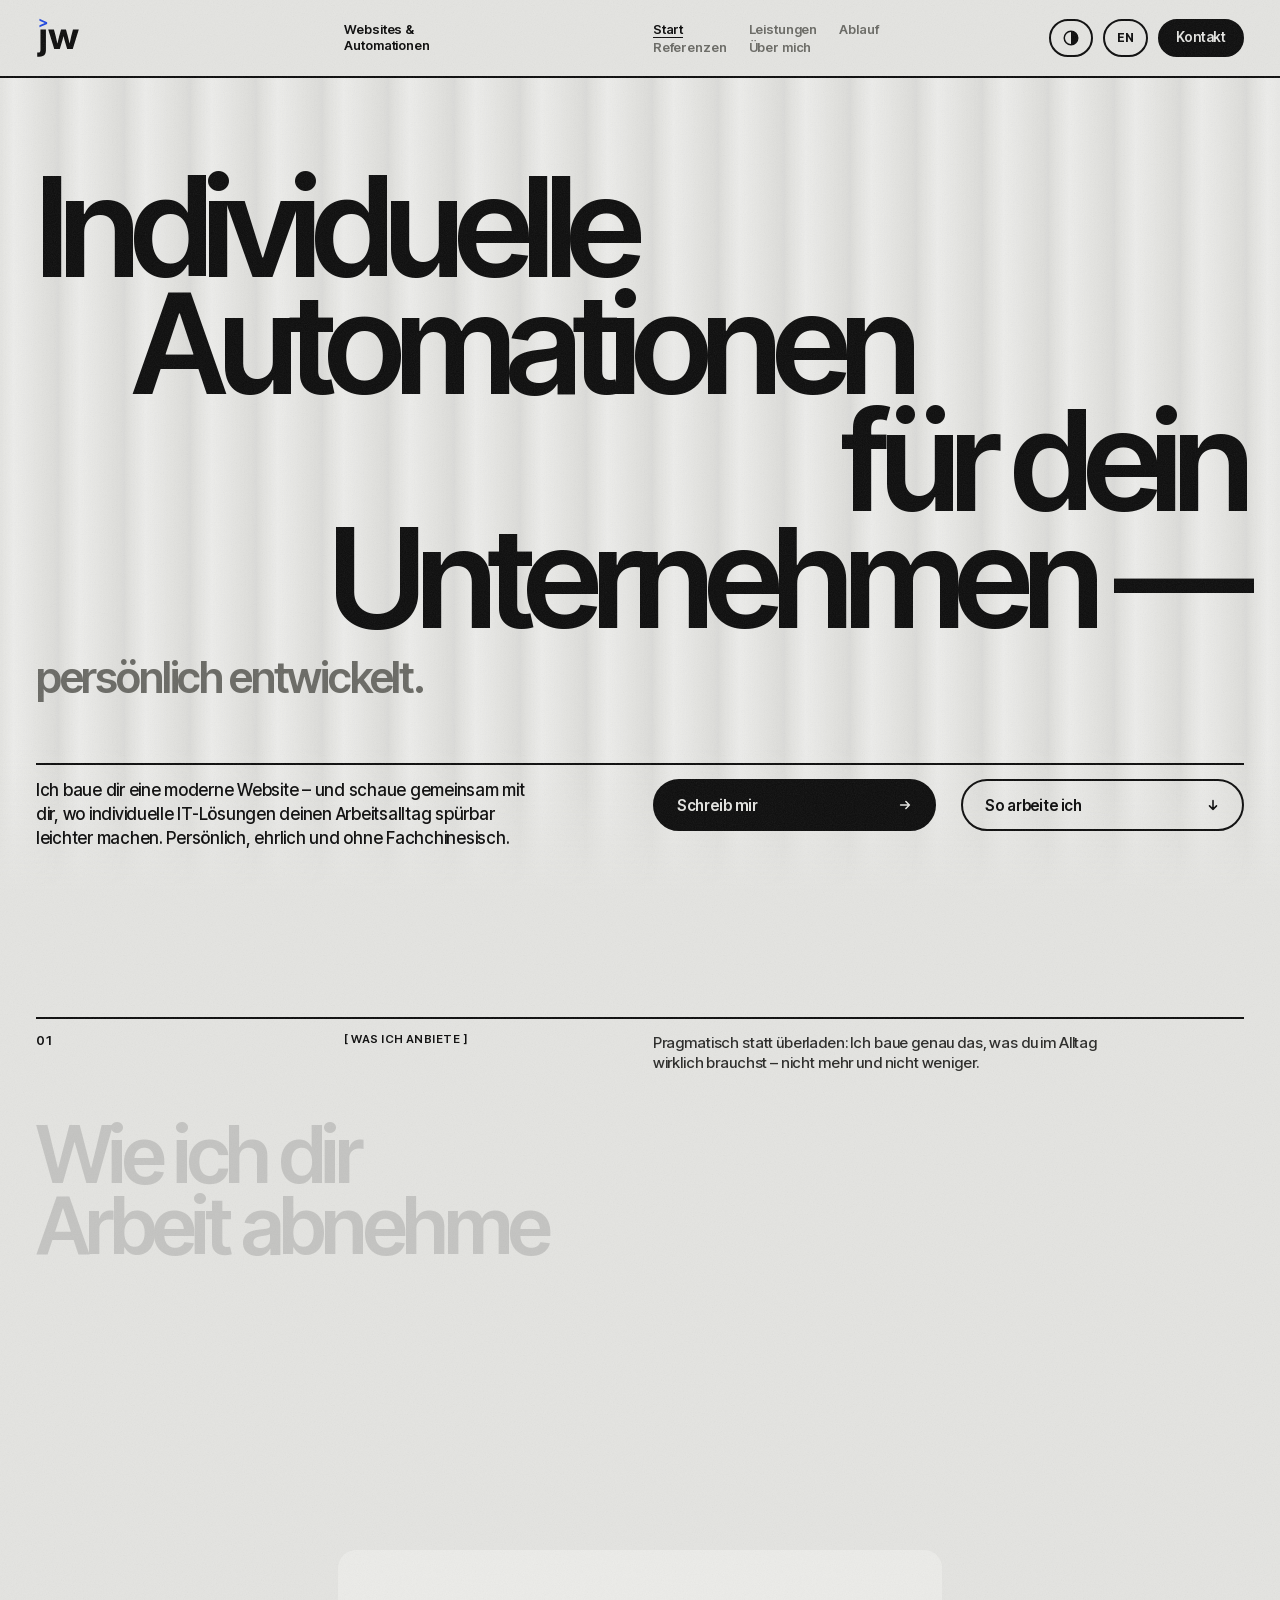
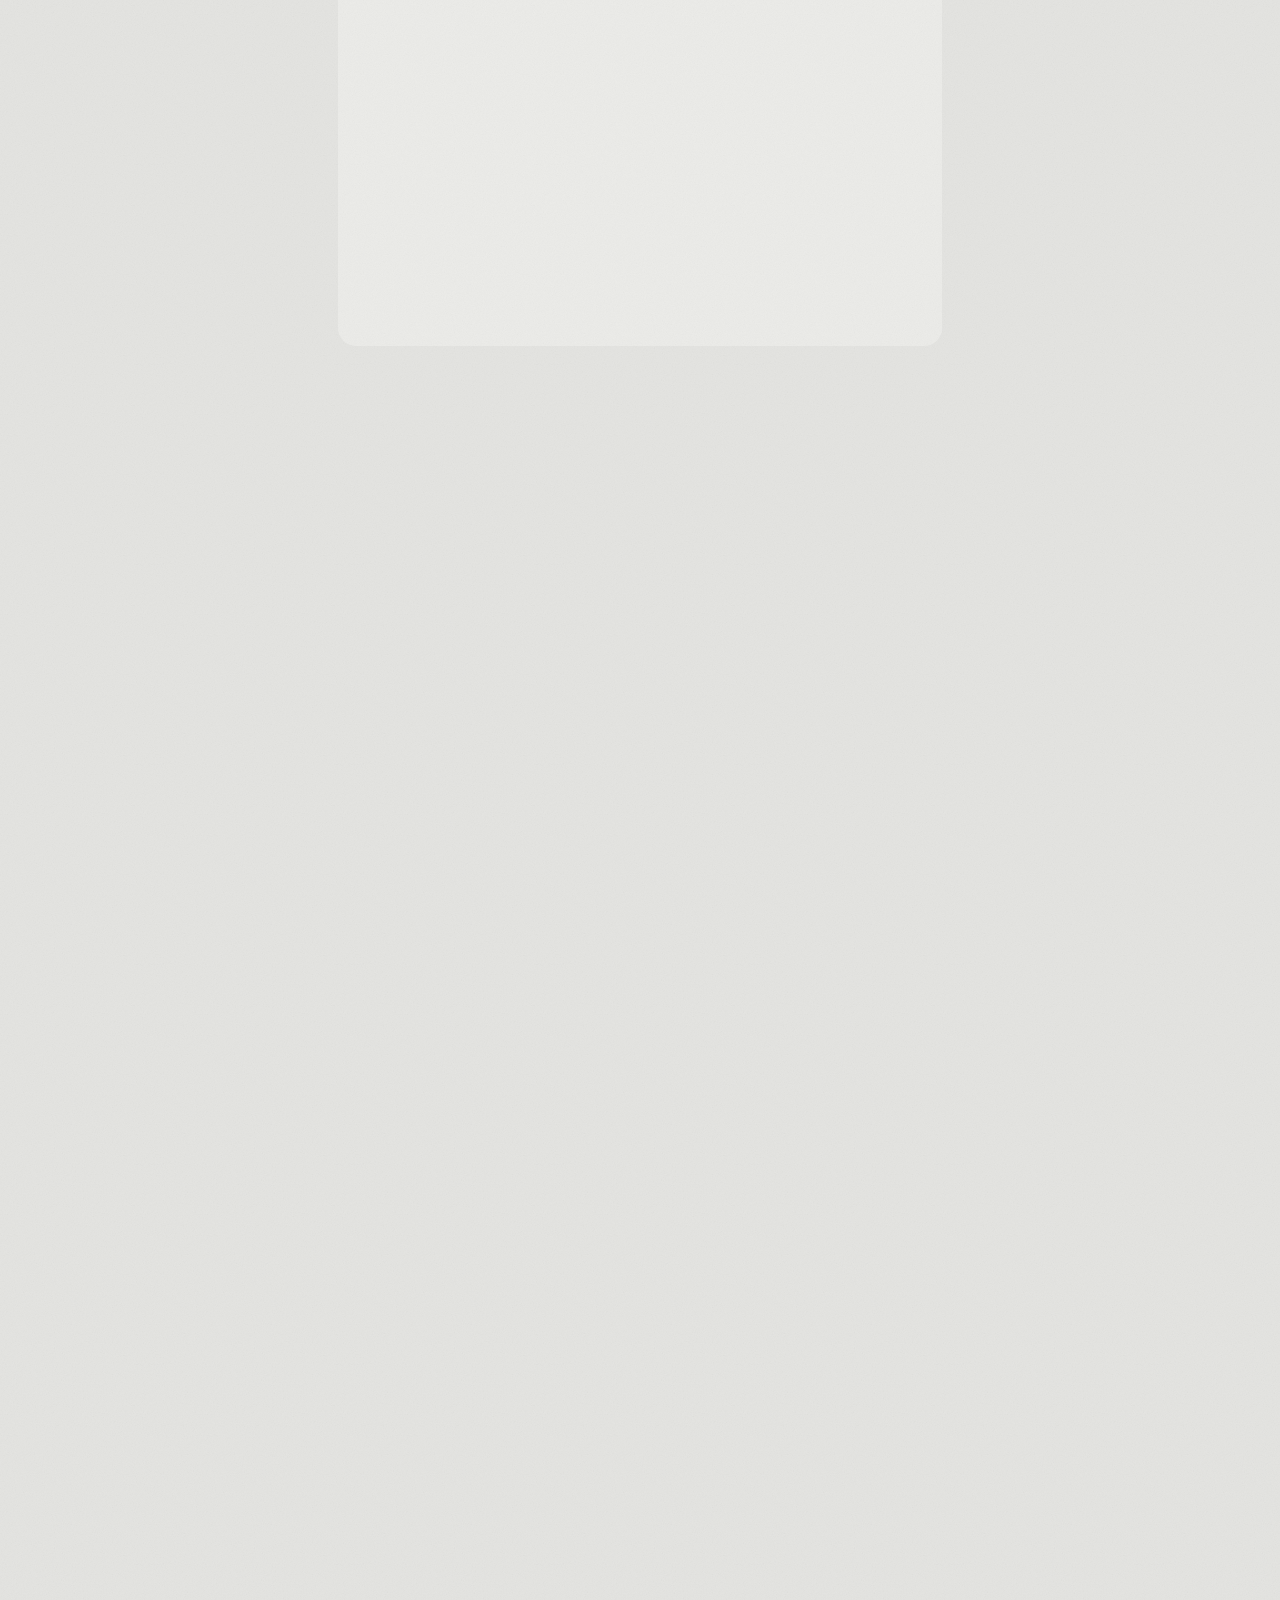
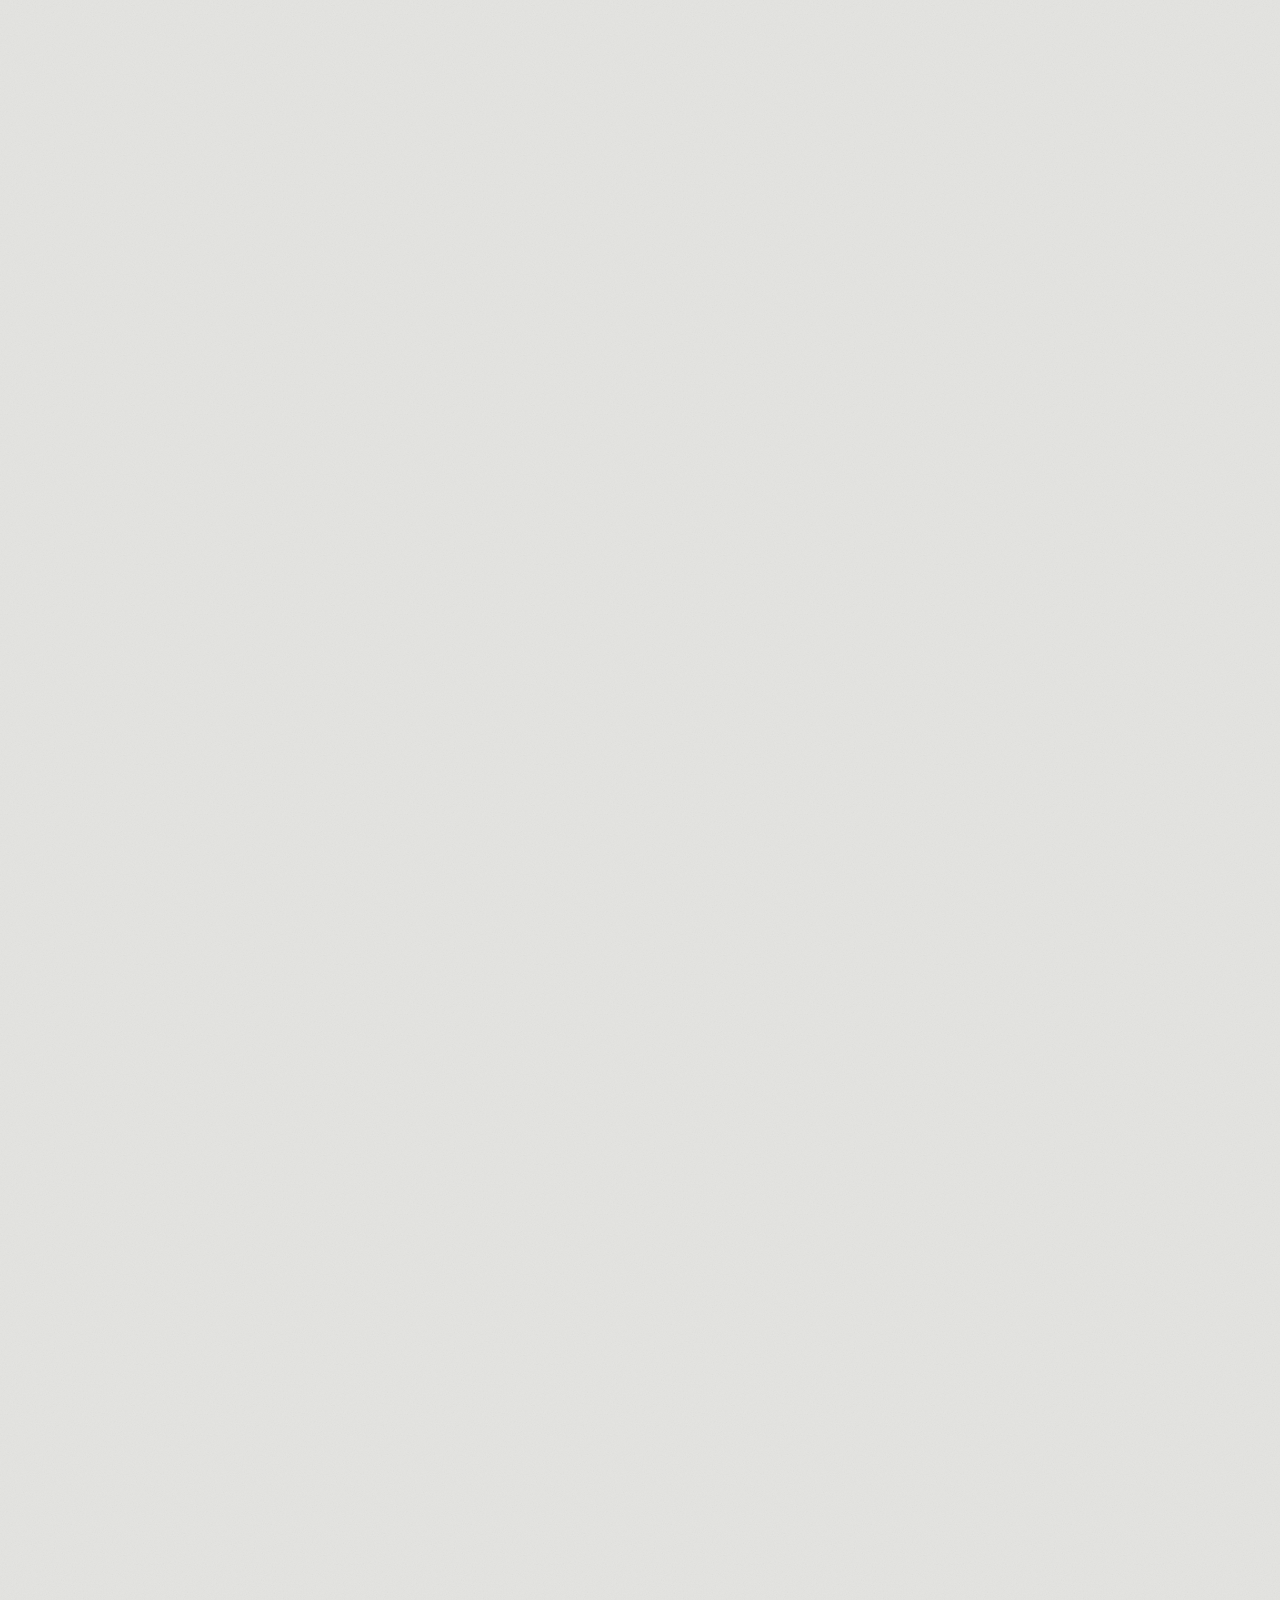
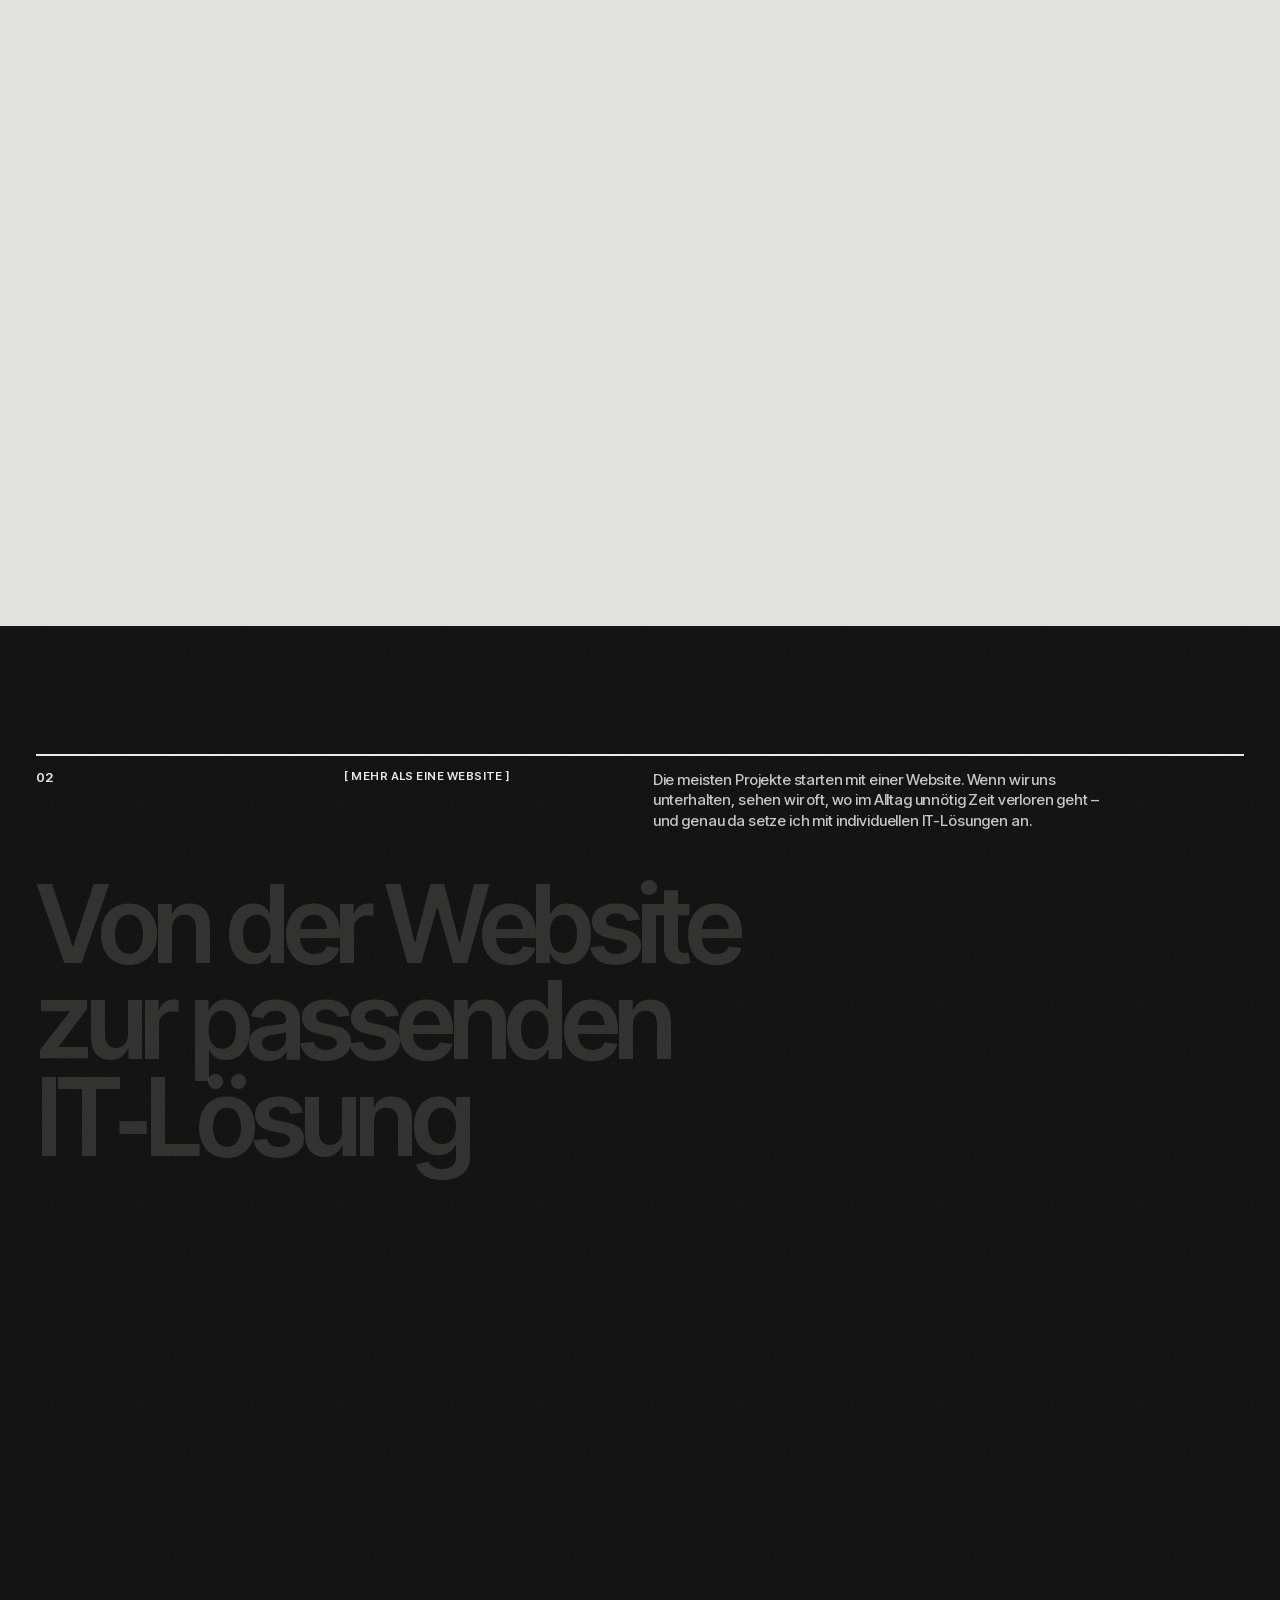
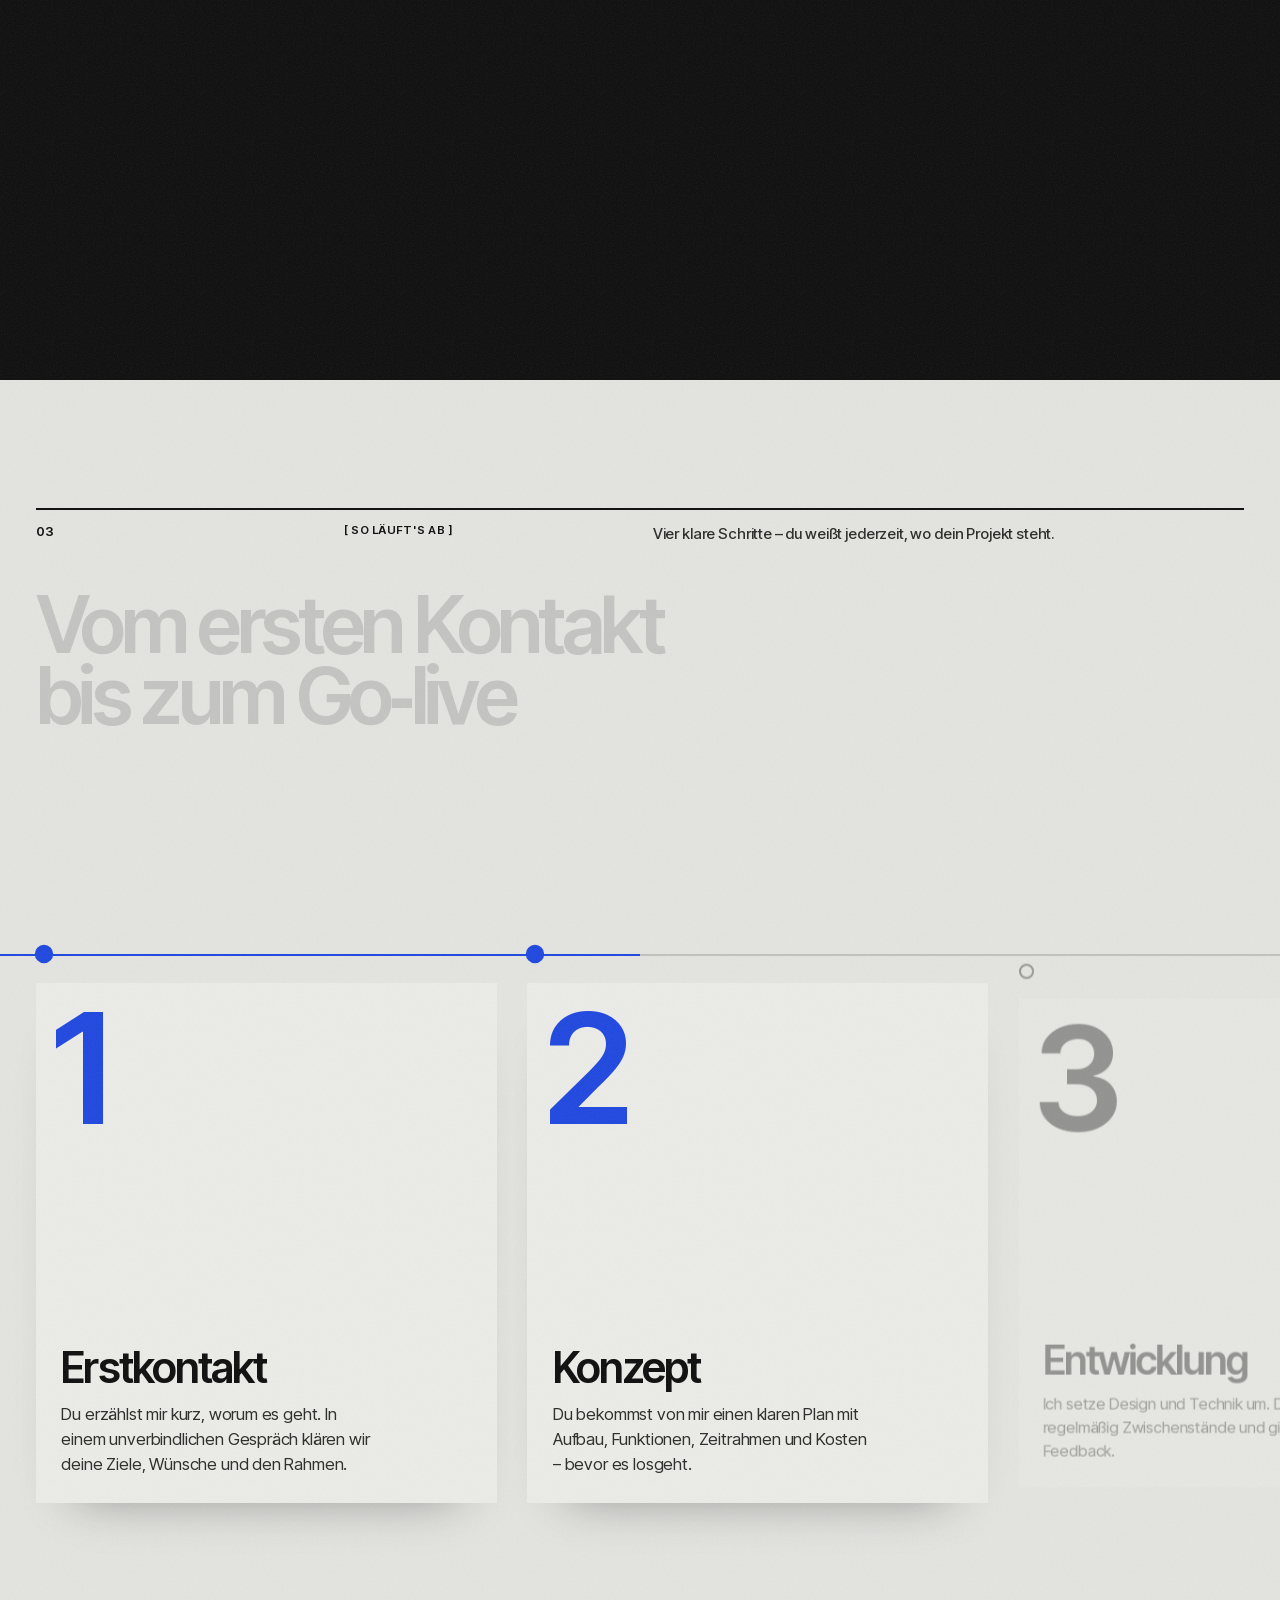
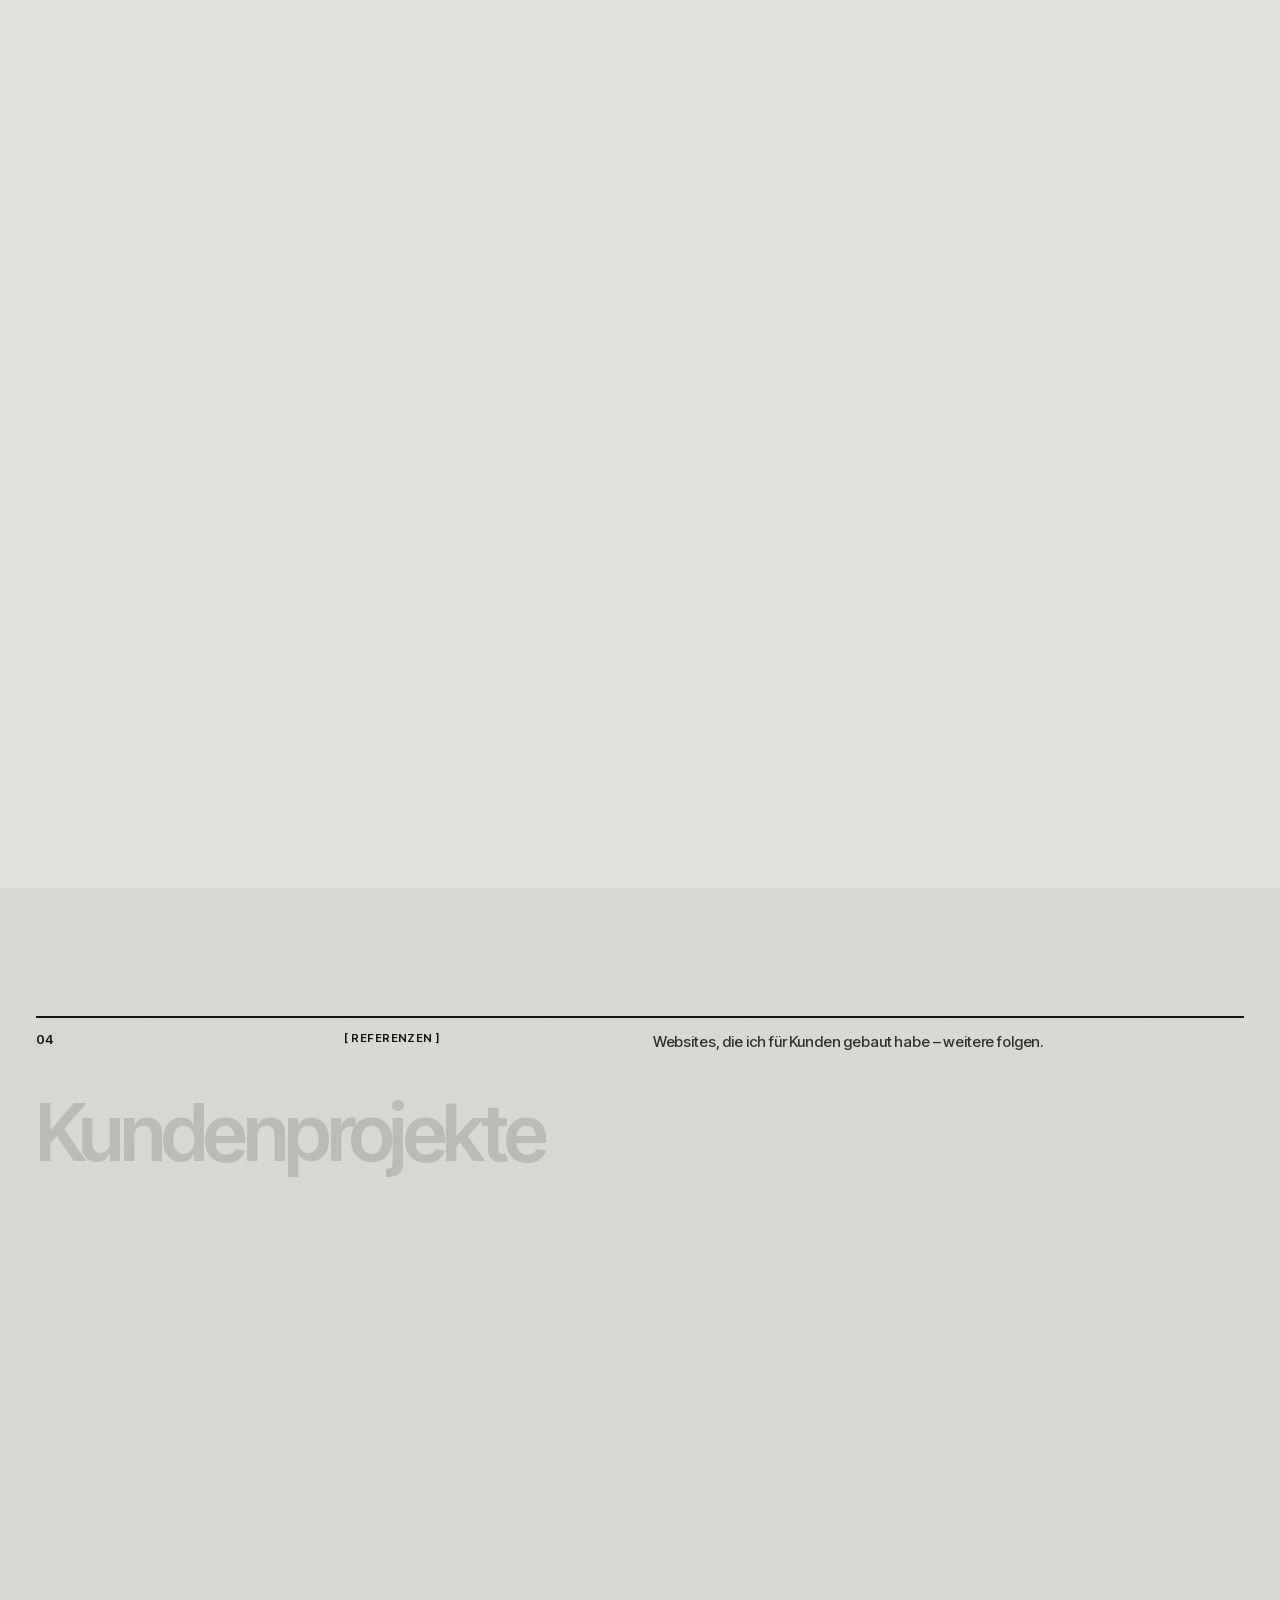
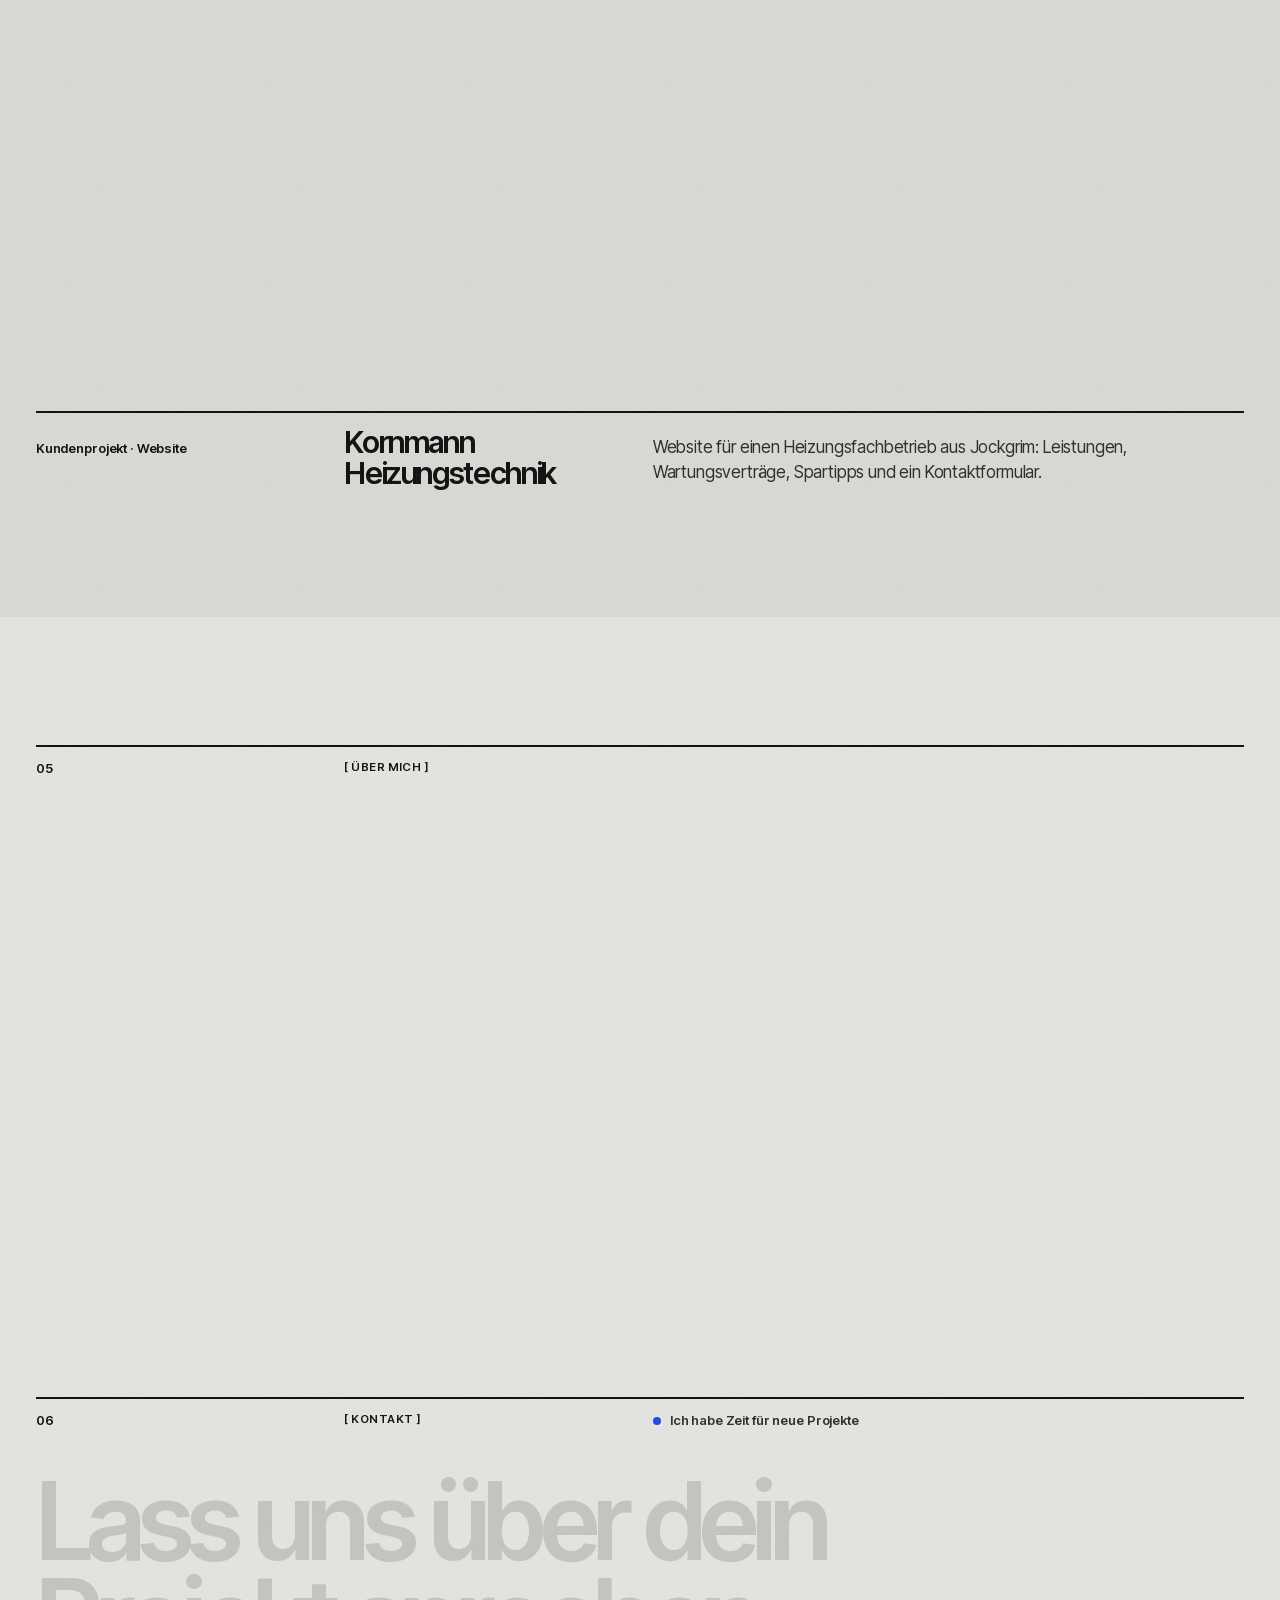
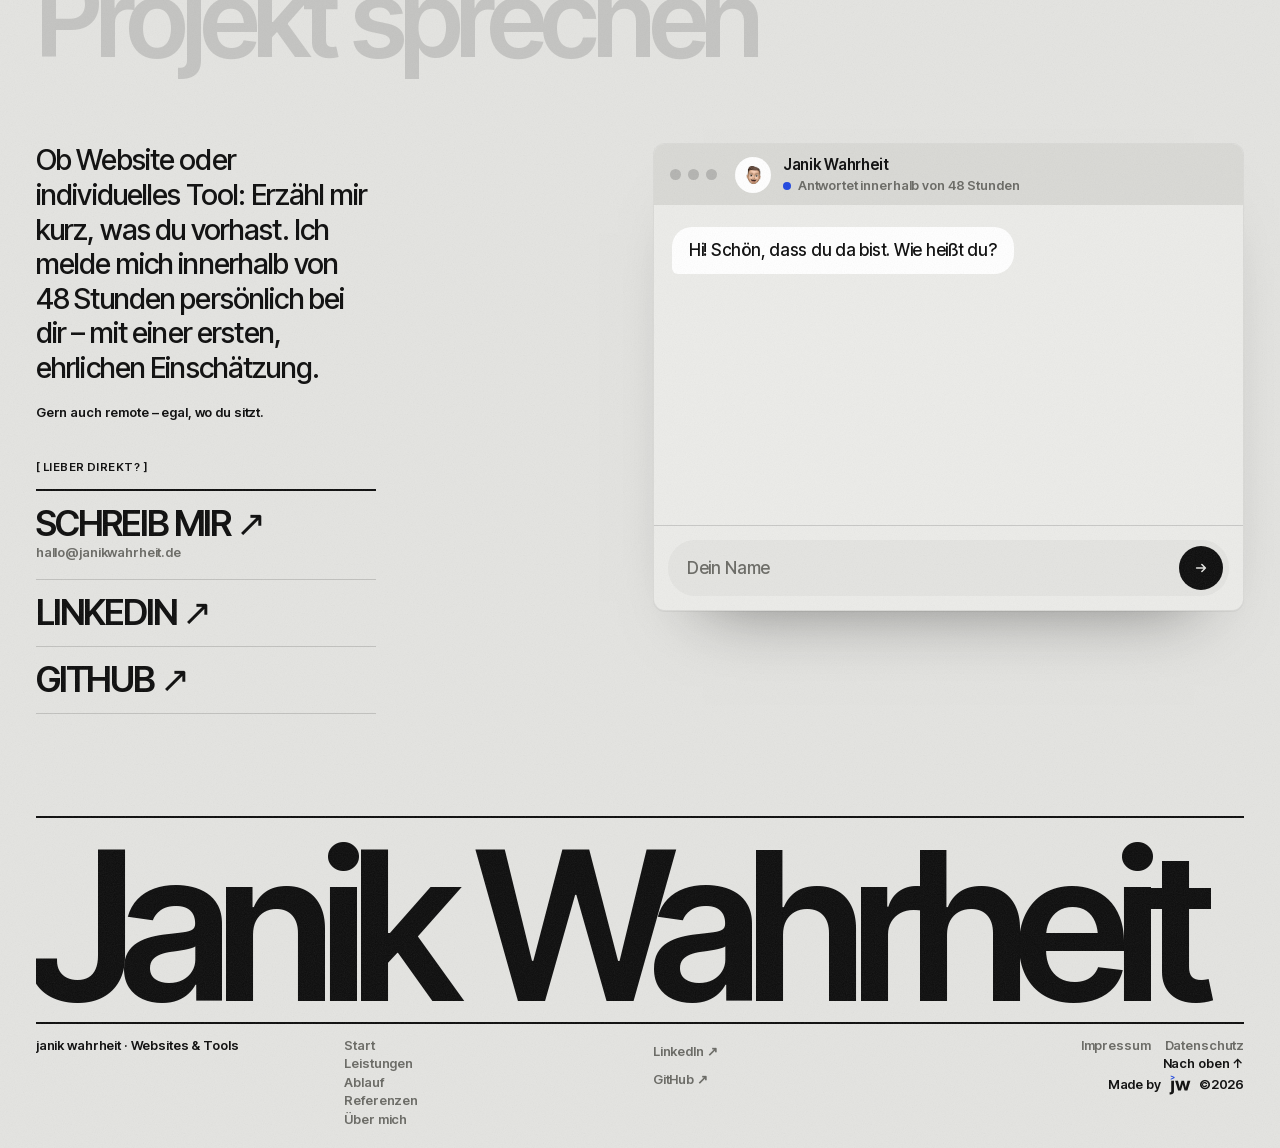
<file: index.html>
<!DOCTYPE html>
<html lang="de">

<head>
  <meta charset="UTF-8">
  <meta name="viewport" content="width=device-width, initial-scale=1.0, viewport-fit=cover">
  <title data-i18n-title="home.title">Janik Wahrheit — Websites &amp; IT-Lösungen</title>
  <meta name="description" data-i18n-content="home.meta_desc"
    content="Ich baue Websites und individuelle IT-Lösungen für kleine Unternehmen und Selbstständige – persönlich, verständlich und direkt mit mir.">
  <meta name="theme-color" content="#E4E4E1">
  <link rel="icon" type="image/svg+xml" href="assets/img/favicon.svg">
  <link rel="stylesheet" href="css/style.css?v=20261118">
  <script src="js/theme.js?v=20261118"></script>
  <script>document.documentElement.classList.add("js");</script>
</head>

<body>
  <svg width="0" height="0" style="position:absolute" aria-hidden="true" focusable="false">
    <symbol id="jw-mark" viewBox="650 690 1700 1540">
      <g transform="translate(448.824415 559.140952)" style="fill:var(--jw-ink,currentColor)">
        <path
          d="M373.634,570.579L584.409,570.579L584.409,1390.892C584.409,1442.636 574.321,1486.31 554.146,1521.914C533.97,1557.518 504.419,1584.458 465.492,1602.734C426.566,1621.011 378.619,1630.149 321.653,1630.149L247.597,1630.149L247.597,1463.523L291.034,1463.523C320.466,1463.523 341.591,1456.165 354.408,1441.449C367.226,1426.733 373.634,1403.472 373.634,1371.666L373.634,570.579Z" />
        <path
          d="M906.268,1332.501L673.419,570.579L894.163,570.579L963.234,840.456C976.526,894.099 989.581,950.235 1002.398,1008.862C1015.216,1067.49 1027.796,1126.948 1040.138,1187.238L1013.079,1187.238C1026.372,1127.423 1040.138,1068.083 1054.38,1009.218C1068.621,950.353 1082.626,894.099 1096.392,840.456L1169.024,570.579L1359.149,570.579L1430.356,840.456C1444.598,894.099 1458.721,950.235 1472.725,1008.862C1486.729,1067.49 1500.377,1126.948 1513.669,1187.238L1485.898,1187.238C1498.716,1126.948 1511.415,1067.609 1523.995,1009.218C1536.575,950.828 1549.273,894.574 1562.091,840.456L1630.45,570.579L1854.754,570.579L1621.193,1332.501L1404.722,1332.501L1317.136,1032.005C1308.591,1002.572 1300.284,971.834 1292.214,939.791C1284.143,907.747 1276.192,875.348 1268.359,842.592C1260.526,809.837 1252.575,778.031 1244.504,747.174L1283.669,747.174C1275.598,778.031 1267.528,809.837 1259.458,842.592C1251.388,875.348 1243.318,907.747 1235.247,939.791C1227.177,971.834 1218.87,1002.572 1210.325,1032.005L1122.027,1332.501L906.268,1332.501Z" />
      </g>
      <path style="fill:var(--jw-chev,#1F47E0)" d="M783 720L1080 850V922L783 1052V971L990 886L783 801Z" />
    </symbol>
  </svg>

  <a class="skip-link" href="#main" data-i18n="common.skip_link">Zum Inhalt springen</a>

  <header class="mast" id="top">
    <div class="wrap mast-inner">
      <a class="brand" href="index.html" aria-label="Janik Wahrheit">
        <svg class="mark" viewBox="0 0 1700 1540" aria-hidden="true" focusable="false">
          <use href="#jw-mark" />
        </svg>
      </a>
      <p class="mast-tag t-xs" data-i18n="common.tagline">Websites &amp; Automationen</p>
      <nav class="nav" id="nav">
        <a href="index.html" class="active"><span data-i18n="common.nav_home">Start</span></a>
        <a href="index.html#services"><span data-i18n="common.nav_services">Leistungen</span></a>
        <a href="index.html#process"><span data-i18n="common.nav_process">Ablauf</span></a>
        <a href="index.html#work"><span data-i18n="common.nav_work">Referenzen</span></a>
        <a href="aboutme/index.html"><span data-i18n="common.nav_about">Über mich</span></a>
        <a class="nav-contact" href="#contact-form"><span data-i18n="common.nav_contact_btn">Kontakt</span></a>
      </nav>
      <div class="mast-actions">
        <button class="theme-toggle" id="theme-toggle" type="button" aria-pressed="false" aria-label="Dunkles Design" data-i18n-attr="aria-label:common.theme_toggle_aria"><svg viewBox="0 0 24 24" aria-hidden="true" focusable="false"><circle cx="12" cy="12" r="9" /><path d="M12 3a9 9 0 0 1 0 18z" /></svg></button>
        <button class="lang-toggle" id="lang-toggle" type="button" aria-label="Switch to English">EN</button>
        <a class="btn btn-ink btn-sm mast-cta" href="#contact-form"><span
            data-i18n="common.nav_contact_btn">Kontakt</span></a>
        <button class="nav-toggle" id="nav-toggle" type="button" aria-label="Menü öffnen"
          data-i18n-attr="aria-label:common.nav_toggle_aria" aria-expanded="false" aria-controls="nav">
          <span></span><span></span>
        </button>
      </div>
    </div>
  </header>

  <main id="main">

    <!-- HERO — poster #1 -->
    <section class="hero flutes" id="hero" aria-label="Einleitung" data-i18n-attr="aria-label:home.hero_aria">
      <div class="wrap">
        <div class="hero-title" data-glass-area>
          <h1 class="display" data-i18n-html="home.hero_h1"><span class="l l1">Individuelle</span> <span
              class="l l2"><span class="rotator"
                data-words="Websites|Automationen|Dashboards|Web-Apps">Websites</span></span> <span class="l l3">für
              dein</span> <span class="l l4">Unternehmen&nbsp;—</span> <span class="l l5 accent-text">persönlich
              entwickelt.</span></h1>
          <div class="blur-lens" aria-hidden="true"></div>
        </div>

        <div class="foot-row g4">
          <p class="hero-sub" data-i18n="home.hero_sub">Ich baue dir eine moderne Website – und schaue gemeinsam mit
            dir, wo individuelle IT-Lösungen deinen Arbeitsalltag spürbar leichter machen. Persönlich, ehrlich und ohne
            Fachchinesisch.</p>
          <a class="btn btn-ink" href="#contact-form"><span data-i18n="home.hero_cta_primary">Schreib mir</span><svg
              class="arr" viewBox="0 0 16 16" aria-hidden="true">
              <path d="M3 8h10M9 4l4 4-4 4" />
            </svg></a>
          <a class="btn btn-line" href="#process"><span data-i18n="home.hero_cta_secondary">So arbeite ich</span><svg
              class="arr arr-down" viewBox="0 0 16 16" aria-hidden="true">
              <path d="M8 3v10M4 9l4 4 4-4" />
            </svg></a>
        </div>
      </div>
    </section>

    <!-- SERVICES -->
    <section class="sec" id="services">
      <div class="wrap">
        <header class="sec-head g4">
          <span class="t-xs sec-num">01</span>
          <span class="t-br" data-i18n="home.services_eyebrow">Was ich anbiete</span>
          <p class="t-sm sec-sub" data-i18n="home.services_sub">Pragmatisch statt überladen: Ich baue genau das, was du
            im Alltag wirklich brauchst – nicht mehr und nicht weniger.</p>
        </header>
        <h2 class="h2" data-i18n="home.services_h2">Wie ich dir Arbeit abnehme</h2>

      </div>

      <!-- zoom scene: the stage pins, each service panel zooms in to fill it -->
      <div class="zoom-track" data-zoom style="--n:4">
        <div class="zoom-stage">

          <article class="zpanel zpanel--grey">
            <div class="zpanel-head"><span class="t-xs">01 / 04</span><span class="t-br"
                data-i18n="home.services_eyebrow">Was ich anbiete</span></div>
            <h3 class="zpanel-title" data-i18n="home.service1_title">Websites</h3>
            <div class="zpanel-visual" aria-hidden="true">
              <svg class="zv zv-web" viewBox="0 0 400 260">
                <rect x="1" y="1" width="398" height="258" rx="10" class="frame" />
                <path d="M1 34h398" class="frame" />
                <circle cx="20" cy="17.5" r="4" class="dim" />
                <circle cx="34" cy="17.5" r="4" class="dim" />
                <circle cx="48" cy="17.5" r="4" class="dim" />
                <rect x="120" y="10" width="160" height="15" rx="7.5" class="soft" />
                <rect x="28" y="62" width="170" height="16" rx="3" class="ink" />
                <rect x="28" y="86" width="120" height="16" rx="3" class="ink" />
                <rect x="28" y="116" width="190" height="7" rx="3.5" class="dim" />
                <rect x="28" y="130" width="150" height="7" rx="3.5" class="dim" />
                <rect x="28" y="152" width="92" height="26" rx="13" class="accent" />
                <rect x="244" y="58" width="128" height="122" rx="6" class="tint" />
                <circle cx="308" cy="119" r="26" class="accent" />
                <rect x="28" y="200" width="104" height="38" rx="6" class="soft" />
                <rect x="148" y="200" width="104" height="38" rx="6" class="soft" />
                <rect x="268" y="200" width="104" height="38" rx="6" class="soft" />
              </svg>
            </div>
            <p class="zpanel-text" data-i18n="home.service1_desc">Schnelle, saubere Websites, die auf dem Handy genauso
              gut funktionieren wie am Laptop und klar zeigen, was du anbietest – von der einfachen Landingpage bis zur
              kompletten Seite für deinen Betrieb.</p>
          </article>

          <article class="zpanel zpanel--blue">
            <div class="zpanel-head"><span class="t-xs">02 / 04</span><span class="t-xs status"><span class="dot"
                  aria-hidden="true"></span><span data-i18n="home.demo_live">läuft</span></span></div>
            <h3 class="zpanel-title" data-i18n="home.service0_title">Automationen</h3>
            <div class="zpanel-visual" aria-hidden="true">
              <svg class="zv zv-flow" viewBox="0 0 400 260">
                <path d="M68 70H332V190H68" class="track" />
                <path d="M68 70H332V190H68" class="pulse" pathLength="100" />
                <g class="node">
                  <rect x="40" y="42" width="56" height="56" rx="12" />
                  <path d="M54 60h28v20H54zM54 61l14 10 14-10" />
                </g>
                <g class="node">
                  <rect x="304" y="42" width="56" height="56" rx="12" />
                  <circle cx="332" cy="70" r="8" />
                  <path d="M332 52v6M332 82v6M314 70h6M344 70h6M319 57l4 4M341 79l4 4M345 57l-4 4M323 79l-4 4" />
                </g>
                <g class="node">
                  <rect x="304" y="162" width="56" height="56" rx="12" />
                  <path d="M318 176h28v28h-28zM318 184h28M325 172v7M339 172v7" />
                  <circle cx="332" cy="195" r="3" class="fillw" />
                </g>
                <g class="node node--done">
                  <rect x="40" y="162" width="56" height="56" rx="12" />
                  <path d="M56 190l8 8 16-16" />
                </g>
              </svg>
            </div>
            <p class="zpanel-text" data-i18n="home.service0_desc">Wiederkehrende Aufgaben laufen von allein: Anfragen
              werden automatisch erfasst, Daten zwischen deinen Programmen übertragen, Termine gebucht und Berichte
              erstellt – ohne dass jemand Daten doppelt pflegt oder per Hand kopiert.</p>
          </article>

          <article class="zpanel zpanel--ink">
            <div class="zpanel-head"><span class="t-xs">03 / 04</span><span class="t-xs status"><span class="dot"
                  aria-hidden="true"></span>Live</span></div>
            <h3 class="zpanel-title" data-i18n="home.service2_title">Tools &amp; Dashboards</h3>
            <div class="zpanel-visual" aria-hidden="true">
              <svg class="zv zv-dash" viewBox="0 0 400 260">
                <rect x="1" y="1" width="398" height="258" rx="10" class="frame" />
                <rect x="24" y="22" width="110" height="10" rx="5" class="dim" />
                <rect x="24" y="44" width="70" height="26" rx="4" class="ink" />
                <rect x="150" y="22" width="80" height="10" rx="5" class="dim" />
                <rect x="150" y="44" width="56" height="26" rx="4" class="ink" />
                <path d="M24 236h352" class="frame" />
                <rect class="bar" x="34" y="150" width="34" height="86" style="--d:0s" />
                <rect class="bar" x="86" y="120" width="34" height="116" style="--d:-.4s" />
                <rect class="bar" x="138" y="160" width="34" height="76" style="--d:-.8s" />
                <rect class="bar" x="190" y="104" width="34" height="132" style="--d:-1.2s" />
                <rect class="bar" x="242" y="134" width="34" height="102" style="--d:-1.6s" />
                <rect class="bar accent" x="294" y="84" width="34" height="152" style="--d:-2s" />
                <path d="M34 120 L103 98 L155 112 L207 78 L259 92 L311 56 L366 40" class="line" />
                <circle cx="366" cy="40" r="6" class="accent" />
              </svg>
            </div>
            <p class="zpanel-text" data-i18n="home.service2_desc">Software, die genau zu deinem Betrieb passt: interne
              Tools, die deine Abläufe abbilden, und Dashboards, die Daten aus verschiedenen Quellen zusammenführen und
              dir auf einen Blick zeigen, wo du stehst – statt Excel-Listen, bei denen irgendwann keiner mehr
              durchblickt.</p>
          </article>

          <article class="zpanel zpanel--light">
            <div class="zpanel-head"><span class="t-xs">04 / 04</span><span class="t-br"
                data-i18n="home.services_eyebrow">Was ich anbiete</span></div>
            <h3 class="zpanel-title" data-i18n="home.service3_title">Ehrliche Einschätzung</h3>
            <div class="zpanel-visual zchat">
              <p class="zchat-q" data-i18n="home.chat_q">Brauche ich wirklich eine eigene App?</p>
              <p class="zchat-a" data-i18n="home.chat_a">Ehrlich? Wahrscheinlich nicht. Eine gute Web-App reicht völlig.
              </p>
            </div>
            <p class="zpanel-text" data-i18n="home.service3_desc">Du bist unsicher, welches Tool oder welche Lösung zu
              dir passt? Ich schaue es mir mit dir an und sage dir ehrlich, was sich lohnt – und was nicht.</p>
          </article>
        </div>
      </div>
    </section>

    <!-- WEBSITE -> IT SOLUTION -->
    <section class="sec sec--ink" id="approach">
      <svg class="liquid" viewBox="0 0 1440 900" preserveAspectRatio="xMidYMid slice" aria-hidden="true">
        <defs>
          <filter id="liquid-fx" x="-20%" y="-20%" width="140%" height="140%">
            <feGaussianBlur stdDeviation="14" result="soft" />
            <feTurbulence type="fractalNoise" baseFrequency="1.15" numOctaves="2" seed="7" result="grain" />
            <feDisplacementMap in="soft" in2="grain" scale="70" xChannelSelector="R" yChannelSelector="G" />
          </filter>
        </defs>
        <path class="liquid-path" pathLength="1" filter="url(#liquid-fx)"
          d="M-80 170C160 120 300 330 220 470S60 760 300 790 640 560 600 400 520 120 760 150 1010 470 900 610 830 860 1080 830 1360 560 1270 360 1160 110 1520 90" />
      </svg>
      <div class="wrap">
        <header class="sec-head g4">
          <span class="t-xs sec-num">02</span>
          <span class="t-br" data-i18n="home.flow_eyebrow">Mehr als eine Website</span>
          <p class="t-sm sec-sub" data-i18n="home.flow_sub">Die meisten Projekte starten mit einer Website. Wenn wir uns
            unterhalten, sehen wir oft, wo im Alltag unnötig Zeit verloren geht – und genau da setze ich mit
            individuellen IT-Lösungen an.</p>
        </header>
        <h2 class="h2 h2--xl" data-i18n="home.flow_h2">Von der Website zur passenden IT‑Lösung</h2>

        <ol class="stages g3">
          <li class="stage">
            <div class="stage-top"><span class="t-xs">01</span><span class="t-xs" data-i18n="home.flow1_label">Der
                Start</span><span class="stage-arr" aria-hidden="true">→</span></div>
            <h3 class="h3" data-i18n="home.flow1_title">Deine Website</h3>
            <p data-i18n="home.flow1_desc">Ein moderner, schneller Auftritt, der dein Angebot klar zeigt und dir
              Anfragen bringt.</p>
          </li>
          <li class="stage">
            <div class="stage-top"><span class="t-xs">02</span><span class="t-xs" data-i18n="home.flow2_label">Im
                Gespräch</span><span class="stage-arr" aria-hidden="true">→</span></div>
            <h3 class="h3" data-i18n="home.flow2_title">Potenzial erkennen</h3>
            <p data-i18n="home.flow2_desc">Wir schauen uns gemeinsam deine Abläufe an: Wo pflegst du Daten doppelt,
              überträgst sie per Hand oder suchst ewig?</p>
          </li>
          <li class="stage">
            <div class="stage-top"><span class="t-xs">03</span><span class="t-xs" data-i18n="home.flow3_label">Der
                nächste Schritt</span><span class="stage-arr" aria-hidden="true">●</span></div>
            <h3 class="h3" data-i18n="home.flow3_title">Individuelle IT-Lösung</h3>
            <p data-i18n="home.flow3_desc">Tools, Dashboards und Automatisierungen, die genau zu deinem Betrieb passen.
            </p>
            <ul class="chips">
              <li data-i18n="home.flow3_chip1">Anfragen automatisch erfassen</li>
              <li data-i18n="home.flow3_chip2">Excel → Dashboard</li>
              <li data-i18n="home.flow3_chip3">Online-Terminbuchung</li>
              <li data-i18n="home.flow3_chip4">Angebote &amp; Rechnungen per Klick</li>
              <li data-i18n="home.flow3_chip5">Kundendaten an einem Ort</li>
              <li data-i18n="home.flow3_chip6">Digitale Formulare statt Papier</li>
              <li data-i18n="home.flow3_chip7">Automatische Erinnerungen</li>
              <li data-i18n="home.flow3_chip8">Lagerbestand im Blick</li>
            </ul>
          </li>
        </ol>
        <p class="note" data-i18n="home.flow_note">Kein Muss: Wenn eine Website alles ist, was du brauchst, bleibt es
          genau dabei.</p>
      </div>
    </section>

    <!-- PROCESS -->
    <section class="sec" id="process">
      <div class="wrap">
        <header class="sec-head g4">
          <span class="t-xs sec-num">03</span>
          <span class="t-br" data-i18n="home.process_eyebrow">So läuft's ab</span>
          <p class="t-sm sec-sub" data-i18n="home.process_sub">Vier klare Schritte – du weißt jederzeit, wo dein Projekt
            steht.</p>
        </header>
        <h2 class="h2" data-i18n="home.process_h2">Vom ersten Kontakt bis zum Go‑live</h2>
      </div>

      <!-- horizontal timeline: the stage pins, the track of steps slides sideways -->
      <div class="htrack-wrap" data-htrack>
        <div class="htrack-stage">
          <ol class="steps g4 htrack">
            <li class="step">
              <span class="step-node" aria-hidden="true"></span>
              <span class="step-n" aria-hidden="true">1</span>
              <h3 class="h3" data-i18n="home.step1_title">Erstkontakt</h3>
              <p data-i18n="home.step1_desc">Du erzählst mir kurz, worum es geht. In einem unverbindlichen Gespräch
                klären wir deine Ziele, Wünsche und den Rahmen.</p>
            </li>
            <li class="step">
              <span class="step-node" aria-hidden="true"></span>
              <span class="step-n" aria-hidden="true">2</span>
              <h3 class="h3" data-i18n="home.step2_title">Konzept</h3>
              <p data-i18n="home.step2_desc">Du bekommst von mir einen klaren Plan mit Aufbau, Funktionen, Zeitrahmen
                und Kosten – bevor es losgeht.</p>
            </li>
            <li class="step">
              <span class="step-node" aria-hidden="true"></span>
              <span class="step-n" aria-hidden="true">3</span>
              <h3 class="h3" data-i18n="home.step3_title">Entwicklung</h3>
              <p data-i18n="home.step3_desc">Ich setze Design und Technik um. Du siehst regelmäßig Zwischenstände und
                gibst mir Feedback.</p>
            </li>
            <li class="step">
              <span class="step-node" aria-hidden="true"></span>
              <span class="step-n" aria-hidden="true">4</span>
              <h3 class="h3" data-i18n="home.step4_title">Launch &amp; Go</h3>
              <p data-i18n="home.step4_desc">Test, Feinschliff, live. Danach bin ich weiter für Anpassungen und neue
                Ideen für dich da.</p>
            </li>
          </ol>
        </div>
      </div>
    </section>

    <!-- WORK — live client sites in a browser window -->
    <section class="sec sec--tint" id="work">
      <div class="wrap">
        <header class="sec-head g4">
          <span class="t-xs sec-num">04</span>
          <span class="t-br" data-i18n="home.work_eyebrow">Referenzen</span>
          <p class="t-sm sec-sub" data-i18n="home.work_sub">Websites, die ich für Kunden gebaut habe – weitere folgen.
          </p>
        </header>
        <h2 class="h2" data-i18n="home.work_h2">Kundenprojekte</h2>

        <!-- live projects in a browser window: tabs switch project, the address bar follows; client tabs are shuffled on every load (main.js) -->
        <div class="browser" data-browser>
          <div class="browser-bar">
            <span class="browser-dots" aria-hidden="true"><i></i><i></i><i></i></span>
            <div class="browser-tabs" role="tablist" aria-label="Kundenprojekte"
              data-i18n-attr="aria-label:home.work_h2">
              <button class="browser-tab" role="tab" id="bt-kornmann" aria-controls="bp-kornmann" aria-selected="true"
                data-url="kornmann-heizungstechnik.de" data-href="https://www.kornmann-heizungstechnik.de"><span
                  class="dot" aria-hidden="true"></span>Kornmann</button>
              <button class="browser-tab" role="tab" id="bt-marz" aria-controls="bp-marz" aria-selected="false"
                data-url="marz-franz.de" data-href="https://www.marz-franz.de"><span class="dot"
                  aria-hidden="true"></span>Franz Marz</button>
              <button class="browser-tab" role="tab" id="bt-soon" aria-controls="bp-soon" aria-selected="false"
                data-url="deine-website.de" data-href=""><span aria-hidden="true">+</span> <span
                  data-i18n="home.work_placeholder_tab">Dein Projekt</span></button>
            </div>
          </div>
          <div class="browser-url">
            <span class="browser-lock" aria-hidden="true"></span>
            <span class="browser-addr" data-addr>kornmann-heizungstechnik.de</span>
            <a class="browser-open t-xs" data-open href="https://www.kornmann-heizungstechnik.de" target="_blank"
              rel="noopener"><span data-i18n="home.work_open">Im neuen Tab öffnen</span> ↗</a>
          </div>
          <div class="browser-view">
            <section class="bpanel" role="tabpanel" id="bp-kornmann" aria-labelledby="bt-kornmann">
              <iframe src="https://www.kornmann-heizungstechnik.de" title="Kornmann Heizungstechnik – Live-Website"
                loading="lazy" referrerpolicy="no-referrer"></iframe>
              <button class="browser-shield" type="button" data-shield><span class="btn btn-ink"><span
                    data-i18n="home.work_explore">Website erkunden</span><svg class="arr" viewBox="0 0 16 16"
                    aria-hidden="true">
                    <path d="M3 8h10M9 4l4 4-4 4" />
                  </svg></span></button>
            </section>
            <section class="bpanel" role="tabpanel" id="bp-marz" aria-labelledby="bt-marz">
              <iframe src="https://www.marz-franz.de" title="Franz Marz Landmaschinen &amp; Gartengeräte – Live-Website"
                loading="lazy" referrerpolicy="no-referrer"></iframe>
              <button class="browser-shield" type="button" data-shield><span class="btn btn-ink"><span
                    data-i18n="home.work_explore">Website erkunden</span><svg class="arr" viewBox="0 0 16 16"
                    aria-hidden="true">
                    <path d="M3 8h10M9 4l4 4-4 4" />
                  </svg></span></button>
            </section>
            <section class="bpanel bpanel--cta flutes" role="tabpanel" id="bp-soon" aria-labelledby="bt-soon">
              <div class="cta-slot">
                <p class="cta-slot-kicker t-xs"><span class="dot" aria-hidden="true"></span><span
                    data-i18n="home.work_cta_kicker">Platz für dein Projekt</span></p>
                <p class="cta-slot-title" data-i18n-html="home.work_cta_title">Hier könnte <em>deine</em> Website
                  stehen.</p>
                <p class="cta-slot-text" data-i18n="home.work_cta_text">Erzähl mir kurz, was du vorhast. Ich melde mich
                  innerhalb von 48 Stunden persönlich bei dir – mit einer ersten, ehrlichen Einschätzung.</p>
                <div class="cta-slot-actions">
                  <a class="btn btn-ink" href="#contact-form"><span data-i18n="home.work_cta_primary">Projekt
                      anfragen</span><svg class="arr" viewBox="0 0 16 16" aria-hidden="true">
                      <path d="M3 8h10M9 4l4 4-4 4" />
                    </svg></a>
                  <a class="btn btn-line" href="#process"><span data-i18n="home.work_cta_secondary">So arbeite
                      ich</span><svg class="arr arr-down" viewBox="0 0 16 16" aria-hidden="true">
                      <path d="M8 3v10M4 9l4 4 4-4" />
                    </svg></a>
                </div>
              </div>
            </section>
          </div>
        </div>

        <div class="browser-captions">
          <div class="bcap g4" data-cap="bt-kornmann">
            <span class="t-xs" data-i18n="home.ref_cat">Kundenprojekt · Website</span>
            <h3 class="h3">Kornmann Heizungstechnik</h3>
            <p data-i18n="home.ref1_desc">Website für einen Heizungsfachbetrieb aus Jockgrim: Leistungen,
              Wartungsverträge, Spartipps und ein Kontaktformular.</p>
          </div>
          <div class="bcap g4" data-cap="bt-marz">
            <span class="t-xs" data-i18n="home.ref_cat">Kundenprojekt · Website</span>
            <h3 class="h3">Franz Marz Landmaschinen &amp; Gartengeräte</h3>
            <p data-i18n="home.ref2_desc">Website für einen Landmaschinen- und Gartengerätehändler aus Rheinzabern:
              Sortiment und Marken, Werkstatt mit TÜV-Terminanfrage, Öffnungsstatus und Anfrageformular.</p>
          </div>
          <div class="bcap g4" data-cap="bt-soon">
            <span class="t-xs" data-i18n="home.work_placeholder_cat">Kundenprojekt</span>
            <h3 class="h3" data-i18n="home.work_placeholder_title">Dein Projekt</h3>
            <p data-i18n="home.work_placeholder_desc">Website, Automation oder individuelles Tool – dieser Platz ist für
              das nächste Projekt reserviert. Vielleicht ja deins.</p>
          </div>
        </div>
      </div>
    </section>

    <!-- ABOUT TEASER -->
    <section class="sec" id="about-teaser">
      <div class="wrap">
        <header class="sec-head g4">
          <span class="t-xs sec-num">05</span>
          <span class="t-br" data-i18n="common.nav_about">Über mich</span>
        </header>
        <div class="teaser g4">
          <p class="teaser-name" aria-hidden="true">Janik<br>Wahrheit</p>
          <figure class="teaser-photo bw">
            <img src="assets/img/janik-photo.jpg" alt="Foto von Janik Wahrheit" data-i18n-attr="alt:about.photo_alt"
              width="623" height="700" loading="lazy">
          </figure>
          <div class="teaser-text">
            <p class="lead" data-i18n-html="home.teaser_p1"><strong>Hi, ich bin Janik</strong> – ich studiere
              Wirtschaftsingenieurwesen (M.Sc.) am KIT und komme aus der Data Science. Ich baue Websites, Automationen
              und individuelle Tools für Selbstständige und kleine Betriebe.</p>
            <p data-i18n="home.teaser_p2">Kein Agentur-Apparat, keine Buzzwords: Du sprichst direkt mit mir, und ich
              sage dir ehrlich, was für dich sinnvoll ist.</p>
            <a class="btn btn-line" href="aboutme/index.html"><span data-i18n="home.teaser_link_label">Mehr über
                mich</span><svg class="arr" viewBox="0 0 16 16" aria-hidden="true">
                <path d="M3 8h10M9 4l4 4-4 4" />
              </svg></a>
          </div>
        </div>
      </div>
    </section>

    <!-- CONTACT -->
    <section class="sec contact" id="contact">
      <div class="wrap">
        <header class="sec-head g4">
          <span class="t-xs sec-num">06</span>
          <span class="t-br" data-i18n="common.nav_contact_btn">Kontakt</span>
          <p class="t-xs status sec-sub"><span class="dot" aria-hidden="true"></span><span
              data-i18n="home.contact_status">Ich habe Zeit für neue Projekte</span></p>
        </header>
        <h2 class="h2 h2--xl" data-i18n="home.contact_h2">Lass uns über dein Projekt sprechen</h2>
        <div class="contact-grid g4">
          <div class="contact-copy">
            <p class="lead" data-i18n="home.contact_sub">Ob Website oder individuelles Tool: Erzähl mir kurz, was du
              vorhast. Ich melde mich innerhalb von 48 Stunden persönlich bei dir – mit einer ersten, ehrlichen
              Einschätzung.</p>
            <p class="t-xs" data-i18n="home.contact_meta">Gern auch remote – egal, wo du sitzt.</p>
          </div>

          <!-- contact form as a chat: one question at a time, answers appear as bubbles; sends JSON to the form backend -->
          <div class="chat" id="contact-form" data-chat>
            <div class="chat-bar">
              <span class="browser-dots" aria-hidden="true"><i></i><i></i><i></i></span>
              <img class="chat-avatar" src="assets/img/memoji.png" alt="" width="36" height="36">
              <p class="chat-who"><strong>Janik Wahrheit</strong><span class="t-xs"><span class="dot"
                    aria-hidden="true"></span><span data-i18n="home.chat_status">Antwortet innerhalb von 48
                    Stunden</span></span></p>
            </div>
            <div class="chat-log" role="log" aria-live="polite" aria-label="Chatverlauf"
              data-i18n-attr="aria-label:home.chat_log_aria" data-chat-log>
              <p class="chat-msg chat-msg--bot" data-i18n="home.chat_q_name">Hi! Schön, dass du da bist. Wie heißt du?
              </p>
            </div>
            <form class="chat-form" data-chat-form>
              <div class="chat-step" data-step="name">
                <label class="sr-only" for="cf-name" data-i18n="home.chat_l_name">Dein Name</label>
                <div class="chat-row">
                  <input class="chat-input" id="cf-name" name="name" type="text" required maxlength="200"
                    autocomplete="name" placeholder="Dein Name" data-i18n-attr="placeholder:home.chat_l_name">
                  <button class="chat-go" type="button" data-next aria-label="Weiter"
                    data-i18n-attr="aria-label:home.chat_next"><svg class="arr" viewBox="0 0 16 16" aria-hidden="true">
                      <path d="M3 8h10M9 4l4 4-4 4" />
                    </svg></button>
                </div>
              </div>
              <fieldset class="chat-step" data-step="topic" hidden>
                <legend class="sr-only" data-i18n="home.chat_l_topic">Worum geht es?</legend>
                <div class="chat-chips">
                  <label class="chat-chip"><input type="radio" name="topic" value="Website" required><span
                      data-i18n="home.chat_t1">Website</span></label>
                  <label class="chat-chip"><input type="radio" name="topic" value="Automation"><span
                      data-i18n="home.chat_t2">Automation</span></label>
                  <label class="chat-chip"><input type="radio" name="topic" value="Individuelles Tool"><span
                      data-i18n="home.chat_t3">Individuelles Tool</span></label>
                  <label class="chat-chip"><input type="radio" name="topic" value="Etwas anderes"><span
                      data-i18n="home.chat_t4">Etwas anderes</span></label>
                </div>
              </fieldset>
              <div class="chat-step" data-step="message" hidden>
                <label class="sr-only" for="cf-message" data-i18n="home.chat_l_message">Deine Nachricht</label>
                <div class="chat-row chat-row--area">
                  <textarea class="chat-input" id="cf-message" name="message" required maxlength="4900" rows="3"
                    placeholder="Deine Nachricht" data-i18n-attr="placeholder:home.chat_l_message"></textarea>
                  <button class="chat-go" type="button" data-next aria-label="Weiter"
                    data-i18n-attr="aria-label:home.chat_next"><svg class="arr" viewBox="0 0 16 16" aria-hidden="true">
                      <path d="M3 8h10M9 4l4 4-4 4" />
                    </svg></button>
                </div>
                <p class="chat-hint chat-hint--keys t-xs" data-i18n="home.chat_hint_message">Strg/⌘ + Enter zum Weiter
                </p>
              </div>
              <div class="chat-step" data-step="contact" hidden>
                <div class="chat-fields">
                  <label class="chat-field"><span class="t-xs" data-i18n="home.chat_l_email">E-Mail-Adresse</span><input
                      class="chat-input" name="email" type="email" required maxlength="254" autocomplete="email"
                      placeholder="name@beispiel.de"></label>
                  <label class="chat-field"><span class="t-xs" data-i18n="home.chat_l_phone">Telefon
                      (optional)</span><input class="chat-input" name="phone" type="tel" maxlength="50"
                      autocomplete="tel"></label>
                </div>
                <button class="btn btn-ink btn-sm chat-step-btn" type="button" data-next><span
                    data-i18n="home.chat_next">Weiter</span><svg class="arr" viewBox="0 0 16 16" aria-hidden="true">
                    <path d="M3 8h10M9 4l4 4-4 4" />
                  </svg></button>
              </div>
              <div class="chat-step" data-step="send" hidden>
                <p class="chat-hint t-xs" data-i18n-html="home.chat_privacy">Mit dem Absenden werden deine Angaben zur
                  Bearbeitung deiner Anfrage übermittelt. Mehr dazu in der <a
                    href="datenschutz/">Datenschutzerklärung</a>.</p>
                <button class="btn btn-ink chat-step-btn" type="submit" data-submit><span
                    data-i18n="home.chat_send">Nachricht senden</span><svg class="arr" viewBox="0 0 16 16"
                    aria-hidden="true">
                    <path d="M3 8h10M9 4l4 4-4 4" />
                  </svg></button>
              </div>
              <div class="chat-step" data-step="done" hidden>
                <button class="btn btn-line btn-sm chat-step-btn" type="button" data-restart><span
                    data-i18n="home.chat_restart">Neue Nachricht schreiben</span></button>
              </div>
              <!-- honeypot: off-screen, not display:none, so bots still fill it -->
              <div class="hp" aria-hidden="true"><label>Website <input type="text" name="website_url" tabindex="-1"
                    autocomplete="off"></label></div>
            </form>
            <noscript>
              <p class="chat-noscript t-sm">Das Formular braucht JavaScript. Schreib mir gern direkt an <a
                  href="mailto:hallo@janikwahrheit.de">hallo@janikwahrheit.de</a>.</p>
            </noscript>
          </div>
          <div class="contact-alt">
            <p class="t-br" data-i18n="home.contact_alt">Lieber direkt?</p>
            <ul class="big-links big-links--sm">
              <li><a href="mailto:hallo@janikwahrheit.de"><span class="bl-main"><span
                      data-i18n="home.contact_email_btn">Schreib mir</span> <span class="bl-arr"
                      aria-hidden="true">↗</span></span><span class="bl-sub t-xs">hallo@janikwahrheit.de</span></a></li>
              <li><a href="https://www.linkedin.com/in/janik-wahrheit-402186225/" target="_blank" rel="noopener"><span
                    class="bl-main"><span data-i18n="home.contact_linkedin_btn">LinkedIn</span> <span class="bl-arr"
                      aria-hidden="true">↗</span></span></a></li>
              <li><a href="https://github.com/janikWa" target="_blank" rel="noopener"><span class="bl-main">GitHub <span
                      class="bl-arr" aria-hidden="true">↗</span></span></a></li>
            </ul>
          </div>
        </div>
      </div>
    </section>

  </main>

  <footer class="foot">
    <div class="wrap">
      <div class="foot-mark" data-glass-area>
        <p class="mega" aria-hidden="true">Janik Wahrheit</p>
        <div class="blur-lens" aria-hidden="true"></div>
      </div>
      <div class="foot-row g4">
        <p class="t-xs" data-i18n="common.footer_name">janik wahrheit · Websites &amp; Tools</p>
        <nav class="foot-nav" aria-label="Footer-Navigation" data-i18n-attr="aria-label:common.footer_nav_aria">
          <a class="t-xs" href="index.html" data-i18n="common.nav_home">Start</a>
          <a class="t-xs" href="index.html#services" data-i18n="common.nav_services">Leistungen</a>
          <a class="t-xs" href="index.html#process" data-i18n="common.nav_process">Ablauf</a>
          <a class="t-xs" href="index.html#work" data-i18n="common.nav_work">Referenzen</a>
          <a class="t-xs" href="aboutme/index.html" data-i18n="common.nav_about">Über mich</a>
        </nav>
        <ul class="foot-nav" aria-label="Soziale Netzwerke" data-i18n-attr="aria-label:common.social_aria">
          <li><a class="t-xs" href="https://www.linkedin.com/in/janik-wahrheit-402186225/" target="_blank"
              rel="noopener">LinkedIn ↗</a></li>
          <li><a class="t-xs" href="https://github.com/janikWa" target="_blank" rel="noopener">GitHub ↗</a></li>
        </ul>
        <div class="foot-end">
          <nav class="foot-legal" aria-label="Rechtliches" data-i18n-attr="aria-label:common.legal_aria">
            <a class="t-xs" href="impressum/index.html" data-i18n="common.nav_imprint">Impressum</a>
            <a class="t-xs" href="datenschutz/index.html" data-i18n="common.nav_privacy">Datenschutz</a>
          </nav>
          <a class="t-xs" href="#top"><span data-i18n="common.back_to_top">Nach oben</span> ↑</a>
          <p class="t-xs made-by"><span data-i18n="common.made_by">Made by</span><svg class="mark"
              viewBox="0 0 1700 1540" aria-hidden="true" focusable="false">
              <use href="#jw-mark" />
            </svg><span>©<span data-year>2026</span></span></p>
        </div>
      </div>
    </div>
  </footer>

  <script src="js/i18n.js?v=20261118"></script>
  <script src="js/main.js?v=20261118"></script>
</body>

</html>
</file>
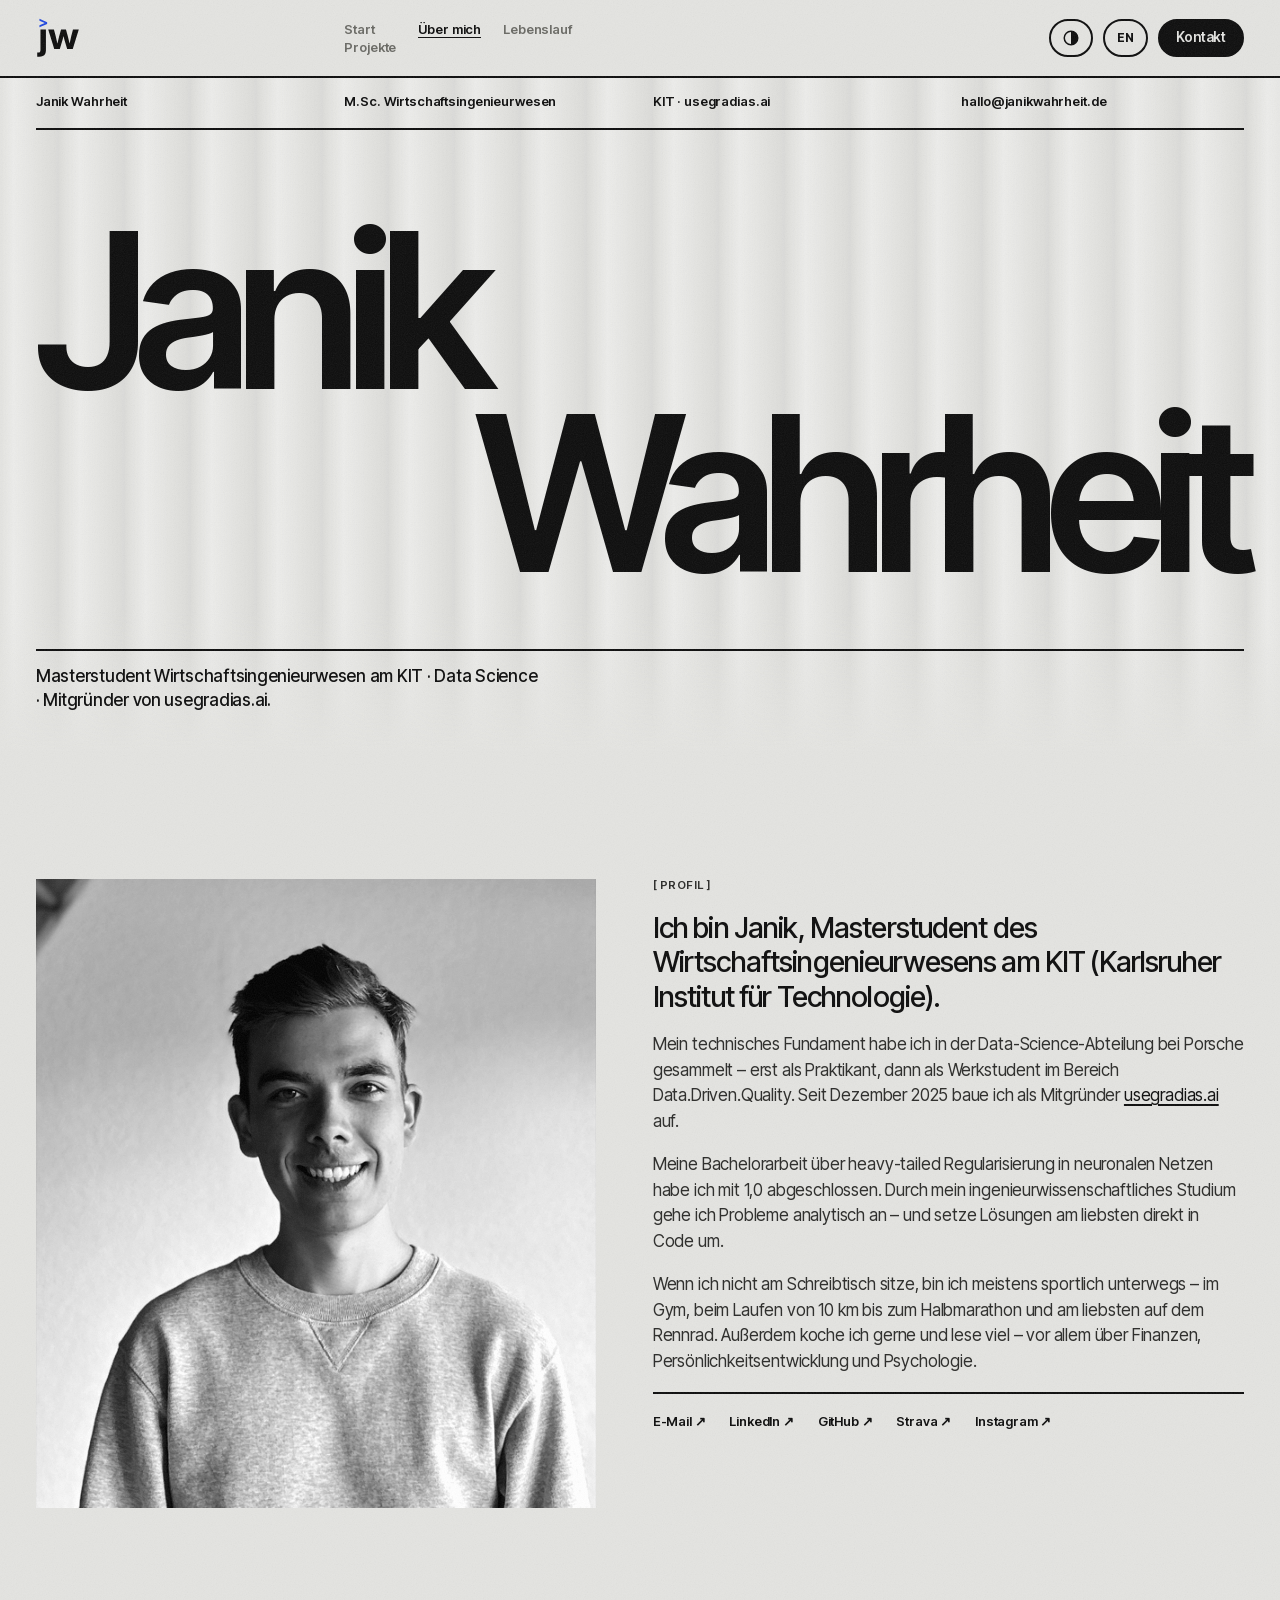
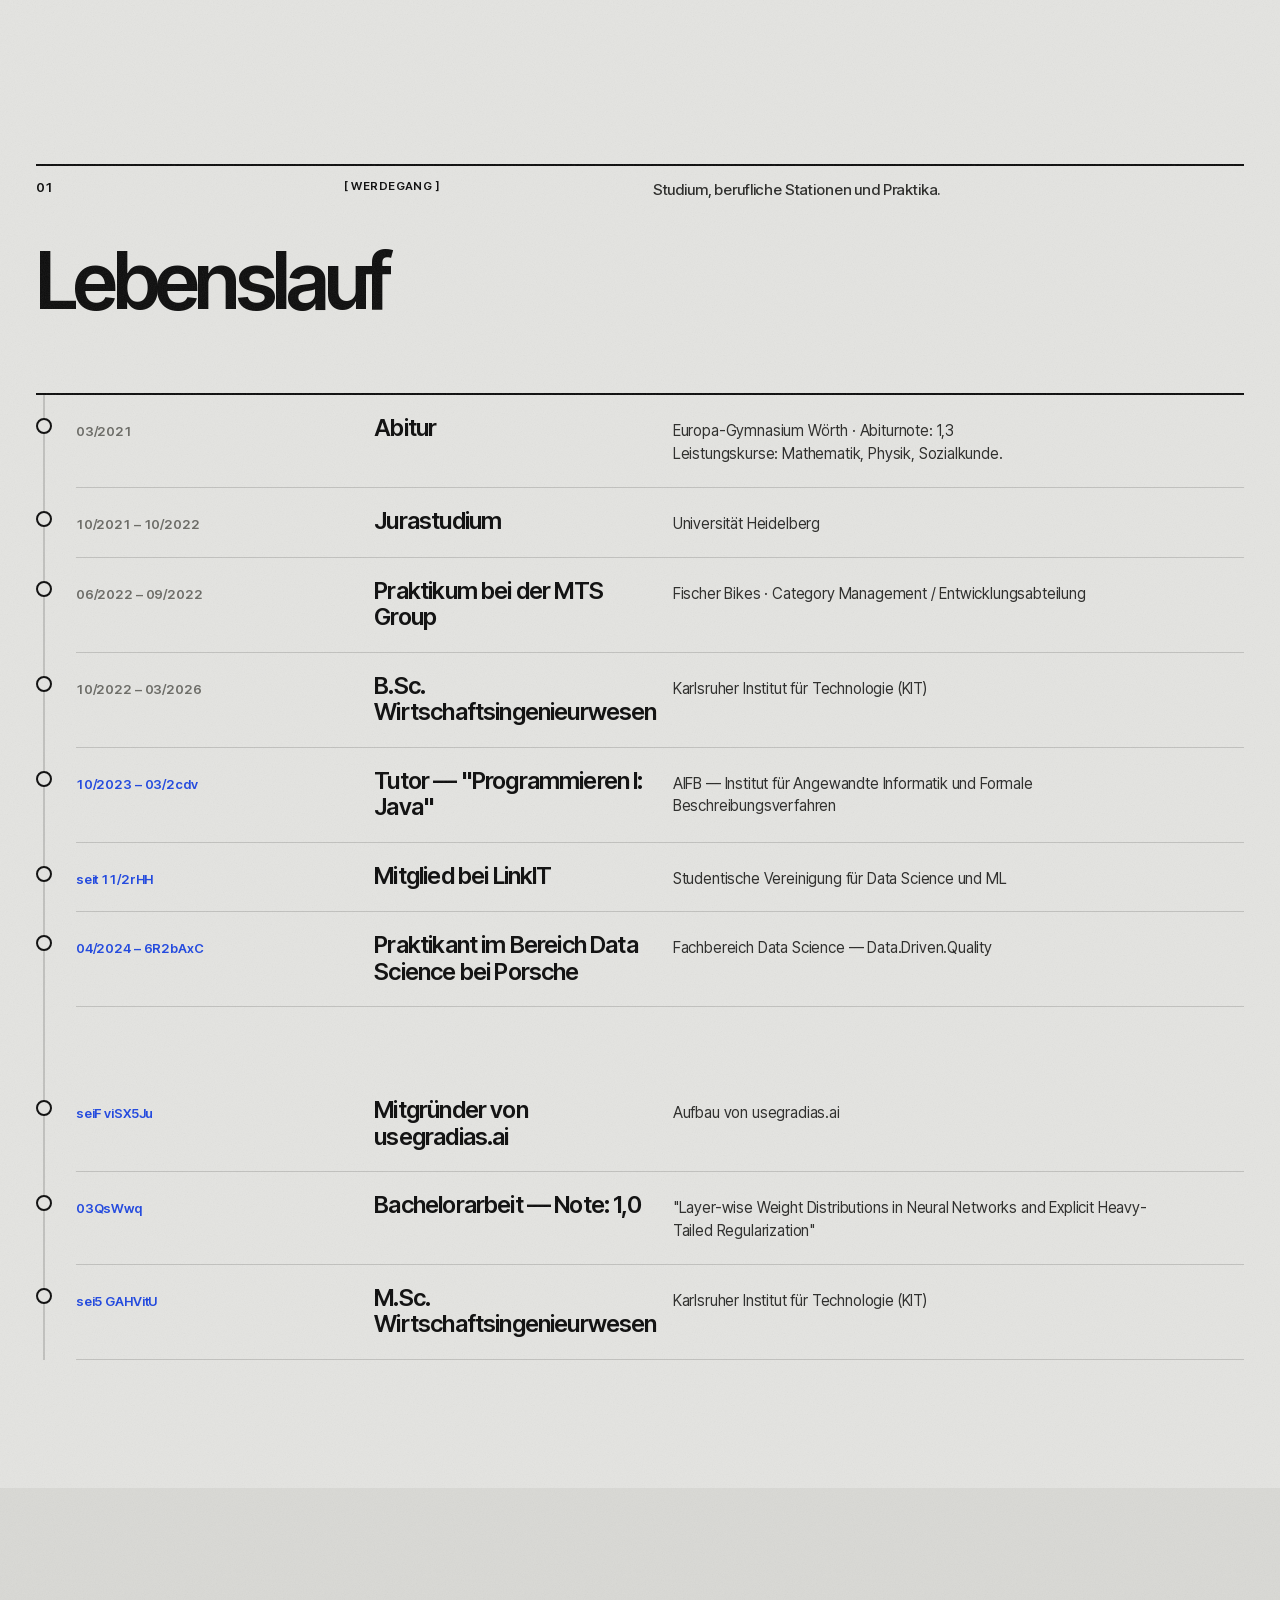
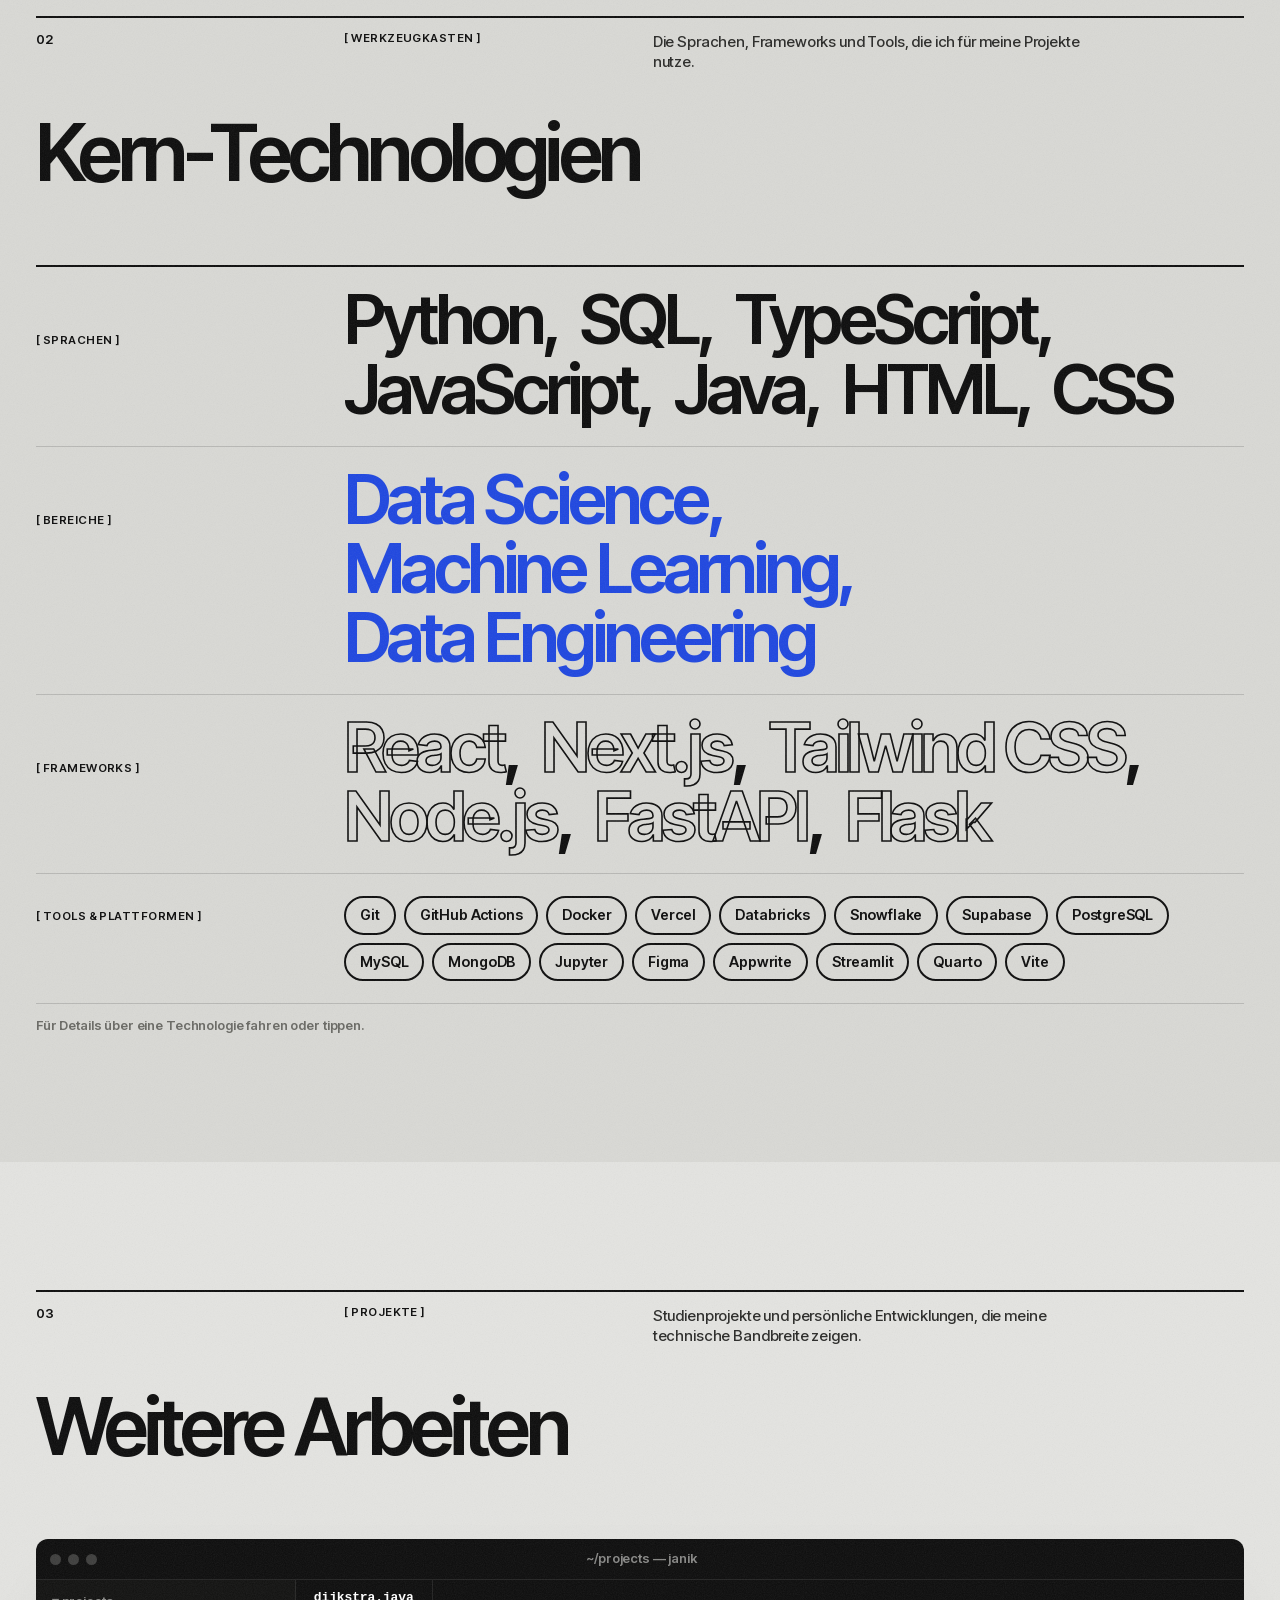
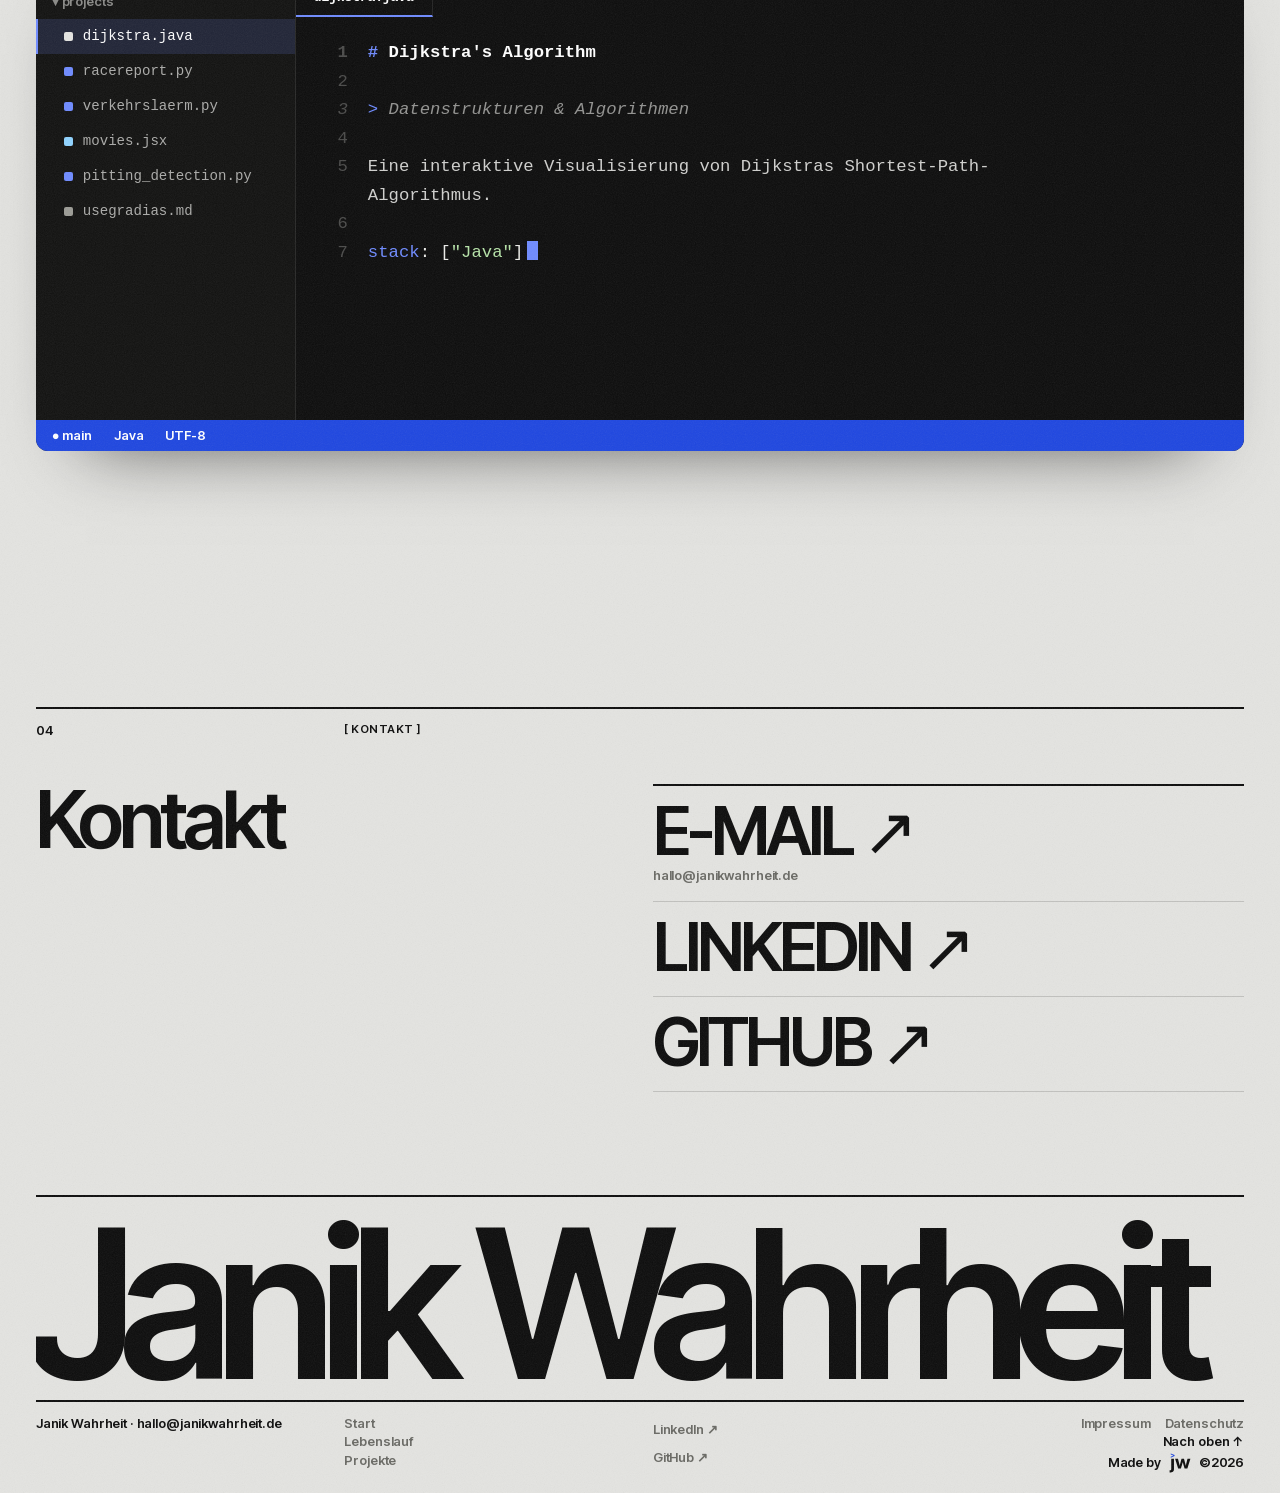
<file: aboutme/index.html>
<!DOCTYPE html>
<html lang="de">

<head>
  <meta charset="UTF-8">
  <meta name="viewport" content="width=device-width, initial-scale=1.0, viewport-fit=cover">
  <title data-i18n-title="about.cv_page_title">Lebenslauf — Janik Wahrheit</title>
  <meta name="description" data-i18n-content="about.cv_meta_desc"
    content="Janik Wahrheit — Masterstudent Wirtschaftsingenieurwesen am KIT. Lebenslauf, Projekte und Kenntnisse.">
  <meta name="theme-color" content="#E4E4E1">
  <link rel="icon" type="image/svg+xml" href="../assets/img/favicon.svg">
  <link rel="stylesheet" href="../css/style.css?v=20261118">
  <script src="../js/theme.js?v=20261118"></script>
  <script>document.documentElement.classList.add("js");</script>
</head>

<body class="cv-page">
  <svg width="0" height="0" style="position:absolute" aria-hidden="true" focusable="false">
    <symbol id="jw-mark" viewBox="650 690 1700 1540">
      <g transform="translate(448.824415 559.140952)" style="fill:var(--jw-ink,currentColor)">
        <path
          d="M373.634,570.579L584.409,570.579L584.409,1390.892C584.409,1442.636 574.321,1486.31 554.146,1521.914C533.97,1557.518 504.419,1584.458 465.492,1602.734C426.566,1621.011 378.619,1630.149 321.653,1630.149L247.597,1630.149L247.597,1463.523L291.034,1463.523C320.466,1463.523 341.591,1456.165 354.408,1441.449C367.226,1426.733 373.634,1403.472 373.634,1371.666L373.634,570.579Z" />
        <path
          d="M906.268,1332.501L673.419,570.579L894.163,570.579L963.234,840.456C976.526,894.099 989.581,950.235 1002.398,1008.862C1015.216,1067.49 1027.796,1126.948 1040.138,1187.238L1013.079,1187.238C1026.372,1127.423 1040.138,1068.083 1054.38,1009.218C1068.621,950.353 1082.626,894.099 1096.392,840.456L1169.024,570.579L1359.149,570.579L1430.356,840.456C1444.598,894.099 1458.721,950.235 1472.725,1008.862C1486.729,1067.49 1500.377,1126.948 1513.669,1187.238L1485.898,1187.238C1498.716,1126.948 1511.415,1067.609 1523.995,1009.218C1536.575,950.828 1549.273,894.574 1562.091,840.456L1630.45,570.579L1854.754,570.579L1621.193,1332.501L1404.722,1332.501L1317.136,1032.005C1308.591,1002.572 1300.284,971.834 1292.214,939.791C1284.143,907.747 1276.192,875.348 1268.359,842.592C1260.526,809.837 1252.575,778.031 1244.504,747.174L1283.669,747.174C1275.598,778.031 1267.528,809.837 1259.458,842.592C1251.388,875.348 1243.318,907.747 1235.247,939.791C1227.177,971.834 1218.87,1002.572 1210.325,1032.005L1122.027,1332.501L906.268,1332.501Z" />
      </g>
      <path style="fill:var(--jw-chev,#1F47E0)" d="M783 720L1080 850V922L783 1052V971L990 886L783 801Z" />
    </symbol>
  </svg>

  <a class="skip-link" href="#main" data-i18n="common.skip_link">Zum Inhalt springen</a>

  <header class="mast" id="top">
    <div class="wrap mast-inner">
      <a class="brand" href="../index.html" aria-label="Janik Wahrheit">
        <svg class="mark" viewBox="0 0 1700 1540" aria-hidden="true" focusable="false">
          <use href="#jw-mark" />
        </svg>
      </a>
      <nav class="nav" id="nav">
        <a href="../index.html"><span data-i18n="common.nav_home">Start</span></a>
        <a href="./index.html" class="active"><span data-i18n="common.nav_about">Über mich</span></a>
        <a href="#cv"><span data-i18n="about.cv_h2">Lebenslauf</span></a>
        <a href="#projects"><span data-i18n="about.projects_eyebrow">Projekte</span></a>
        <a class="nav-contact" href="../index.html#contact-form"><span
            data-i18n="common.nav_contact_btn">Kontakt</span></a>
      </nav>
      <div class="mast-actions">
        <button class="theme-toggle" id="theme-toggle" type="button" aria-pressed="false" aria-label="Dunkles Design" data-i18n-attr="aria-label:common.theme_toggle_aria"><svg viewBox="0 0 24 24" aria-hidden="true" focusable="false"><circle cx="12" cy="12" r="9" /><path d="M12 3a9 9 0 0 1 0 18z" /></svg></button>
        <button class="lang-toggle" id="lang-toggle" type="button" aria-label="Switch to English">EN</button>
        <a class="btn btn-ink btn-sm mast-cta" href="../index.html#contact-form"><span
            data-i18n="common.nav_contact_btn">Kontakt</span></a>
        <button class="nav-toggle" id="nav-toggle" type="button" aria-label="Menü öffnen"
          data-i18n-attr="aria-label:common.nav_toggle_aria" aria-expanded="false" aria-controls="nav">
          <span></span><span></span>
        </button>
      </div>
    </div>
  </header>

  <main id="main">

    <!-- HERO -->
    <section class="hero flutes">
      <div class="wrap">
        <div class="meta-row g4">
          <p class="t-xs">Janik Wahrheit</p>
          <p class="t-xs" data-i18n="about.cv11_title">M.Sc. Wirtschaftsingenieurwesen</p>
          <p class="t-xs">KIT · usegradias.ai</p>
          <p class="t-xs"><a href="mailto:hallo@janikwahrheit.de">hallo@janikwahrheit.de</a></p>
        </div>
        <div class="hero-title" data-glass-area>
          <h1 class="display cv-name"><span class="l">Janik</span><span class="l l-r">Wahrheit</span></h1>
          <div class="blur-lens" aria-hidden="true"></div>
        </div>
        <div class="foot-row g4">
          <p class="hero-sub" data-i18n="about.cv_sub_line">Masterstudent Wirtschaftsingenieurwesen am KIT · Data
            Science · Mitgründer von usegradias.ai.</p>
        </div>
      </div>
    </section>

    <!-- PROFILE -->
    <section class="sec" id="about">
      <div class="wrap">
        <div class="intro g4">
          <figure class="intro-photo bw">
            <img src="../assets/img/janik-photo.jpg" alt="Foto von Janik Wahrheit" data-i18n-attr="alt:about.photo_alt"
              width="623" height="700">
          </figure>
          <div class="intro-text">
            <p class="t-br" data-i18n="about.profile_label">Profil</p>
            <p class="lead" data-i18n="about.p1">Ich bin Janik, Masterstudent des Wirtschaftsingenieurwesens am KIT
              (Karlsruher Institut für Technologie).</p>
            <p data-i18n-html="about.cv_p2">Mein technisches Fundament habe ich in der Data-Science-Abteilung bei
              Porsche gesammelt – erst als Praktikant, dann als Werkstudent im Bereich Data.Driven.Quality. Seit
              Dezember 2025 baue ich als Mitgründer <a href="https://usegradias.ai/" target="_blank"
                rel="noopener">usegradias.ai</a> auf.</p>
            <p data-i18n="about.cv_p3">Meine Bachelorarbeit über heavy-tailed Regularisierung in neuronalen Netzen habe
              ich mit 1,0 abgeschlossen. Durch mein ingenieurwissenschaftliches Studium gehe ich Probleme analytisch an
              – und setze Lösungen am liebsten direkt in Code um.</p>
            <p data-i18n="about.p4">Wenn ich nicht am Schreibtisch sitze, bin ich meistens sportlich unterwegs – im Gym,
              beim Laufen von 10 km bis zum Halbmarathon und am liebsten auf dem Rennrad. Außerdem koche ich gerne und
              lese viel – vor allem über Finanzen, Persönlichkeitsentwicklung und Psychologie.</p>
            <ul class="inline-links" aria-label="Kontakt" data-i18n-attr="aria-label:common.nav_contact_btn">
              <li><a href="mailto:hallo@janikwahrheit.de">E-Mail ↗</a></li>
              <li><a href="https://www.linkedin.com/in/janik-wahrheit-402186225/" target="_blank"
                  rel="noopener">LinkedIn ↗</a></li>
              <li><a href="https://github.com/janikWa" target="_blank" rel="noopener">GitHub ↗</a></li>
              <li><a href="https://www.strava.com/athletes/40733372" target="_blank" rel="noopener">Strava ↗</a></li>
              <li><a href="https://www.instagram.com/janik_wahrheit/" target="_blank" rel="noopener">Instagram ↗</a>
              </li>
            </ul>
          </div>
        </div>
      </div>
    </section>

    <!-- CV — chronological, oldest first -->
    <section class="sec" id="cv">
      <div class="wrap">
        <header class="sec-head g4">
          <span class="t-xs sec-num">01</span>
          <span class="t-br" data-i18n="about.cv_eyebrow">Werdegang</span>
          <p class="t-sm sec-sub" data-i18n="about.cv_sub">Studium, berufliche Stationen und Praktika.</p>
        </header>
        <h2 class="h2" data-i18n="about.cv_h2">Lebenslauf</h2>

        <ol class="cv">
          <li class="cv-row"><span class="t-xs cv-date" data-i18n="about.cv1_date">03/2021</span>
            <h3 data-i18n="about.cv1_title">Abitur</h3>
            <p data-i18n-html="about.cv1_desc">Europa-Gymnasium Wörth · Abiturnote: 1,3<br>Leistungskurse: Mathematik,
              Physik, Sozialkunde.</p>
          </li>
          <li class="cv-row"><span class="t-xs cv-date" data-i18n="about.cv2_date">10/2021 – 10/2022</span>
            <h3 data-i18n="about.cv2_title">Jurastudium</h3>
            <p data-i18n="about.cv2_desc">Universität Heidelberg</p>
          </li>
          <li class="cv-row"><span class="t-xs cv-date" data-i18n="about.cv3_date">06/2022 – 09/2022</span>
            <h3 data-i18n="about.cv3_title">Praktikum bei der MTS Group</h3>
            <p data-i18n="about.cv3_desc">Fischer Bikes · Category Management / Entwicklungsabteilung</p>
          </li>
          <li class="cv-row"><span class="t-xs cv-date" data-i18n="about.cv4_date">10/2022 – 03/2026</span>
            <h3 data-i18n="about.cv4_title">B.Sc. Wirtschaftsingenieurwesen</h3>
            <p data-i18n="about.cv4_desc">Karlsruher Institut für Technologie (KIT)</p>
          </li>
          <li class="cv-row"><span class="t-xs cv-date" data-i18n="about.cv5_date">10/2023 – 03/2024</span>
            <h3 data-i18n="about.cv5_title">Tutor — "Programmieren I: Java"</h3>
            <p data-i18n="about.cv5_desc">AIFB — Institut für Angewandte Informatik und Formale Beschreibungsverfahren
            </p>
          </li>
          <li class="cv-row is-now"><span class="t-xs cv-date" data-i18n="about.cv6_date">seit 11/2023</span>
            <h3 data-i18n="about.cv6_title">Mitglied bei LinkIT</h3>
            <p data-i18n="about.cv6_desc">Studentische Vereinigung für Data Science und ML</p>
          </li>
          <li class="cv-row"><span class="t-xs cv-date" data-i18n="about.cv7_date">04/2024 – 07/2024</span>
            <h3 data-i18n="about.cv7_title">Praktikant im Bereich Data Science bei Porsche</h3>
            <p data-i18n="about.cv7_desc">Fachbereich Data Science — Data.Driven.Quality</p>
          </li>
          <li class="cv-row"><span class="t-xs cv-date" data-i18n="about.cv8_date">10/2024 – 04/2026</span>
            <h3 data-i18n="about.cv8_title">Werkstudent bei Porsche</h3>
            <p data-i18n="about.cv8_desc">Fachbereich Data Science — Data.Driven.Quality</p>
          </li>
          <li class="cv-row is-now"><span class="t-xs cv-date" data-i18n="about.cv9_date">seit 12/2025</span>
            <h3 data-i18n="about.cv9_title">Mitgründer von usegradias.ai</h3>
            <p data-i18n="about.cv9_desc">Aufbau von usegradias.ai</p>
          </li>
          <li class="cv-row"><span class="t-xs cv-date" data-i18n="about.cv10_date">03/2026</span>
            <h3 data-i18n="about.cv10_title">Bachelorarbeit — Note: 1,0</h3>
            <p data-i18n="about.cv10_desc">"Layer-wise Weight Distributions in Neural Networks and Explicit Heavy-Tailed
              Regularization"</p>
          </li>
          <li class="cv-row is-now"><span class="t-xs cv-date" data-i18n="about.cv11_date">seit 04/2026</span>
            <h3 data-i18n="about.cv11_title">M.Sc. Wirtschaftsingenieurwesen</h3>
            <p data-i18n="about.cv11_desc">Karlsruher Institut für Technologie (KIT)</p>
          </li>
        </ol>
      </div>
    </section>

    <!-- TECH STACK -->
    <section class="sec sec--tint" id="tech-stack">
      <div class="wrap">
        <header class="sec-head g4">
          <span class="t-xs sec-num">02</span>
          <span class="t-br" data-i18n="about.techstack_eyebrow">Werkzeugkasten</span>
          <p class="t-sm sec-sub" data-i18n="about.techstack_sub">Die Sprachen, Frameworks und Tools, die ich für meine
            Projekte nutze.</p>
        </header>
        <h2 class="h2" data-i18n="about.techstack_h2">Kern-Technologien</h2>
        <div class="techs">
          <div class="tech-row tech-row--lang g4">
            <p class="t-br tech-cat" data-i18n="about.tech_cat_lang">Sprachen</p>
            <ul class="tech-list">
              <li class="tech">
                <button class="tech-btn" type="button" aria-expanded="false" aria-controls="tech-python">Python</button>
                <div class="tech-pop tech-pop--wide" id="tech-python">
                  <span class="t-br" data-i18n="about.tech_use">Damit arbeite ich</span>
                  <p class="tech-group" data-i18n="about.tg_data">Daten</p>
                  <ul class="tech-libs">
                    <li>PySpark</li>
                    <li>pandas</li>
                    <li>Polars</li>
                    <li>NumPy</li>
                    <li>SciPy</li>
                    <li>statsmodels</li>
                  </ul>
                  <p class="tech-group" data-i18n="about.tg_viz">Visualisierung</p>
                  <ul class="tech-libs">
                    <li>Matplotlib</li>
                    <li>Seaborn</li>
                    <li>Plotly</li>
                    <li>Streamlit</li>
                  </ul>
                  <p class="tech-group" data-i18n="about.tg_ml">Machine Learning</p>
                  <ul class="tech-libs">
                    <li>scikit-learn</li>
                    <li>PyTorch</li>
                    <li>TensorFlow</li>
                    <li>XGBoost</li>
                    <li>LightGBM</li>
                  </ul>
                  <p class="tech-group" data-i18n="about.tg_web">Web & APIs</p>
                  <ul class="tech-libs">
                    <li>FastAPI</li>
                    <li>Flask</li>
                  </ul>
                  <p class="tech-group" data-i18n="about.tg_env">Umgebung & Tests</p>
                  <ul class="tech-libs">
                    <li>Jupyter</li>
                    <li>pytest</li>
                  </ul>
                </div>
              </li>
              <li class="tech">
                <button class="tech-btn" type="button" aria-expanded="false" aria-controls="tech-sql">SQL</button>
                <div class="tech-pop" id="tech-sql">
                  <span class="t-br" data-i18n="about.tech_use">Damit arbeite ich</span>
                  <ul class="tech-libs">
                    <li>PostgreSQL</li>
                    <li>MySQL</li>
                    <li>Supabase</li>
                    <li>Databricks</li>
                    <li>Snowflake</li>
                  </ul>
                </div>
              </li>
              <li class="tech">
                <button class="tech-btn" type="button" aria-expanded="false" aria-controls="tech-ts">TypeScript</button>
                <div class="tech-pop" id="tech-ts">
                  <span class="t-br" data-i18n="about.tech_use">Damit arbeite ich</span>
                  <ul class="tech-libs">
                    <li>Next.js</li>
                    <li>React</li>
                    <li>Node.js</li>
                  </ul>
                </div>
              </li>
              <li class="tech">
                <button class="tech-btn" type="button" aria-expanded="false" aria-controls="tech-js">JavaScript</button>
                <div class="tech-pop" id="tech-js">
                  <span class="t-br" data-i18n="about.tech_use">Damit arbeite ich</span>
                  <ul class="tech-libs">
                    <li>React</li>
                    <li>Node.js</li>
                    <li>Vite</li>
                  </ul>
                </div>
              </li>
              <li class="tech">
                <button class="tech-btn" type="button" aria-expanded="false" aria-controls="tech-java">Java</button>
                <div class="tech-pop" id="tech-java">
                  <span class="t-br" data-i18n="about.tech_use">Damit arbeite ich</span>
                  <p class="tech-note" data-i18n="about.tech_java_note">Tutor für „Programmieren I: Java“ am KIT;
                    Visualisierung von Dijkstras Algorithmus.</p>
                </div>
              </li>
              <li class="tech tech--plain"><span class="tech-btn">HTML</span></li>
              <li class="tech">
                <button class="tech-btn" type="button" aria-expanded="false" aria-controls="tech-css">CSS</button>
                <div class="tech-pop" id="tech-css">
                  <span class="t-br" data-i18n="about.tech_use">Damit arbeite ich</span>
                  <ul class="tech-libs">
                    <li>Tailwind CSS</li>
                  </ul>
                </div>
              </li>
            </ul>
          </div>
          <div class="tech-row tech-row--field g4">
            <p class="t-br tech-cat" data-i18n="about.tech_cat_field">Bereiche</p>
            <ul class="tech-list">
              <li class="tech">
                <button class="tech-btn" type="button" aria-expanded="false" aria-controls="tech-ds">Data
                  Science</button>
                <div class="tech-pop tech-pop--wide" id="tech-ds">
                  <span class="t-br" data-i18n="about.tech_use">Damit arbeite ich</span>
                  <p class="tech-group" data-i18n="about.tg_data">Daten</p>
                  <ul class="tech-libs">
                    <li>pandas</li>
                    <li>Polars</li>
                    <li>NumPy</li>
                    <li>SciPy</li>
                    <li>statsmodels</li>
                  </ul>
                  <p class="tech-group" data-i18n="about.tg_viz">Visualisierung</p>
                  <ul class="tech-libs">
                    <li>Matplotlib</li>
                    <li>Seaborn</li>
                    <li>Plotly</li>
                    <li>Streamlit</li>
                    <li>Quarto</li>
                  </ul>
                  <p class="tech-group" data-i18n="about.tg_env">Umgebung & Tests</p>
                  <ul class="tech-libs">
                    <li>Jupyter</li>
                  </ul>
                </div>
              </li>
              <li class="tech">
                <button class="tech-btn" type="button" aria-expanded="false" aria-controls="tech-ml">Machine
                  Learning</button>
                <div class="tech-pop tech-pop--wide" id="tech-ml">
                  <span class="t-br" data-i18n="about.tech_use">Damit arbeite ich</span>
                  <p class="tech-group" data-i18n="about.tg_ml">Machine Learning</p>
                  <ul class="tech-libs">
                    <li>scikit-learn</li>
                    <li>PyTorch</li>
                    <li>TensorFlow</li>
                    <li>XGBoost</li>
                    <li>LightGBM</li>
                    <li>Hugging Face Transformers</li>
                  </ul>
                  <p class="tech-group" data-i18n="about.tg_llm">LLMs & KI</p>
                  <ul class="tech-libs">
                    <li>OpenAI API</li>
                    <li>Anthropic API</li>
                    <li>LangChain</li>
                  </ul>
                  <p class="tech-group" data-i18n="about.tg_ops">MLOps</p>
                  <ul class="tech-libs">
                    <li>MLflow</li>
                  </ul>
                  <p class="tech-note" data-i18n="about.tech_ml_note">Bachelorarbeit zu heavy-tailed Regularisierung in
                    neuronalen Netzen (Note 1,0).</p>
                </div>
              </li>
              <li class="tech">
                <button class="tech-btn" type="button" aria-expanded="false" aria-controls="tech-de">Data
                  Engineering</button>
                <div class="tech-pop" id="tech-de">
                  <span class="t-br" data-i18n="about.tech_use">Damit arbeite ich</span>
                  <ul class="tech-libs">
                    <li>Databricks</li>
                    <li>Snowflake</li>
                    <li>PySpark</li>
                    <li>SQL</li>
                    <li>PostgreSQL</li>
                  </ul>
                </div>
              </li>
            </ul>
          </div>
          <div class="tech-row tech-row--fw g4">
            <p class="t-br tech-cat" data-i18n="about.tech_cat_fw">Frameworks</p>
            <ul class="tech-list">
              <li class="tech">
                <button class="tech-btn" type="button" aria-expanded="false" aria-controls="tech-react">React</button>
                <div class="tech-pop" id="tech-react">
                  <span class="t-br" data-i18n="about.tech_use">Damit arbeite ich</span>
                  <ul class="tech-libs">
                    <li>TypeScript</li>
                    <li>Vite</li>
                    <li>Appwrite</li>
                  </ul>
                </div>
              </li>
              <li class="tech">
                <button class="tech-btn" type="button" aria-expanded="false" aria-controls="tech-next">Next.js</button>
                <div class="tech-pop" id="tech-next">
                  <span class="t-br" data-i18n="about.tech_use">Damit arbeite ich</span>
                  <ul class="tech-libs">
                    <li>TypeScript</li>
                    <li>Tailwind CSS</li>
                    <li>Vercel</li>
                    <li>React</li>
                  </ul>
                </div>
              </li>
              <li class="tech tech--plain"><span class="tech-btn">Tailwind CSS</span></li>
              <li class="tech">
                <button class="tech-btn" type="button" aria-expanded="false" aria-controls="tech-node">Node.js</button>
                <div class="tech-pop" id="tech-node">
                  <span class="t-br" data-i18n="about.tech_use">Damit arbeite ich</span>
                  <ul class="tech-libs">
                    <li>JavaScript</li>
                    <li>TypeScript</li>
                    <li>REST APIs</li>
                  </ul>
                </div>
              </li>
              <li class="tech">
                <button class="tech-btn" type="button" aria-expanded="false"
                  aria-controls="tech-fastapi">FastAPI</button>
                <div class="tech-pop" id="tech-fastapi">
                  <span class="t-br" data-i18n="about.tech_use">Damit arbeite ich</span>
                  <ul class="tech-libs">
                    <li>Python</li>
                    <li>REST APIs</li>
                    <li>pytest</li>
                  </ul>
                </div>
              </li>
              <li class="tech">
                <button class="tech-btn" type="button" aria-expanded="false" aria-controls="tech-flask">Flask</button>
                <div class="tech-pop" id="tech-flask">
                  <span class="t-br" data-i18n="about.tech_use">Damit arbeite ich</span>
                  <ul class="tech-libs">
                    <li>Python</li>
                    <li>REST APIs</li>
                  </ul>
                </div>
              </li>
            </ul>
          </div>
          <div class="tech-row tech-row--tools g4">
            <p class="t-br tech-cat" data-i18n="about.tech_cat_tools">Tools &amp; Plattformen</p>
            <ul class="tool-list">
              <li>Git</li>
              <li>GitHub Actions</li>
              <li>Docker</li>
              <li>Vercel</li>
              <li>Databricks</li>
              <li>Snowflake</li>
              <li>Supabase</li>
              <li>PostgreSQL</li>
              <li>MySQL</li>
              <li>MongoDB</li>
              <li>Jupyter</li>
              <li>Figma</li>
              <li>Appwrite</li>
              <li>Streamlit</li>
              <li>Quarto</li>
              <li>Vite</li>
            </ul>
          </div>
        </div>
        <p class="t-xs tech-hint" data-i18n="about.tech_hint">Für Details über eine Technologie fahren oder tippen.</p>
      </div>
    </section>

    <!-- PROJECTS -->
    <section class="sec" id="projects">
      <div class="wrap">
        <header class="sec-head g4">
          <span class="t-xs sec-num">03</span>
          <span class="t-br" data-i18n="about.projects_eyebrow">Projekte</span>
          <p class="t-sm sec-sub" data-i18n="about.projects_sub">Studienprojekte und persönliche Entwicklungen, die
            meine technische Bandbreite zeigen.</p>
        </header>
        <h2 class="h2" data-i18n="about.projects_h2">Weitere Arbeiten</h2>

        <!-- side projects as files in a code editor -->
        <div class="editor" data-editor>
          <div class="editor-bar">
            <span class="browser-dots" aria-hidden="true"><i></i><i></i><i></i></span>
            <span class="editor-title t-xs">~/projects — janik</span>
          </div>
          <div class="editor-body">
            <div class="editor-side">
              <p class="editor-folder t-xs">▾ projects</p>
              <div class="editor-files" role="tablist" aria-label="Projekte"
                data-i18n-attr="aria-label:about.projects_eyebrow">
                <button class="editor-file f-java" role="tab" id="ef-dijkstra" aria-controls="ep-dijkstra"
                  aria-selected="true" data-lang="Java">dijkstra.java</button>
                <button class="editor-file f-py" role="tab" id="ef-racereport" aria-controls="ep-racereport"
                  aria-selected="false" data-lang="Python">racereport.py</button>
                <button class="editor-file f-py" role="tab" id="ef-laerm" aria-controls="ep-laerm" aria-selected="false"
                  data-lang="Python">verkehrslaerm.py</button>
                <button class="editor-file f-jsx" role="tab" id="ef-movies" aria-controls="ep-movies"
                  aria-selected="false" data-lang="React">movies.jsx</button>
                <button class="editor-file f-py" role="tab" id="ef-pitting" aria-controls="ep-pitting"
                  aria-selected="false" data-lang="Python">pitting_detection.py</button>
                <button class="editor-file f-md" role="tab" id="ef-usegradias" aria-controls="ep-usegradias"
                  aria-selected="false" data-lang="Markdown">usegradias.md</button>
              </div>
            </div>
            <div class="editor-main">
              <div class="editor-tab t-xs" data-editor-tab>dijkstra.java</div>
              <div class="editor-panels">
                <section class="editor-panel" role="tabpanel" id="ep-dijkstra" aria-labelledby="ef-dijkstra">
                  <ol class="code">
                    <li class="c-h"><span class="c-mark">#</span> <span>Dijkstra&#x27;s Algorithm</span></li>
                    <li></li>
                    <li class="c-q"><span class="c-mark">&gt;</span> <span data-i18n="about.proj1_tag">Datenstrukturen
                        &amp; Algorithmen</span></li>
                    <li></li>
                    <li class="c-p"><span data-i18n="about.proj1_desc">Eine interaktive Visualisierung von Dijkstras
                        Shortest-Path-Algorithmus.</span></li>
                    <li></li>
                    <li><span class="c-k">stack</span>: [<span class="c-s">"Java"</span>]</li>
                  </ol>
                </section>
                <section class="editor-panel" role="tabpanel" id="ep-racereport" aria-labelledby="ef-racereport">
                  <ol class="code">
                    <li class="c-h"><span class="c-mark">#</span> <span>racereport</span></li>
                    <li></li>
                    <li class="c-q"><span class="c-mark">&gt;</span> <span
                        data-i18n="about.proj2_tag">Datenvisualisierung &amp; Reporting</span></li>
                    <li></li>
                    <li class="c-p"><span data-i18n="about.proj2_desc">Verwandelt eine URL mit Laufergebnissen
                        automatisch in einen Bericht — erstellt mit Quarto, um Pace- und Leistungsdaten aus
                        Laufwettbewerben sichtbar zu machen.</span></li>
                    <li></li>
                    <li><span class="c-k">stack</span>: [<span class="c-s">"Python"</span>, <span
                        class="c-s">"Quarto"</span>]</li>
                  </ol>
                </section>
                <section class="editor-panel" role="tabpanel" id="ep-laerm" aria-labelledby="ef-laerm">
                  <ol class="code">
                    <li class="c-h"><span class="c-mark">#</span> <span
                        data-i18n="about.proj3_title">Straßenverkehrslärm</span></li>
                    <li></li>
                    <li class="c-q"><span class="c-mark">&gt;</span> <span
                        data-i18n="about.proj3_tag">Universitätsprojekt</span></li>
                    <li></li>
                    <li class="c-p"><span data-i18n="about.proj3_desc">Ein Universitätsprojekt zur Analyse von
                        Straßenverkehrslärm-Daten.</span></li>
                    <li></li>
                    <li><span class="c-k">stack</span>: [<span class="c-s">"Python"</span>]</li>
                  </ol>
                </section>
                <section class="editor-panel" role="tabpanel" id="ep-movies" aria-labelledby="ef-movies">
                  <ol class="code">
                    <li class="c-h"><span class="c-mark">#</span> <span>Movies</span></li>
                    <li></li>
                    <li class="c-p"><span data-i18n="about.proj4_desc">Eine React + Vite App zum Durchsuchen einer
                        Filmdatenbank, mit einem Appwrite-Backend, das die meistgesuchten Titel in einem Live-Ranking
                        erfasst.</span></li>
                    <li></li>
                    <li><span class="c-k">stack</span>: [<span class="c-s">"React"</span>, <span
                        class="c-s">"Vite"</span>, <span class="c-s">"Appwrite"</span>]</li>
                  </ol>
                </section>
                <section class="editor-panel" role="tabpanel" id="ep-pitting" aria-labelledby="ef-pitting">
                  <ol class="code">
                    <li class="c-h"><span class="c-mark">#</span> <span>Pitting Detection</span></li>
                    <li></li>
                    <li class="c-q"><span class="c-mark">&gt;</span> <span data-i18n="about.proj5_tag">Vorausschauende
                        Qualitätsüberwachung</span></li>
                    <li></li>
                    <li class="c-p"><span data-i18n="about.proj5_desc">Ein Universitätsprojekt zur Erkennung von
                        Lochfraß (Pitting) in der Produktion anhand von Live-Daten, mit Streamlit-Dashboard und
                        automatischen E-Mail-Warnungen.</span></li>
                    <li></li>
                    <li><span class="c-k">stack</span>: [<span class="c-s">"Python"</span>, <span
                        class="c-s">"Streamlit"</span>]</li>
                  </ol>
                </section>
                <section class="editor-panel" role="tabpanel" id="ep-usegradias" aria-labelledby="ef-usegradias">
                  <ol class="code">
                    <li class="c-h"><span class="c-mark">#</span> <span>usegradias.ai</span></li>
                    <li></li>
                    <li class="c-p"><span data-i18n-html="about.proj6_desc">Unser Startup – gemeinsam gegründet im
                        Dezember 2025.</span></li>
                    <li></li>
                    <li><span class="c-k">link</span>: <a class="c-link" href="https://usegradias.ai/" target="_blank"
                        rel="noopener">usegradias.ai ↗</a></li>
                  </ol>
                </section>
              </div>
            </div>
          </div>
          <div class="editor-status t-xs" aria-hidden="true"><span>● main</span><span
              data-editor-lang>Java</span><span>UTF-8</span></div>
        </div>
      </div>
    </section>

    <!-- CONTACT — personal -->
    <section class="sec contact" id="contact">
      <div class="wrap">
        <header class="sec-head g4">
          <span class="t-xs sec-num">04</span>
          <span class="t-br" data-i18n="common.nav_contact_btn">Kontakt</span>
        </header>
        <div class="contact-grid g4">
          <h2 class="h2 contact-copy" data-i18n="common.nav_contact_btn">Kontakt</h2>
          <ul class="big-links">
            <li><a href="mailto:hallo@janikwahrheit.de"><span class="bl-main">E-Mail <span class="bl-arr"
                    aria-hidden="true">↗</span></span><span class="bl-sub t-xs">hallo@janikwahrheit.de</span></a></li>
            <li><a href="https://www.linkedin.com/in/janik-wahrheit-402186225/" target="_blank" rel="noopener"><span
                  class="bl-main">LinkedIn <span class="bl-arr" aria-hidden="true">↗</span></span></a></li>
            <li><a href="https://github.com/janikWa" target="_blank" rel="noopener"><span class="bl-main">GitHub <span
                    class="bl-arr" aria-hidden="true">↗</span></span></a></li>
          </ul>
        </div>
      </div>
    </section>

  </main>

  <footer class="foot">
    <div class="wrap">
      <div class="foot-mark" data-glass-area>
        <p class="mega" aria-hidden="true">Janik Wahrheit</p>
        <div class="blur-lens" aria-hidden="true"></div>
      </div>
      <div class="foot-row g4">
        <p class="t-xs">Janik Wahrheit · <a href="mailto:hallo@janikwahrheit.de">hallo@janikwahrheit.de</a></p>
        <nav class="foot-nav" aria-label="Footer-Navigation" data-i18n-attr="aria-label:common.footer_nav_aria">
          <a class="t-xs" href="../index.html" data-i18n="common.nav_home">Start</a>
          <a class="t-xs" href="#cv" data-i18n="about.cv_h2">Lebenslauf</a>
          <a class="t-xs" href="#projects" data-i18n="about.projects_eyebrow">Projekte</a>
        </nav>
        <ul class="foot-nav" aria-label="Soziale Netzwerke" data-i18n-attr="aria-label:common.social_aria">
          <li><a class="t-xs" href="https://www.linkedin.com/in/janik-wahrheit-402186225/" target="_blank"
              rel="noopener">LinkedIn ↗</a></li>
          <li><a class="t-xs" href="https://github.com/janikWa" target="_blank" rel="noopener">GitHub ↗</a></li>
        </ul>
        <div class="foot-end">
          <nav class="foot-legal" aria-label="Rechtliches" data-i18n-attr="aria-label:common.legal_aria">
            <a class="t-xs" href="../impressum/index.html" data-i18n="common.nav_imprint">Impressum</a>
            <a class="t-xs" href="../datenschutz/index.html" data-i18n="common.nav_privacy">Datenschutz</a>
          </nav>
          <a class="t-xs" href="#top"><span data-i18n="common.back_to_top">Nach oben</span> ↑</a>
          <p class="t-xs made-by"><span data-i18n="common.made_by">Made by</span><svg class="mark"
              viewBox="0 0 1700 1540" aria-hidden="true" focusable="false">
              <use href="#jw-mark" />
            </svg><span>©<span data-year>2026</span></span></p>
        </div>
      </div>
    </div>
  </footer>

  <script src="../js/i18n.js?v=20261118"></script>
  <script src="../js/main.js?v=20261118"></script>
</body>

</html>
</file>
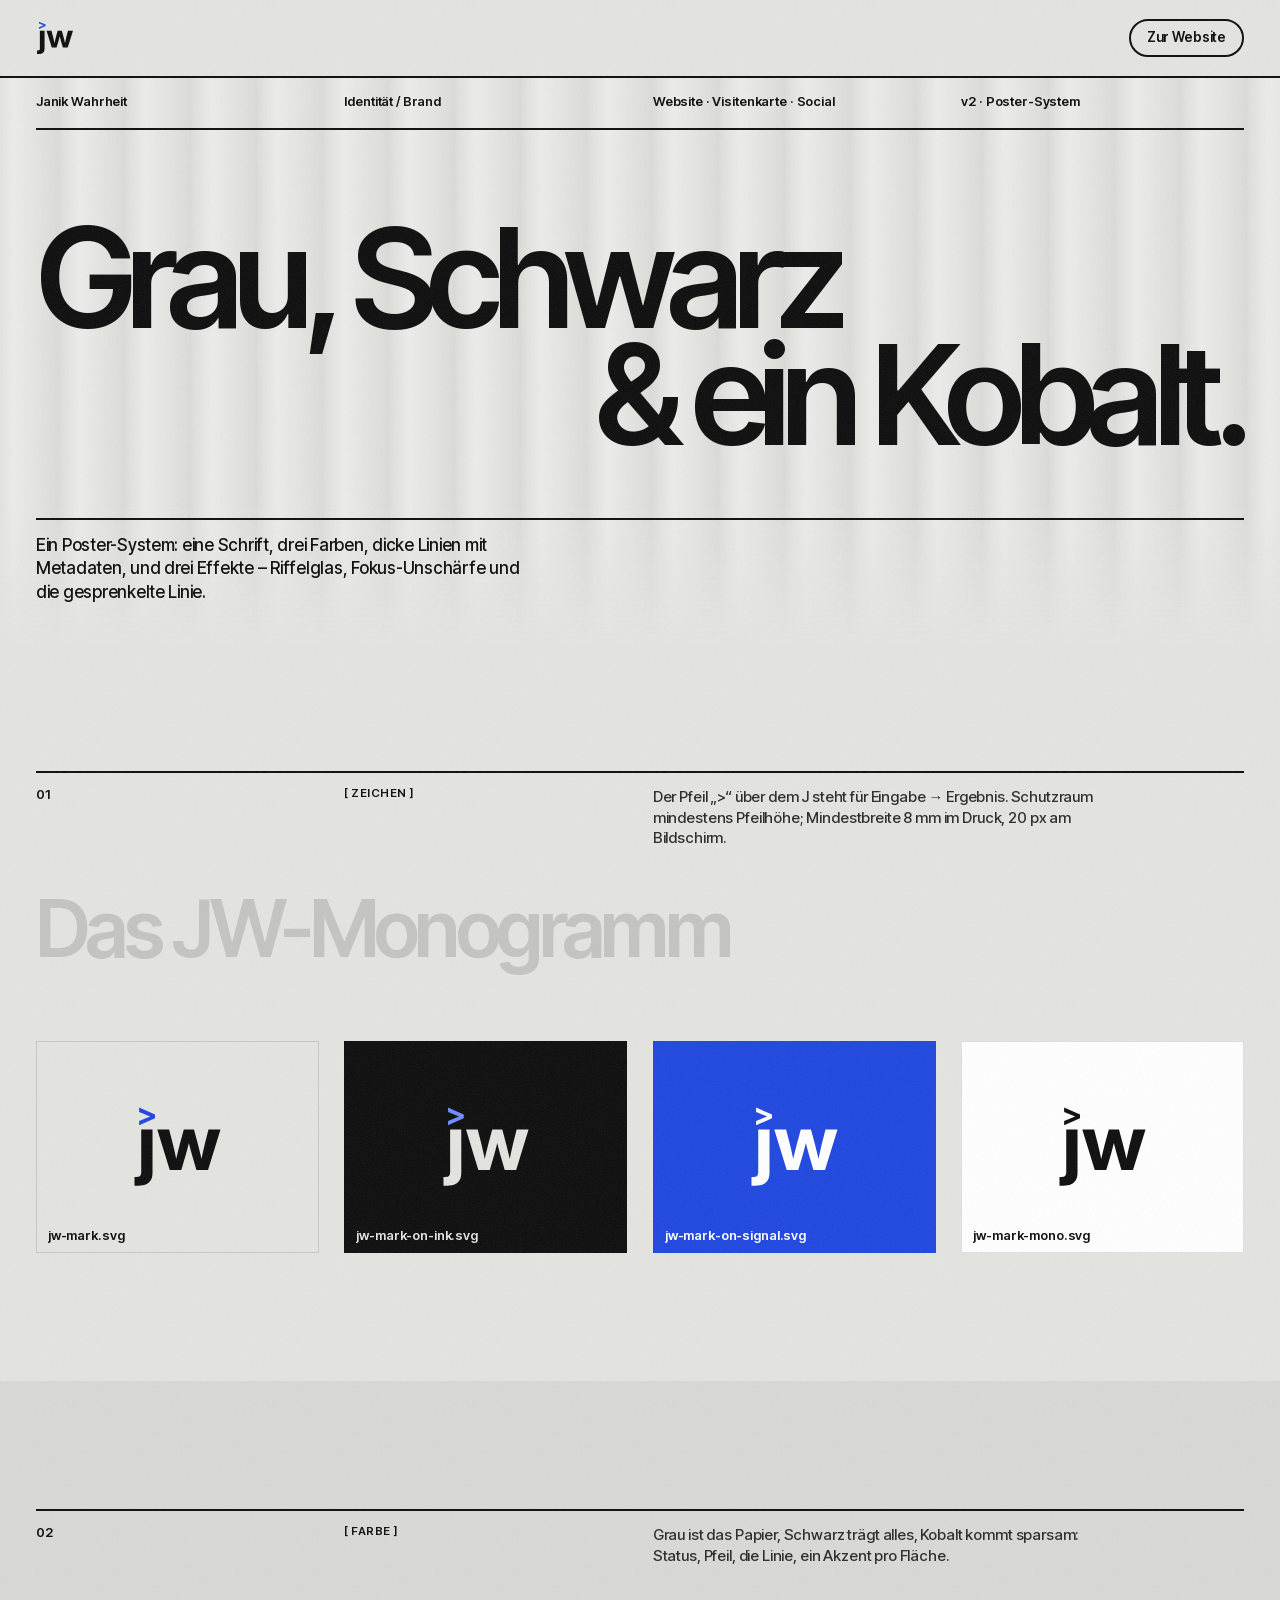
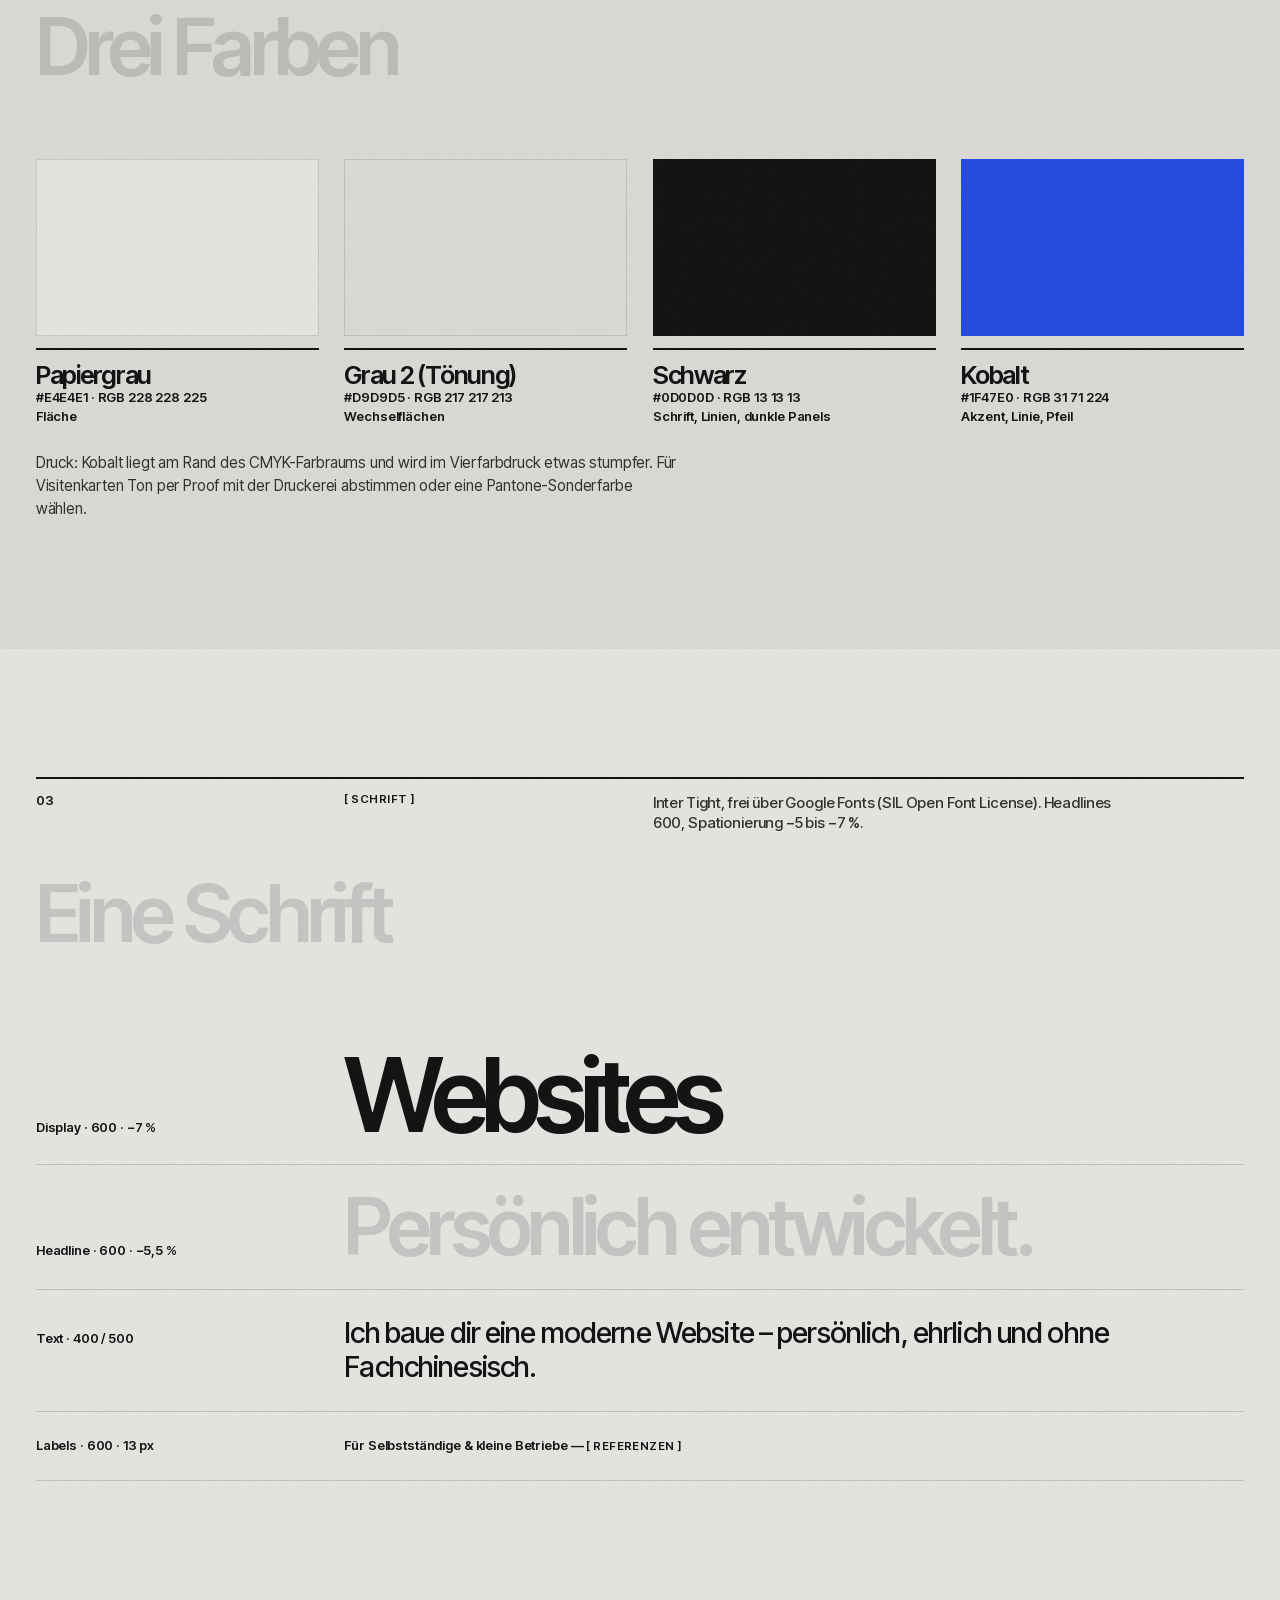
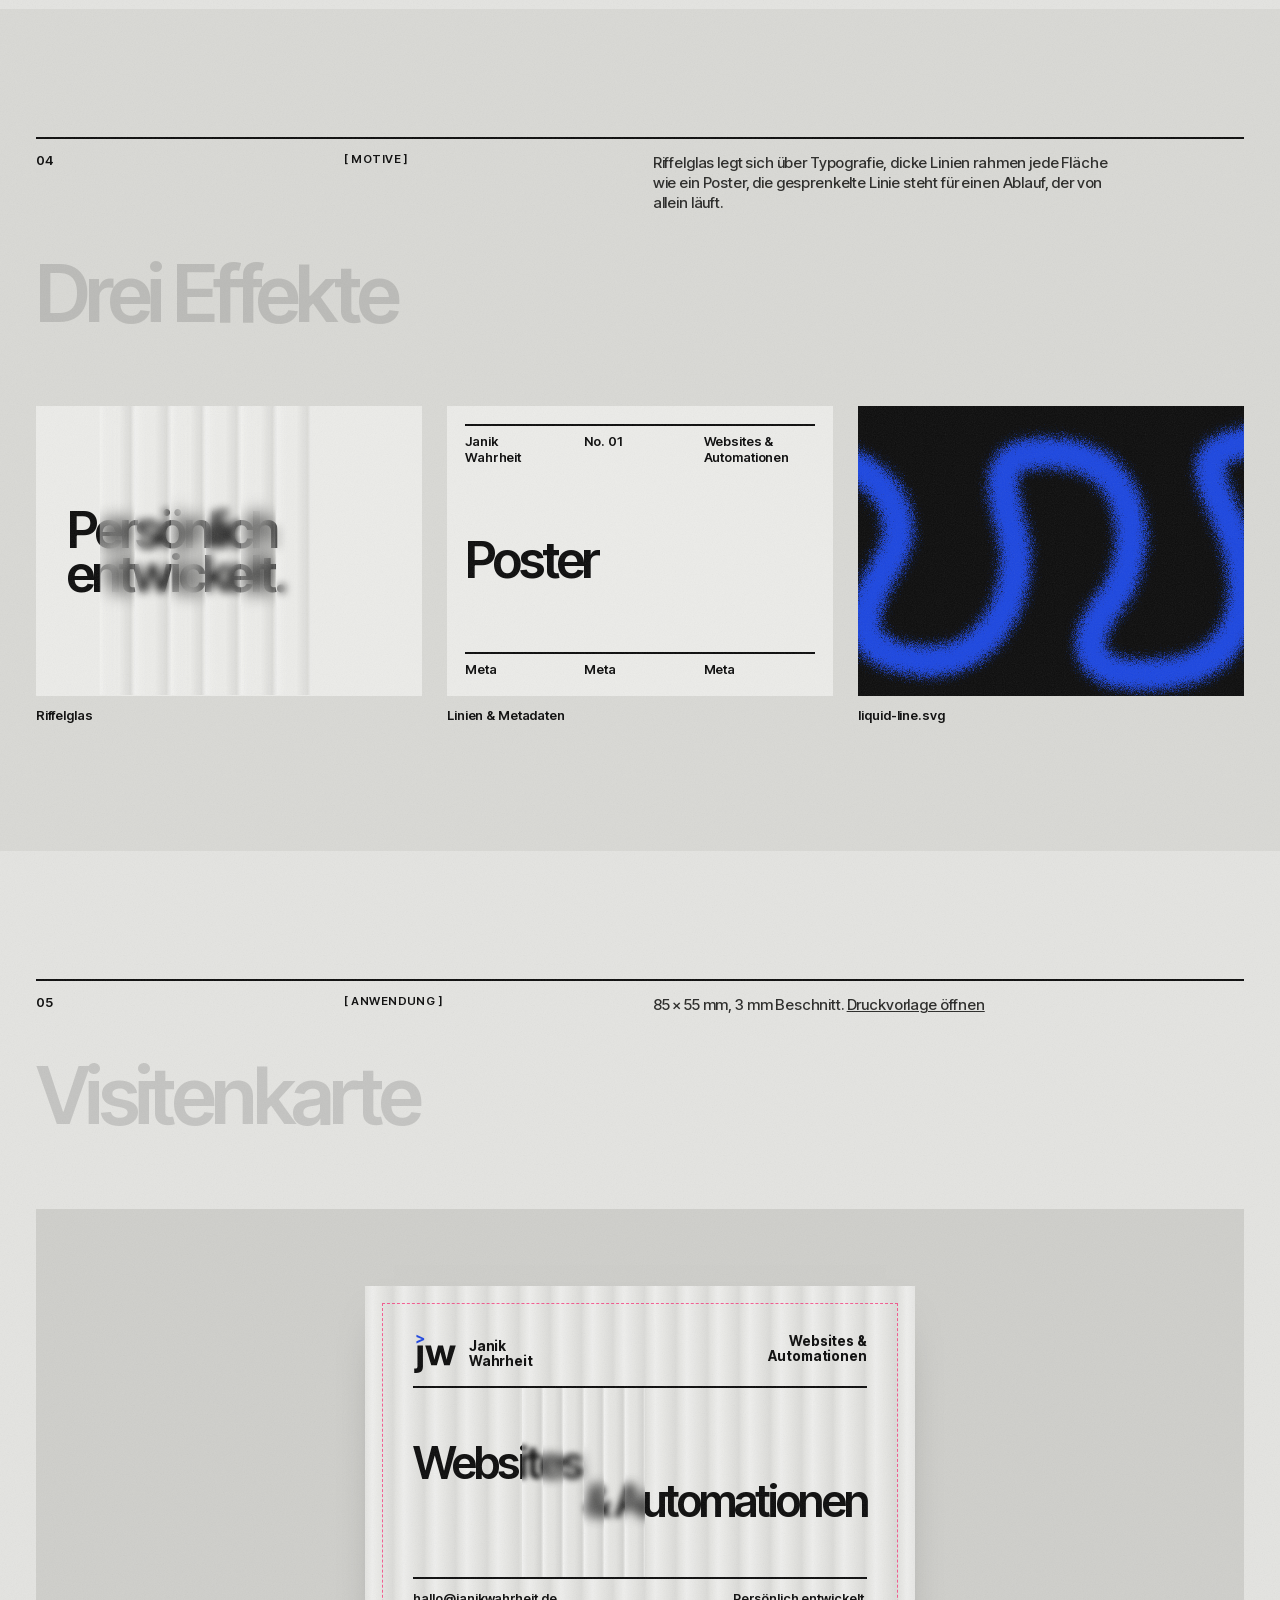
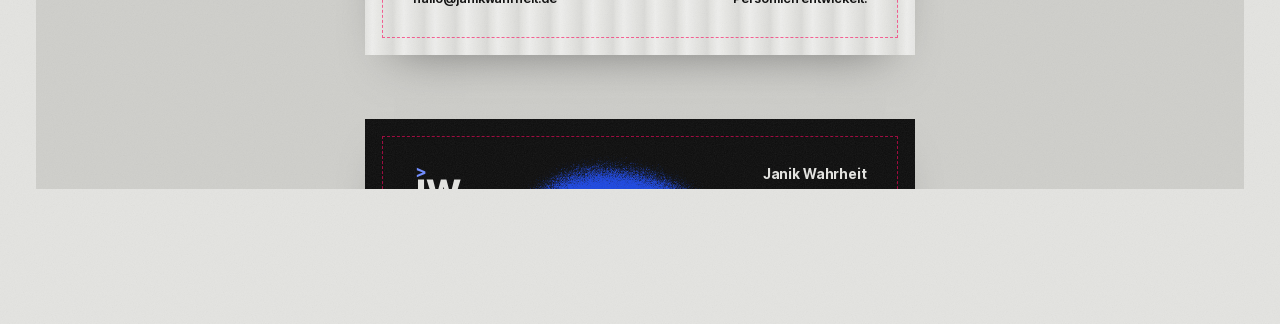
<file: brand/index.html>
<!DOCTYPE html>
<html lang="de">

<head>
  <meta charset="UTF-8">
  <meta name="viewport" content="width=device-width, initial-scale=1.0, viewport-fit=cover">
  <meta name="robots" content="noindex">
  <title>Identität — Janik Wahrheit</title>
  <link rel="icon" type="image/svg+xml" href="../assets/img/favicon.svg">
  <link rel="stylesheet" href="../css/style.css?v=20261118">
  <style>
    .bk-mast .wrap {
      display: flex;
      justify-content: space-between;
      align-items: center;
      height: var(--mast-h);
    }

    .bk-mast img {
      width: 38px;
    }

    .tiles {
      display: grid;
      grid-template-columns: repeat(4, minmax(0, 1fr));
      gap: var(--gap);
    }

    .tile {
      aspect-ratio: 4 / 3;
      display: grid;
      place-items: center;
      position: relative;
    }

    .tile img {
      width: 32%;
    }

    .tile .t-xs {
      position: absolute;
      left: 12px;
      bottom: 10px;
    }

    .tile--grey {
      background: #E4E4E1;
      box-shadow: inset 0 0 0 1px rgba(0, 0, 0, .12);
    }

    .tile--ink {
      background: #0D0D0D;
      color: #E4E4E1;
    }

    .tile--blue {
      background: #1F47E0;
      color: #fff;
    }

    .tile--white {
      background: #fff;
      box-shadow: inset 0 0 0 1px rgba(0, 0, 0, .12);
    }

    .sw-chip {
      aspect-ratio: 16 / 10;
    }

    .sw-meta {
      padding: 12px 0 0;
      margin-top: 12px;
      border-top: var(--thick) solid var(--ink);
      display: flex;
      flex-direction: column;
      gap: 3px;
    }

    .sw-meta strong {
      font: 600 1.6rem/1 var(--font);
      letter-spacing: -.05em;
    }

    .note-sm {
      margin-top: 28px;
      color: var(--ink-2);
      max-width: 72ch;
      font-size: .95rem;
    }

    .type-row {
      display: grid;
      grid-template-columns: repeat(4, minmax(0, 1fr));
      column-gap: var(--gap);
      padding: 26px 0;
      border-bottom: 1px solid var(--hair);
      align-items: baseline;
    }

    .type-row .spec {
      grid-column: 2 / -1;
    }

    .card-frame {
      width: 100%;
      height: 580px;
      border: 0;
      background: #CFCFCB;
    }

    .motifs {
      display: grid;
      grid-template-columns: repeat(3, minmax(0, 1fr));
      gap: var(--gap);
    }

    .motif {
      display: flex;
      flex-direction: column;
      gap: 12px;
    }

    .motif-box {
      aspect-ratio: 4 / 3;
      position: relative;
      overflow: hidden;
      background: var(--card);
      display: grid;
      place-items: center;
    }

    .motif-box .demo {
      font: 600 clamp(2rem, 4vw, 3.6rem)/.86 var(--font);
      letter-spacing: -.06em;
      padding: 0 8%;
    }

    .motif-box .glass {
      width: 55%;
      transform: translateX(30%);
    }

    .motif-box--rules {
      padding: 18px;
      display: flex;
      flex-direction: column;
      justify-content: space-between;
      place-items: initial;
    }

    .motif-box--rules .r {
      border-top: var(--thick) solid var(--ink);
      padding-top: 8px;
      display: grid;
      grid-template-columns: repeat(3, 1fr);
      gap: 8px;
    }

    .motif-box--liquid {
      background: #0D0D0D;
    }

    .motif-box--liquid img {
      position: absolute;
      inset: 0;
      width: 100%;
      height: 100%;
      object-fit: cover;
    }

    @media (max-width: 860px) {
      .tiles {
        grid-template-columns: repeat(2, minmax(0, 1fr));
      }

      .motifs {
        grid-template-columns: 1fr;
      }

      .type-row .spec {
        grid-column: 1 / -1;
        margin-top: 8px;
      }

      .card-frame {
        height: 860px;
      }
    }
  </style>
</head>

<body>
  <header class="mast bk-mast">
    <div class="wrap">
      <img src="../assets/brand/jw-mark.svg" alt="Janik Wahrheit">
      <a class="btn btn-line btn-sm" href="../index.html">Zur Website</a>
    </div>
  </header>

  <main>
    <section class="hero flutes">
      <div class="wrap">
        <div class="meta-row g4">
          <p class="t-xs">Janik Wahrheit</p>
          <p class="t-xs">Identität / Brand</p>
          <p class="t-xs">Website · Visitenkarte · Social</p>
          <p class="t-xs">v2 · Poster-System</p>
        </div>
        <div class="hero-title" data-glass-area>
          <h1 class="display"><span class="l">Grau, Schwarz</span><span class="l" style="text-align:right">&amp; ein
              Kobalt.</span></h1>
          <div class="blur-lens" aria-hidden="true"></div>
        </div>
        <div class="foot-row g4">
          <p class="hero-sub">Ein Poster-System: eine Schrift, drei Farben, dicke Linien mit Metadaten, und drei Effekte
            – Riffelglas, Fokus-Unschärfe und die gesprenkelte Linie.</p>
        </div>
      </div>
    </section>

    <section class="sec">
      <div class="wrap">
        <header class="sec-head g4"><span class="t-xs">01</span><span class="t-br">Zeichen</span>
          <p class="t-sm sec-sub">Der Pfeil „&gt;“ über dem J steht für Eingabe → Ergebnis. Schutzraum mindestens
            Pfeilhöhe; Mindestbreite 8 mm im Druck, 20 px am Bildschirm.</p>
        </header>
        <h2 class="h2">Das JW-Monogramm</h2>
        <div class="tiles">
          <div class="tile tile--grey"><img src="../assets/brand/jw-mark.svg" alt=""><span
              class="t-xs">jw-mark.svg</span></div>
          <div class="tile tile--ink"><img src="../assets/brand/jw-mark-on-ink.svg" alt=""><span
              class="t-xs">jw-mark-on-ink.svg</span></div>
          <div class="tile tile--blue"><img src="../assets/brand/jw-mark-on-signal.svg" alt=""><span
              class="t-xs">jw-mark-on-signal.svg</span></div>
          <div class="tile tile--white"><img src="../assets/brand/jw-mark-mono.svg" alt=""><span
              class="t-xs">jw-mark-mono.svg</span></div>
        </div>
      </div>
    </section>

    <section class="sec sec--tint">
      <div class="wrap">
        <header class="sec-head g4"><span class="t-xs">02</span><span class="t-br">Farbe</span>
          <p class="t-sm sec-sub">Grau ist das Papier, Schwarz trägt alles, Kobalt kommt sparsam: Status, Pfeil, die
            Linie, ein Akzent pro Fläche.</p>
        </header>
        <h2 class="h2">Drei Farben</h2>
        <div class="tiles">
          <div>
            <div class="sw-chip" style="background:#E4E4E1;box-shadow:inset 0 0 0 1px rgba(0,0,0,.12)"></div>
            <div class="sw-meta"><strong>Papiergrau</strong><span class="t-xs">#E4E4E1 · RGB 228 228 225</span><span
                class="t-xs">Fläche</span></div>
          </div>
          <div>
            <div class="sw-chip" style="background:#D9D9D5;box-shadow:inset 0 0 0 1px rgba(0,0,0,.12)"></div>
            <div class="sw-meta"><strong>Grau 2 (Tönung)</strong><span class="t-xs">#D9D9D5 · RGB 217 217
                213</span><span class="t-xs">Wechselflächen</span></div>
          </div>
          <div>
            <div class="sw-chip" style="background:#0D0D0D"></div>
            <div class="sw-meta"><strong>Schwarz</strong><span class="t-xs">#0D0D0D · RGB 13 13 13</span><span
                class="t-xs">Schrift, Linien, dunkle Panels</span></div>
          </div>
          <div>
            <div class="sw-chip" style="background:#1F47E0"></div>
            <div class="sw-meta"><strong>Kobalt</strong><span class="t-xs">#1F47E0 · RGB 31 71 224</span><span
                class="t-xs">Akzent, Linie, Pfeil</span></div>
          </div>
        </div>
        <p class="note-sm">Druck: Kobalt liegt am Rand des CMYK-Farbraums und wird im Vierfarbdruck etwas stumpfer. Für
          Visitenkarten Ton per Proof mit der Druckerei abstimmen oder eine Pantone-Sonderfarbe wählen.</p>
      </div>
    </section>

    <section class="sec">
      <div class="wrap">
        <header class="sec-head g4"><span class="t-xs">03</span><span class="t-br">Schrift</span>
          <p class="t-sm sec-sub">Inter Tight, frei über Google Fonts (SIL Open Font License). Headlines 600,
            Spationierung −5 bis −7 %.</p>
        </header>
        <h2 class="h2">Eine Schrift</h2>
        <div class="type-row"><span class="t-xs">Display · 600 · −7 %</span>
          <p class="spec display" style="font-size:clamp(3rem,8vw,8rem)">Websites</p>
        </div>
        <div class="type-row"><span class="t-xs">Headline · 600 · −5,5 %</span>
          <p class="spec h2" style="margin:0">Persönlich entwickelt.</p>
        </div>
        <div class="type-row"><span class="t-xs">Text · 400 / 500</span>
          <p class="spec lead">Ich baue dir eine moderne Website – persönlich, ehrlich und ohne Fachchinesisch.</p>
        </div>
        <div class="type-row"><span class="t-xs">Labels · 600 · 13 px</span>
          <p class="spec t-xs">Für Selbstständige &amp; kleine Betriebe — <span class="t-br">Referenzen</span></p>
        </div>
      </div>
    </section>

    <section class="sec sec--tint">
      <div class="wrap">
        <header class="sec-head g4"><span class="t-xs">04</span><span class="t-br">Motive</span>
          <p class="t-sm sec-sub">Riffelglas legt sich über Typografie, dicke Linien rahmen jede Fläche wie ein Poster,
            die gesprenkelte Linie steht für einen Ablauf, der von allein läuft.</p>
        </header>
        <h2 class="h2">Drei Effekte</h2>
        <div class="motifs">
          <div class="motif">
            <div class="motif-box flutes" data-glass-area>
              <p class="demo">Persönlich entwickelt.</p>
              <div class="glass glass--static" aria-hidden="true"><i></i><i></i><i></i><i></i><i></i><i></i></div>
            </div>
            <span class="t-xs">Riffelglas</span>
          </div>
          <div class="motif">
            <div class="motif-box motif-box--rules">
              <div class="r"><span class="t-xs">Janik<br>Wahrheit</span><span class="t-xs">No. 01</span><span
                  class="t-xs">Websites &amp;<br>Automationen</span></div>
              <p class="demo" style="padding:0">Poster</p>
              <div class="r"><span class="t-xs">Meta</span><span class="t-xs">Meta</span><span class="t-xs">Meta</span>
              </div>
            </div>
            <span class="t-xs">Linien &amp; Metadaten</span>
          </div>
          <div class="motif">
            <div class="motif-box motif-box--liquid"><img src="../assets/brand/liquid-line.svg" alt=""></div>
            <span class="t-xs">liquid-line.svg</span>
          </div>
        </div>
      </div>
    </section>

    <section class="sec">
      <div class="wrap">
        <header class="sec-head g4"><span class="t-xs">05</span><span class="t-br">Anwendung</span>
          <p class="t-sm sec-sub">85 × 55 mm, 3 mm Beschnitt. <a href="business-card.html"
              style="text-decoration:underline">Druckvorlage öffnen</a></p>
        </header>
        <h2 class="h2">Visitenkarte</h2>
        <iframe class="card-frame" src="business-card.html" title="Visitenkarte Vorschau" loading="lazy"></iframe>
      </div>
    </section>
  </main>

  <script src="../js/main.js?v=20261118"></script>
</body>

</html>
</file>
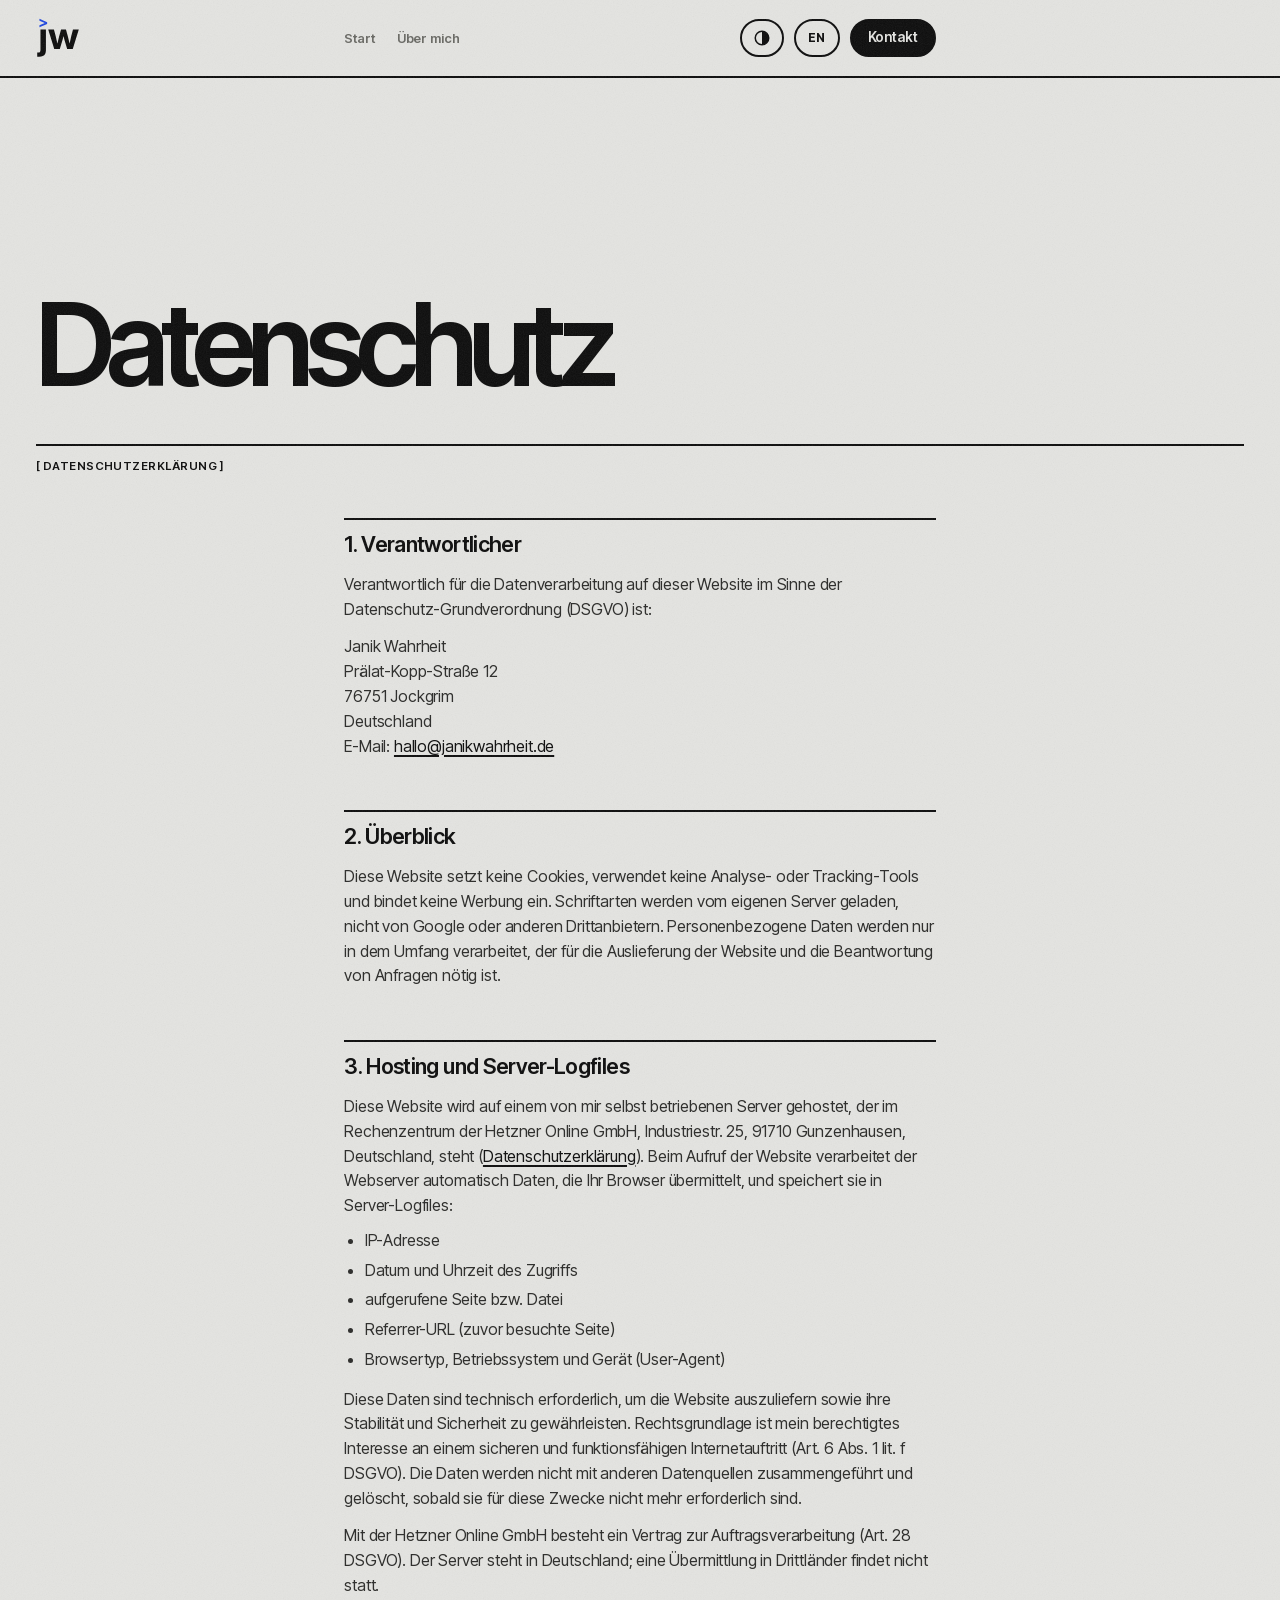
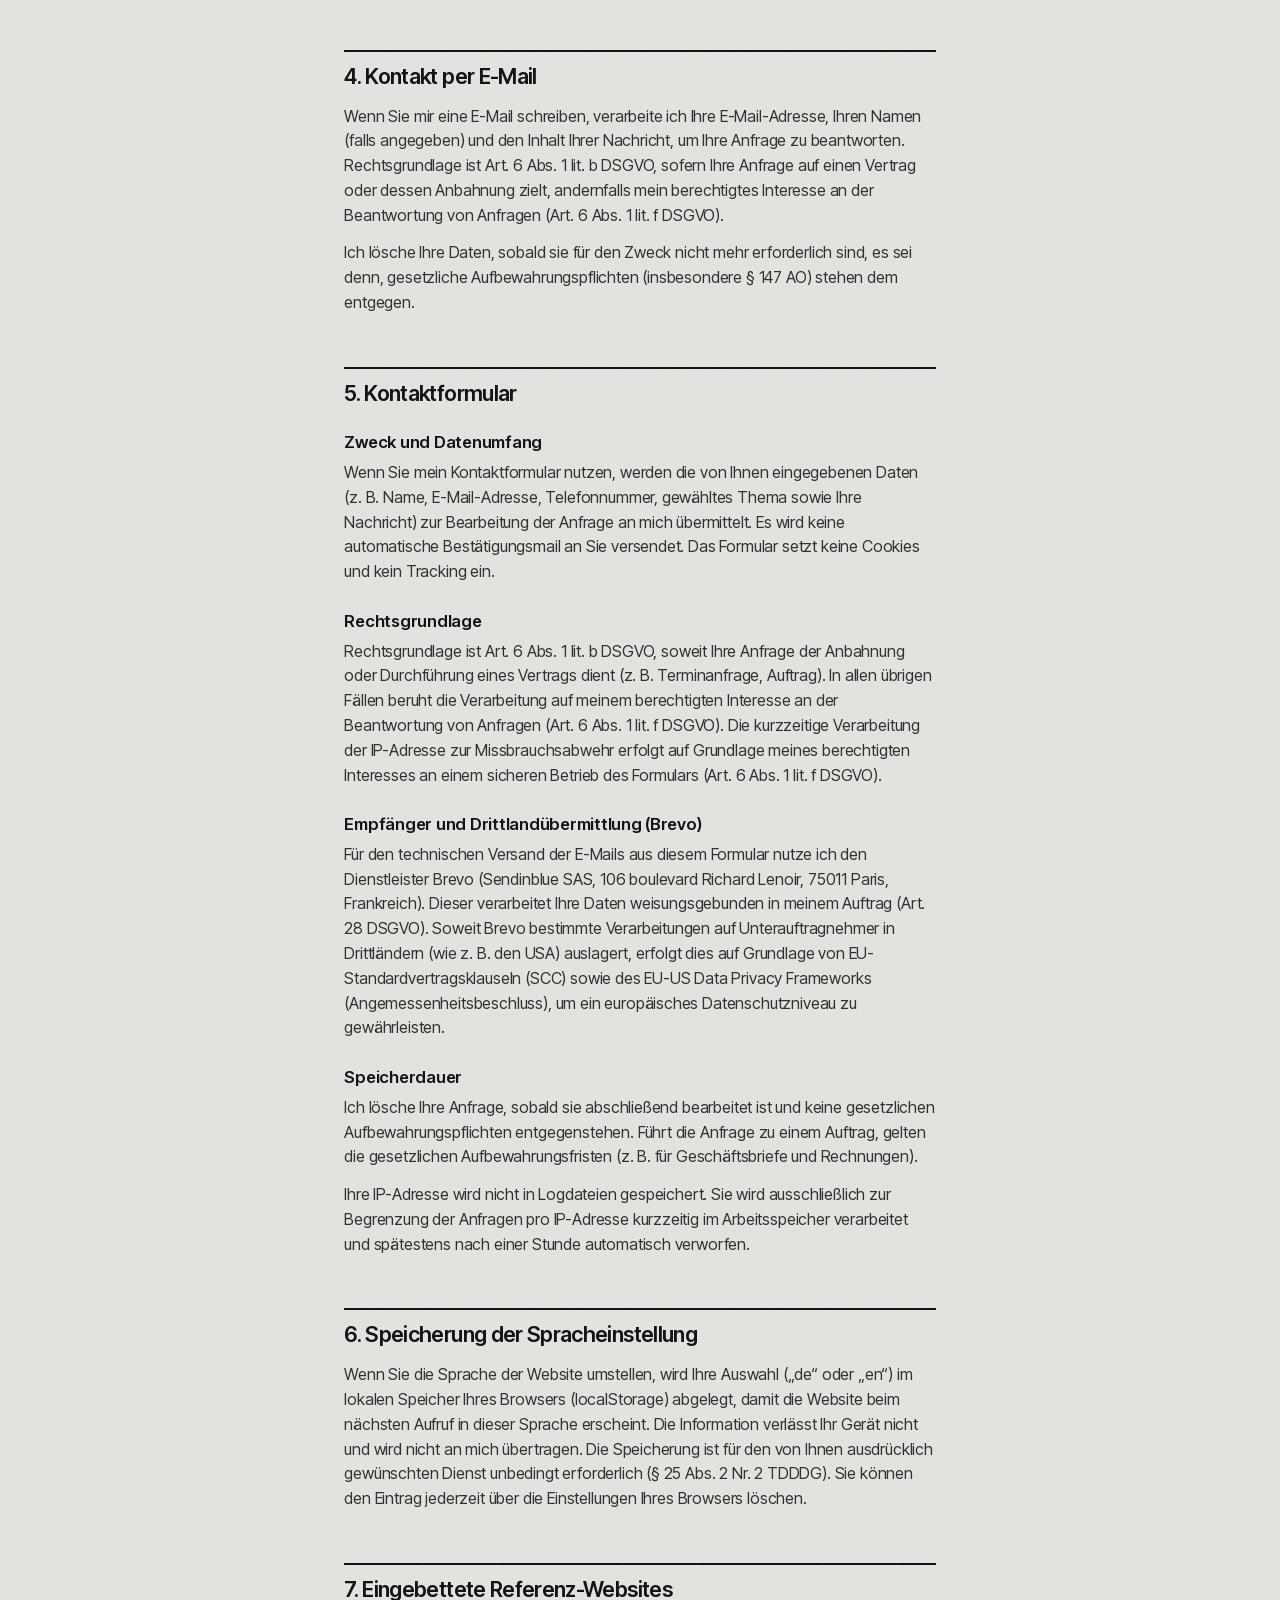
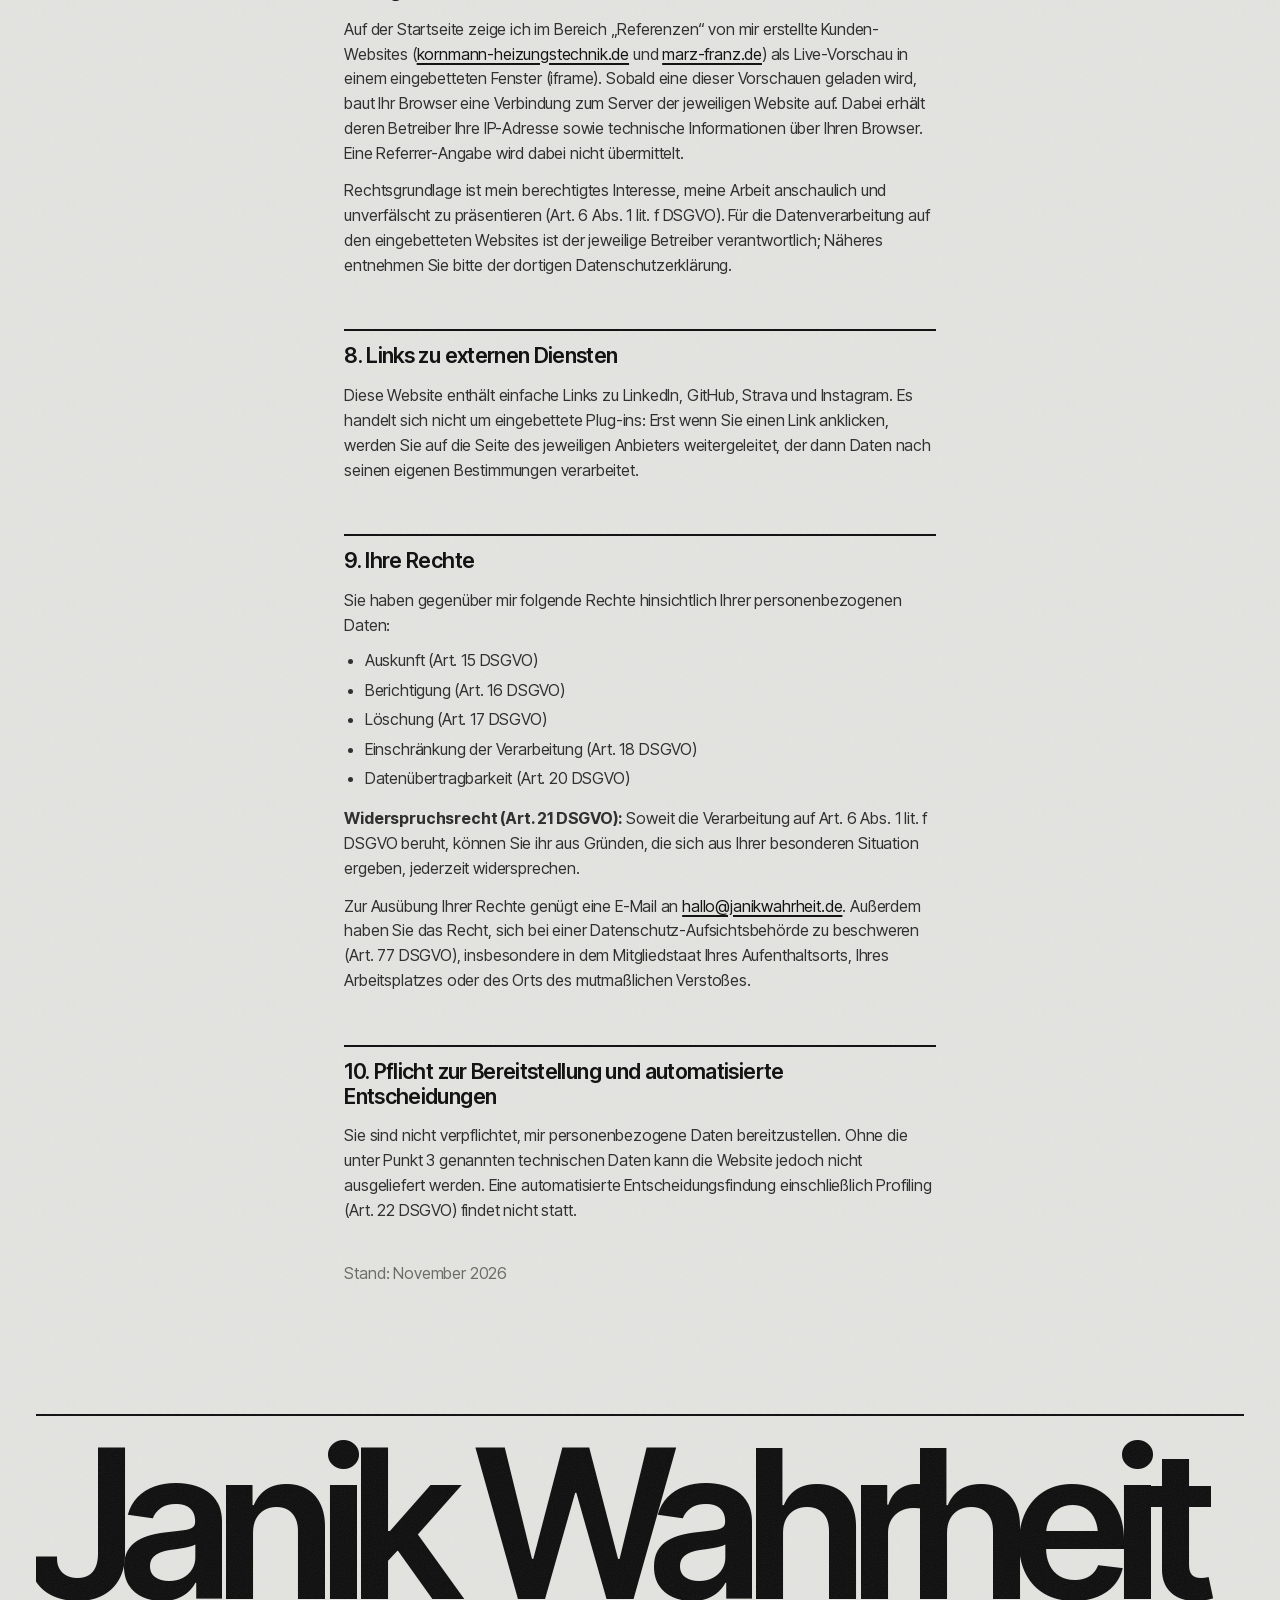
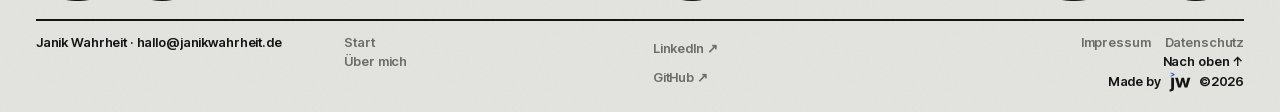
<file: datenschutz/index.html>
<!DOCTYPE html>
<html lang="de">

<head>
  <meta charset="UTF-8">
  <meta name="viewport" content="width=device-width, initial-scale=1.0, viewport-fit=cover">
  <title>Datenschutz — Janik Wahrheit</title>
  <meta name="description" content="Datenschutzerklärung der Website von Janik Wahrheit.">
  <meta name="robots" content="noindex, follow">
  <meta name="theme-color" content="#E4E4E1">
  <link rel="icon" type="image/svg+xml" href="../assets/img/favicon.svg">
  <link rel="stylesheet" href="../css/style.css?v=20261118">
  <script src="../js/theme.js?v=20261118"></script>
  <script>document.documentElement.classList.add("js");</script>
</head>

<body class="legal-page">
  <svg width="0" height="0" style="position:absolute" aria-hidden="true" focusable="false">
    <symbol id="jw-mark" viewBox="650 690 1700 1540">
      <g transform="translate(448.824415 559.140952)" style="fill:var(--jw-ink,currentColor)">
        <path
          d="M373.634,570.579L584.409,570.579L584.409,1390.892C584.409,1442.636 574.321,1486.31 554.146,1521.914C533.97,1557.518 504.419,1584.458 465.492,1602.734C426.566,1621.011 378.619,1630.149 321.653,1630.149L247.597,1630.149L247.597,1463.523L291.034,1463.523C320.466,1463.523 341.591,1456.165 354.408,1441.449C367.226,1426.733 373.634,1403.472 373.634,1371.666L373.634,570.579Z" />
        <path
          d="M906.268,1332.501L673.419,570.579L894.163,570.579L963.234,840.456C976.526,894.099 989.581,950.235 1002.398,1008.862C1015.216,1067.49 1027.796,1126.948 1040.138,1187.238L1013.079,1187.238C1026.372,1127.423 1040.138,1068.083 1054.38,1009.218C1068.621,950.353 1082.626,894.099 1096.392,840.456L1169.024,570.579L1359.149,570.579L1430.356,840.456C1444.598,894.099 1458.721,950.235 1472.725,1008.862C1486.729,1067.49 1500.377,1126.948 1513.669,1187.238L1485.898,1187.238C1498.716,1126.948 1511.415,1067.609 1523.995,1009.218C1536.575,950.828 1549.273,894.574 1562.091,840.456L1630.45,570.579L1854.754,570.579L1621.193,1332.501L1404.722,1332.501L1317.136,1032.005C1308.591,1002.572 1300.284,971.834 1292.214,939.791C1284.143,907.747 1276.192,875.348 1268.359,842.592C1260.526,809.837 1252.575,778.031 1244.504,747.174L1283.669,747.174C1275.598,778.031 1267.528,809.837 1259.458,842.592C1251.388,875.348 1243.318,907.747 1235.247,939.791C1227.177,971.834 1218.87,1002.572 1210.325,1032.005L1122.027,1332.501L906.268,1332.501Z" />
      </g>
      <path style="fill:var(--jw-chev,#1F47E0)" d="M783 720L1080 850V922L783 1052V971L990 886L783 801Z" />
    </symbol>
  </svg>
  <a class="skip-link" href="#main" data-i18n="common.skip_link">Zum Inhalt springen</a>

  <header class="mast" id="top">
    <div class="wrap mast-inner">
      <a class="brand" href="../index.html" aria-label="Janik Wahrheit">
        <svg class="mark" viewBox="0 0 1700 1540" aria-hidden="true" focusable="false">
          <use href="#jw-mark" />
        </svg>
      </a>
      <nav class="nav" id="nav">
        <a href="../index.html"><span data-i18n="common.nav_home">Start</span></a>
        <a href="../aboutme/index.html"><span data-i18n="common.nav_about">Über mich</span></a>
        <a class="nav-contact" href="../index.html#contact"><span data-i18n="common.nav_contact_btn">Kontakt</span></a>
      </nav>
      <div class="mast-actions">
        <button class="theme-toggle" id="theme-toggle" type="button" aria-pressed="false" aria-label="Dunkles Design" data-i18n-attr="aria-label:common.theme_toggle_aria"><svg viewBox="0 0 24 24" aria-hidden="true" focusable="false"><circle cx="12" cy="12" r="9" /><path d="M12 3a9 9 0 0 1 0 18z" /></svg></button>
        <button class="lang-toggle" id="lang-toggle" type="button" aria-label="Switch to English">EN</button>
        <a class="btn btn-ink btn-sm mast-cta" href="../index.html#contact"><span
            data-i18n="common.nav_contact_btn">Kontakt</span></a>
        <button class="nav-toggle" id="nav-toggle" type="button" aria-label="Menü öffnen"
          data-i18n-attr="aria-label:common.nav_toggle_aria" aria-expanded="false" aria-controls="nav">
          <span></span><span></span>
        </button>
      </div>
    </div>
  </header>

  <main id="main">
    <section class="sec">
      <div class="wrap">
        <h1 class="display legal-title">Datenschutz</h1>
        <div class="sec-head g4">
          <span class="t-br">Datenschutzerklärung</span>
          <p class="t-xs sec-sub" data-i18n="common.legal_de_only"></p>
        </div>
        <div class="g4">
          <article class="legal">
            <h2>1. Verantwortlicher</h2>
            <p>Verantwortlich für die Datenverarbeitung auf dieser Website im Sinne der Datenschutz-Grundverordnung
              (DSGVO) ist:</p>
            <p>
              Janik Wahrheit<br>
              Prälat-Kopp-Straße 12<br>
              76751 Jockgrim<br>
              Deutschland<br>
              E-Mail: <a href="mailto:hallo@janikwahrheit.de">hallo@janikwahrheit.de</a>
            </p>

            <h2>2. Überblick</h2>
            <p>Diese Website setzt keine Cookies, verwendet keine Analyse- oder Tracking-Tools und bindet keine Werbung
              ein. Schriftarten werden vom eigenen Server geladen, nicht von Google oder anderen Drittanbietern.
              Personenbezogene Daten werden nur in dem Umfang verarbeitet, der für die Auslieferung der Website und die
              Beantwortung von Anfragen nötig ist.</p>

            <h2>3. Hosting und Server-Logfiles</h2>
            <p>Diese Website wird auf einem von mir selbst betriebenen Server gehostet, der im Rechenzentrum der Hetzner
              Online GmbH, Industriestr. 25, 91710 Gunzenhausen, Deutschland, steht (<a
                href="https://www.hetzner.com/de/legal/privacy-policy" target="_blank"
                rel="noopener">Datenschutzerklärung</a>). Beim Aufruf der Website verarbeitet der Webserver automatisch
              Daten, die Ihr Browser übermittelt, und speichert sie in Server-Logfiles:</p>
            <ul>
              <li>IP-Adresse</li>
              <li>Datum und Uhrzeit des Zugriffs</li>
              <li>aufgerufene Seite bzw. Datei</li>
              <li>Referrer-URL (zuvor besuchte Seite)</li>
              <li>Browsertyp, Betriebssystem und Gerät (User-Agent)</li>
            </ul>
            <p>Diese Daten sind technisch erforderlich, um die Website auszuliefern sowie ihre Stabilität und Sicherheit
              zu gewährleisten. Rechtsgrundlage ist mein berechtigtes Interesse an einem sicheren und funktionsfähigen
              Internetauftritt (Art. 6 Abs. 1 lit. f DSGVO). Die Daten werden nicht mit anderen Datenquellen
              zusammengeführt und gelöscht, sobald sie für diese Zwecke nicht mehr erforderlich sind.</p>
            <p>Mit der Hetzner Online GmbH besteht ein Vertrag zur Auftragsverarbeitung (Art. 28 DSGVO). Der Server
              steht in Deutschland; eine Übermittlung in Drittländer findet nicht statt.</p>

            <h2>4. Kontakt per E-Mail</h2>
            <p>Wenn Sie mir eine E-Mail schreiben, verarbeite ich Ihre E-Mail-Adresse, Ihren Namen (falls angegeben) und
              den Inhalt Ihrer Nachricht, um Ihre Anfrage zu beantworten. Rechtsgrundlage ist Art. 6 Abs. 1 lit. b
              DSGVO, sofern Ihre Anfrage auf einen Vertrag oder dessen Anbahnung zielt, andernfalls mein berechtigtes
              Interesse an der Beantwortung von Anfragen (Art. 6 Abs. 1 lit. f DSGVO).</p>
            <p>Ich lösche Ihre Daten, sobald sie für den Zweck nicht mehr erforderlich sind, es sei denn, gesetzliche
              Aufbewahrungspflichten (insbesondere § 147 AO) stehen dem entgegen.</p>

            <h2>5. Kontaktformular</h2>
            <h3>Zweck und Datenumfang</h3>
            <p>Wenn Sie mein Kontaktformular nutzen, werden die von Ihnen eingegebenen Daten (z. B. Name,
              E-Mail-Adresse, Telefonnummer, gewähltes Thema sowie Ihre Nachricht) zur Bearbeitung der Anfrage an mich
              übermittelt. Es wird keine automatische Bestätigungsmail an Sie versendet. Das Formular setzt keine
              Cookies und kein Tracking ein.</p>
            <h3>Rechtsgrundlage</h3>
            <p>Rechtsgrundlage ist Art. 6 Abs. 1 lit. b DSGVO, soweit Ihre Anfrage der Anbahnung oder Durchführung eines
              Vertrags dient (z. B. Terminanfrage, Auftrag). In allen übrigen Fällen beruht die Verarbeitung auf meinem
              berechtigten Interesse an der Beantwortung von Anfragen (Art. 6 Abs. 1 lit. f DSGVO). Die kurzzeitige
              Verarbeitung der IP-Adresse zur Missbrauchsabwehr erfolgt auf Grundlage meines berechtigten Interesses an
              einem sicheren Betrieb des Formulars (Art. 6 Abs. 1 lit. f DSGVO).</p>
            <h3>Empfänger und Drittlandübermittlung (Brevo)</h3>
            <p>Für den technischen Versand der E-Mails aus diesem Formular nutze ich den Dienstleister Brevo (Sendinblue
              SAS, 106 boulevard Richard Lenoir, 75011 Paris, Frankreich). Dieser verarbeitet Ihre Daten
              weisungsgebunden in meinem Auftrag (Art. 28 DSGVO). Soweit Brevo bestimmte Verarbeitungen auf
              Unterauftragnehmer in Drittländern (wie z. B. den USA) auslagert, erfolgt dies auf Grundlage von
              EU-Standardvertragsklauseln (SCC) sowie des EU-US Data Privacy Frameworks (Angemessenheitsbeschluss), um
              ein europäisches Datenschutzniveau zu gewährleisten.</p>
            <h3>Speicherdauer</h3>
            <p>Ich lösche Ihre Anfrage, sobald sie abschließend bearbeitet ist und keine gesetzlichen
              Aufbewahrungspflichten entgegenstehen. Führt die Anfrage zu einem Auftrag, gelten die gesetzlichen
              Aufbewahrungsfristen (z. B. für Geschäftsbriefe und Rechnungen).</p>
            <p>Ihre IP-Adresse wird nicht in Logdateien gespeichert. Sie wird ausschließlich zur Begrenzung der Anfragen
              pro IP-Adresse kurzzeitig im Arbeitsspeicher verarbeitet und spätestens nach einer Stunde automatisch
              verworfen.</p>

            <h2>6. Speicherung der Spracheinstellung</h2>
            <p>Wenn Sie die Sprache der Website umstellen, wird Ihre Auswahl („de“ oder „en“) im lokalen Speicher Ihres
              Browsers (localStorage) abgelegt, damit die Website beim nächsten Aufruf in dieser Sprache erscheint. Die
              Information verlässt Ihr Gerät nicht und wird nicht an mich übertragen. Die Speicherung ist für den von
              Ihnen ausdrücklich gewünschten Dienst unbedingt erforderlich (§ 25 Abs. 2 Nr. 2 TDDDG). Sie können den
              Eintrag jederzeit über die Einstellungen Ihres Browsers löschen.</p>

            <h2>7. Eingebettete Referenz-Websites</h2>
            <p>Auf der Startseite zeige ich im Bereich „Referenzen“ von mir erstellte Kunden-Websites (<a
                href="https://www.kornmann-heizungstechnik.de" target="_blank"
                rel="noopener">kornmann-heizungstechnik.de</a> und <a href="https://www.marz-franz.de" target="_blank"
                rel="noopener">marz-franz.de</a>) als Live-Vorschau in einem eingebetteten Fenster (iframe). Sobald eine
              dieser Vorschauen geladen wird, baut Ihr Browser eine Verbindung zum Server der jeweiligen Website auf.
              Dabei erhält deren Betreiber Ihre IP-Adresse sowie technische Informationen über Ihren Browser. Eine
              Referrer-Angabe wird dabei nicht übermittelt.</p>
            <p>Rechtsgrundlage ist mein berechtigtes Interesse, meine Arbeit anschaulich und unverfälscht zu
              präsentieren (Art. 6 Abs. 1 lit. f DSGVO). Für die Datenverarbeitung auf den eingebetteten Websites ist
              der jeweilige Betreiber verantwortlich; Näheres entnehmen Sie bitte der dortigen Datenschutzerklärung.</p>

            <h2>8. Links zu externen Diensten</h2>
            <p>Diese Website enthält einfache Links zu LinkedIn, GitHub, Strava und Instagram. Es handelt sich nicht um
              eingebettete Plug-ins: Erst wenn Sie einen Link anklicken, werden Sie auf die Seite des jeweiligen
              Anbieters weitergeleitet, der dann Daten nach seinen eigenen Bestimmungen verarbeitet.</p>

            <h2>9. Ihre Rechte</h2>
            <p>Sie haben gegenüber mir folgende Rechte hinsichtlich Ihrer personenbezogenen Daten:</p>
            <ul>
              <li>Auskunft (Art. 15 DSGVO)</li>
              <li>Berichtigung (Art. 16 DSGVO)</li>
              <li>Löschung (Art. 17 DSGVO)</li>
              <li>Einschränkung der Verarbeitung (Art. 18 DSGVO)</li>
              <li>Datenübertragbarkeit (Art. 20 DSGVO)</li>
            </ul>
            <p><strong>Widerspruchsrecht (Art. 21 DSGVO):</strong> Soweit die Verarbeitung auf Art. 6 Abs. 1 lit. f
              DSGVO beruht, können Sie ihr aus Gründen, die sich aus Ihrer besonderen Situation ergeben, jederzeit
              widersprechen.</p>
            <p>Zur Ausübung Ihrer Rechte genügt eine E-Mail an <a
                href="mailto:hallo@janikwahrheit.de">hallo@janikwahrheit.de</a>. Außerdem haben Sie das Recht, sich bei
              einer Datenschutz-Aufsichtsbehörde zu beschweren (Art. 77 DSGVO), insbesondere in dem Mitgliedstaat Ihres
              Aufenthaltsorts, Ihres Arbeitsplatzes oder des Orts des mutmaßlichen Verstoßes.</p>

            <h2>10. Pflicht zur Bereitstellung und automatisierte Entscheidungen</h2>
            <p>Sie sind nicht verpflichtet, mir personenbezogene Daten bereitzustellen. Ohne die unter Punkt 3 genannten
              technischen Daten kann die Website jedoch nicht ausgeliefert werden. Eine automatisierte
              Entscheidungsfindung einschließlich Profiling (Art. 22 DSGVO) findet nicht statt.</p>

            <p class="t-xs legal-meta">Stand: November 2026</p>
          </article>
        </div>
      </div>
    </section>
  </main>

  <footer class="foot">
    <div class="wrap">
      <div class="foot-mark" data-glass-area>
        <p class="mega" aria-hidden="true">Janik Wahrheit</p>
        <div class="blur-lens" aria-hidden="true"></div>
      </div>
      <div class="foot-row g4">
        <p class="t-xs">Janik Wahrheit · <a href="mailto:hallo@janikwahrheit.de">hallo@janikwahrheit.de</a></p>
        <nav class="foot-nav" aria-label="Footer-Navigation" data-i18n-attr="aria-label:common.footer_nav_aria">
          <a class="t-xs" href="../index.html" data-i18n="common.nav_home">Start</a>
          <a class="t-xs" href="../aboutme/index.html" data-i18n="common.nav_about">Über mich</a>
        </nav>
        <ul class="foot-nav" aria-label="Soziale Netzwerke" data-i18n-attr="aria-label:common.social_aria">
          <li><a class="t-xs" href="https://www.linkedin.com/in/janik-wahrheit-402186225/" target="_blank"
              rel="noopener">LinkedIn ↗</a></li>
          <li><a class="t-xs" href="https://github.com/janikWa" target="_blank" rel="noopener">GitHub ↗</a></li>
        </ul>
        <div class="foot-end">
          <nav class="foot-legal" aria-label="Rechtliches" data-i18n-attr="aria-label:common.legal_aria">
            <a class="t-xs" href="../impressum/index.html" data-i18n="common.nav_imprint">Impressum</a>
            <a class="t-xs" href="../datenschutz/index.html" data-i18n="common.nav_privacy">Datenschutz</a>
          </nav>
          <a class="t-xs" href="#top"><span data-i18n="common.back_to_top">Nach oben</span> ↑</a>
          <p class="t-xs made-by"><span data-i18n="common.made_by">Made by</span><svg class="mark"
              viewBox="0 0 1700 1540" aria-hidden="true" focusable="false">
              <use href="#jw-mark" />
            </svg><span>©<span data-year>2026</span></span></p>
        </div>
      </div>
    </div>
  </footer>
  <script src="../js/i18n.js?v=20261118"></script>
  <script src="../js/main.js?v=20261118"></script>
</body>

</html>
</file>
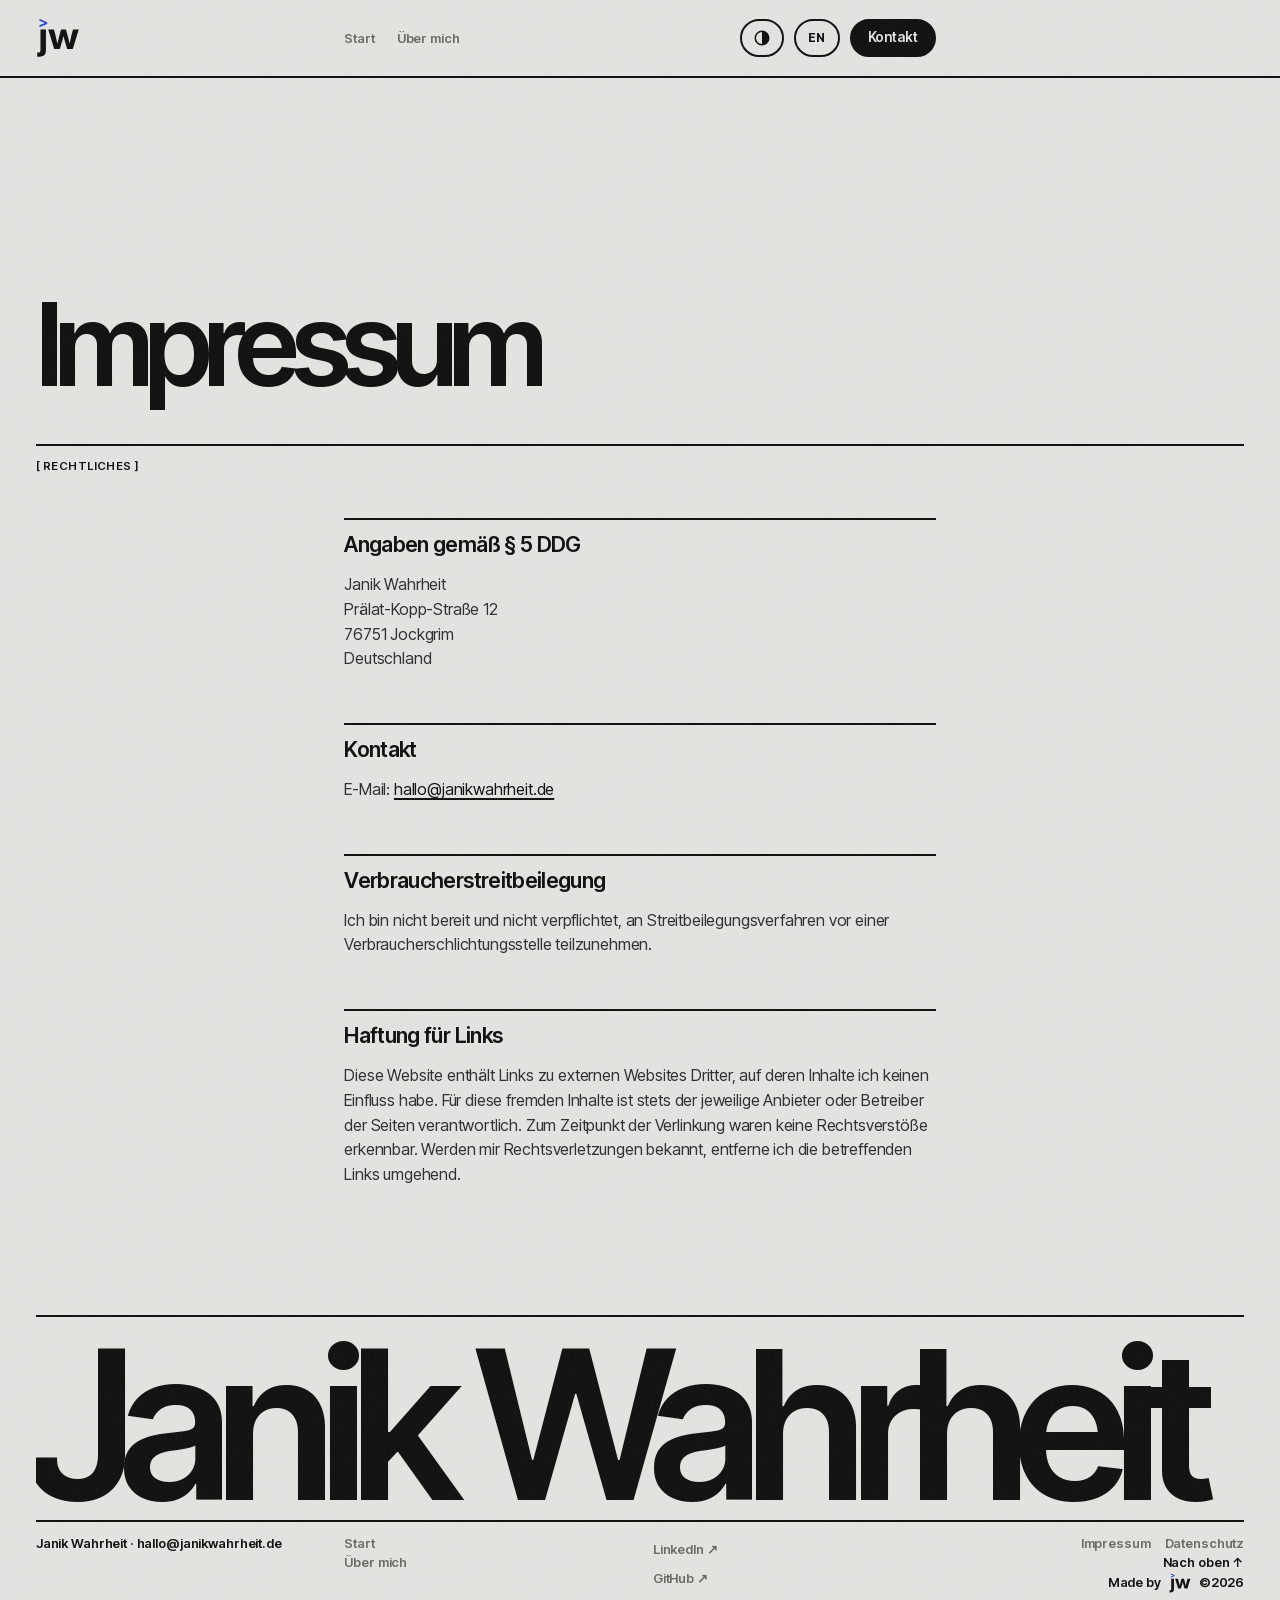
<file: impressum/index.html>
<!DOCTYPE html>
<html lang="de">

<head>
  <meta charset="UTF-8">
  <meta name="viewport" content="width=device-width, initial-scale=1.0, viewport-fit=cover">
  <title>Impressum — Janik Wahrheit</title>
  <meta name="description" content="Impressum von Janik Wahrheit — Anbieterkennzeichnung gemäß § 5 DDG.">
  <meta name="robots" content="noindex, follow">
  <meta name="theme-color" content="#E4E4E1">
  <link rel="icon" type="image/svg+xml" href="../assets/img/favicon.svg">
  <link rel="stylesheet" href="../css/style.css?v=20261118">
  <script src="../js/theme.js?v=20261118"></script>
  <script>document.documentElement.classList.add("js");</script>
</head>

<body class="legal-page">
  <svg width="0" height="0" style="position:absolute" aria-hidden="true" focusable="false">
    <symbol id="jw-mark" viewBox="650 690 1700 1540">
      <g transform="translate(448.824415 559.140952)" style="fill:var(--jw-ink,currentColor)">
        <path
          d="M373.634,570.579L584.409,570.579L584.409,1390.892C584.409,1442.636 574.321,1486.31 554.146,1521.914C533.97,1557.518 504.419,1584.458 465.492,1602.734C426.566,1621.011 378.619,1630.149 321.653,1630.149L247.597,1630.149L247.597,1463.523L291.034,1463.523C320.466,1463.523 341.591,1456.165 354.408,1441.449C367.226,1426.733 373.634,1403.472 373.634,1371.666L373.634,570.579Z" />
        <path
          d="M906.268,1332.501L673.419,570.579L894.163,570.579L963.234,840.456C976.526,894.099 989.581,950.235 1002.398,1008.862C1015.216,1067.49 1027.796,1126.948 1040.138,1187.238L1013.079,1187.238C1026.372,1127.423 1040.138,1068.083 1054.38,1009.218C1068.621,950.353 1082.626,894.099 1096.392,840.456L1169.024,570.579L1359.149,570.579L1430.356,840.456C1444.598,894.099 1458.721,950.235 1472.725,1008.862C1486.729,1067.49 1500.377,1126.948 1513.669,1187.238L1485.898,1187.238C1498.716,1126.948 1511.415,1067.609 1523.995,1009.218C1536.575,950.828 1549.273,894.574 1562.091,840.456L1630.45,570.579L1854.754,570.579L1621.193,1332.501L1404.722,1332.501L1317.136,1032.005C1308.591,1002.572 1300.284,971.834 1292.214,939.791C1284.143,907.747 1276.192,875.348 1268.359,842.592C1260.526,809.837 1252.575,778.031 1244.504,747.174L1283.669,747.174C1275.598,778.031 1267.528,809.837 1259.458,842.592C1251.388,875.348 1243.318,907.747 1235.247,939.791C1227.177,971.834 1218.87,1002.572 1210.325,1032.005L1122.027,1332.501L906.268,1332.501Z" />
      </g>
      <path style="fill:var(--jw-chev,#1F47E0)" d="M783 720L1080 850V922L783 1052V971L990 886L783 801Z" />
    </symbol>
  </svg>
  <a class="skip-link" href="#main" data-i18n="common.skip_link">Zum Inhalt springen</a>

  <header class="mast" id="top">
    <div class="wrap mast-inner">
      <a class="brand" href="../index.html" aria-label="Janik Wahrheit">
        <svg class="mark" viewBox="0 0 1700 1540" aria-hidden="true" focusable="false">
          <use href="#jw-mark" />
        </svg>
      </a>
      <nav class="nav" id="nav">
        <a href="../index.html"><span data-i18n="common.nav_home">Start</span></a>
        <a href="../aboutme/index.html"><span data-i18n="common.nav_about">Über mich</span></a>
        <a class="nav-contact" href="../index.html#contact"><span data-i18n="common.nav_contact_btn">Kontakt</span></a>
      </nav>
      <div class="mast-actions">
        <button class="theme-toggle" id="theme-toggle" type="button" aria-pressed="false" aria-label="Dunkles Design" data-i18n-attr="aria-label:common.theme_toggle_aria"><svg viewBox="0 0 24 24" aria-hidden="true" focusable="false"><circle cx="12" cy="12" r="9" /><path d="M12 3a9 9 0 0 1 0 18z" /></svg></button>
        <button class="lang-toggle" id="lang-toggle" type="button" aria-label="Switch to English">EN</button>
        <a class="btn btn-ink btn-sm mast-cta" href="../index.html#contact"><span
            data-i18n="common.nav_contact_btn">Kontakt</span></a>
        <button class="nav-toggle" id="nav-toggle" type="button" aria-label="Menü öffnen"
          data-i18n-attr="aria-label:common.nav_toggle_aria" aria-expanded="false" aria-controls="nav">
          <span></span><span></span>
        </button>
      </div>
    </div>
  </header>

  <main id="main">
    <section class="sec">
      <div class="wrap">
        <h1 class="display legal-title">Impressum</h1>
        <div class="sec-head g4">
          <span class="t-br">Rechtliches</span>
          <p class="t-xs sec-sub" data-i18n="common.legal_de_only"></p>
        </div>
        <div class="g4">
          <article class="legal">
            <h2>Angaben gemäß § 5 DDG</h2>
            <p>
              Janik Wahrheit<br>
              Prälat-Kopp-Straße 12<br>
              76751 Jockgrim<br>
              Deutschland
            </p>

            <h2>Kontakt</h2>
            <p>
              E-Mail: <a href="mailto:hallo@janikwahrheit.de">hallo@janikwahrheit.de</a>
              <!-- Zweiter direkter Kontaktweg (EuGH C-649/17), z. B.: <br>Telefon: <a href="tel:+49…">+49 …</a> -->
            </p>

            <!-- Sobald vorhanden einkommentieren (NICHT die persönliche Steuer-ID nach § 139b AO veröffentlichen):
            <h2>Umsatzsteuer-ID</h2>
            <p>Umsatzsteuer-Identifikationsnummer gemäß § 27a UStG: DE[…]</p>
            -->
            <!-- Alternativ/zusätzlich: Wirtschafts-Identifikationsnummer gemäß § 139c AO: DE[…]-[…] -->

            <h2>Verbraucherstreitbeilegung</h2>
            <p>Ich bin nicht bereit und nicht verpflichtet, an Streitbeilegungsverfahren vor einer
              Verbraucherschlichtungsstelle teilzunehmen.</p>

            <h2>Haftung für Links</h2>
            <p>Diese Website enthält Links zu externen Websites Dritter, auf deren Inhalte ich keinen Einfluss habe. Für
              diese fremden Inhalte ist stets der jeweilige Anbieter oder Betreiber der Seiten verantwortlich. Zum
              Zeitpunkt der Verlinkung waren keine Rechtsverstöße erkennbar. Werden mir Rechtsverletzungen bekannt,
              entferne ich die betreffenden Links umgehend.</p>
          </article>
        </div>
      </div>
    </section>
  </main>

  <footer class="foot">
    <div class="wrap">
      <div class="foot-mark" data-glass-area>
        <p class="mega" aria-hidden="true">Janik Wahrheit</p>
        <div class="blur-lens" aria-hidden="true"></div>
      </div>
      <div class="foot-row g4">
        <p class="t-xs">Janik Wahrheit · <a href="mailto:hallo@janikwahrheit.de">hallo@janikwahrheit.de</a></p>
        <nav class="foot-nav" aria-label="Footer-Navigation" data-i18n-attr="aria-label:common.footer_nav_aria">
          <a class="t-xs" href="../index.html" data-i18n="common.nav_home">Start</a>
          <a class="t-xs" href="../aboutme/index.html" data-i18n="common.nav_about">Über mich</a>
        </nav>
        <ul class="foot-nav" aria-label="Soziale Netzwerke" data-i18n-attr="aria-label:common.social_aria">
          <li><a class="t-xs" href="https://www.linkedin.com/in/janik-wahrheit-402186225/" target="_blank"
              rel="noopener">LinkedIn ↗</a></li>
          <li><a class="t-xs" href="https://github.com/janikWa" target="_blank" rel="noopener">GitHub ↗</a></li>
        </ul>
        <div class="foot-end">
          <nav class="foot-legal" aria-label="Rechtliches" data-i18n-attr="aria-label:common.legal_aria">
            <a class="t-xs" href="../impressum/index.html" data-i18n="common.nav_imprint">Impressum</a>
            <a class="t-xs" href="../datenschutz/index.html" data-i18n="common.nav_privacy">Datenschutz</a>
          </nav>
          <a class="t-xs" href="#top"><span data-i18n="common.back_to_top">Nach oben</span> ↑</a>
          <p class="t-xs made-by"><span data-i18n="common.made_by">Made by</span><svg class="mark"
              viewBox="0 0 1700 1540" aria-hidden="true" focusable="false">
              <use href="#jw-mark" />
            </svg><span>©<span data-year>2026</span></span></p>
        </div>
      </div>
    </div>
  </footer>
  <script src="../js/i18n.js?v=20261118"></script>
  <script src="../js/main.js?v=20261118"></script>
</body>

</html>
</file>
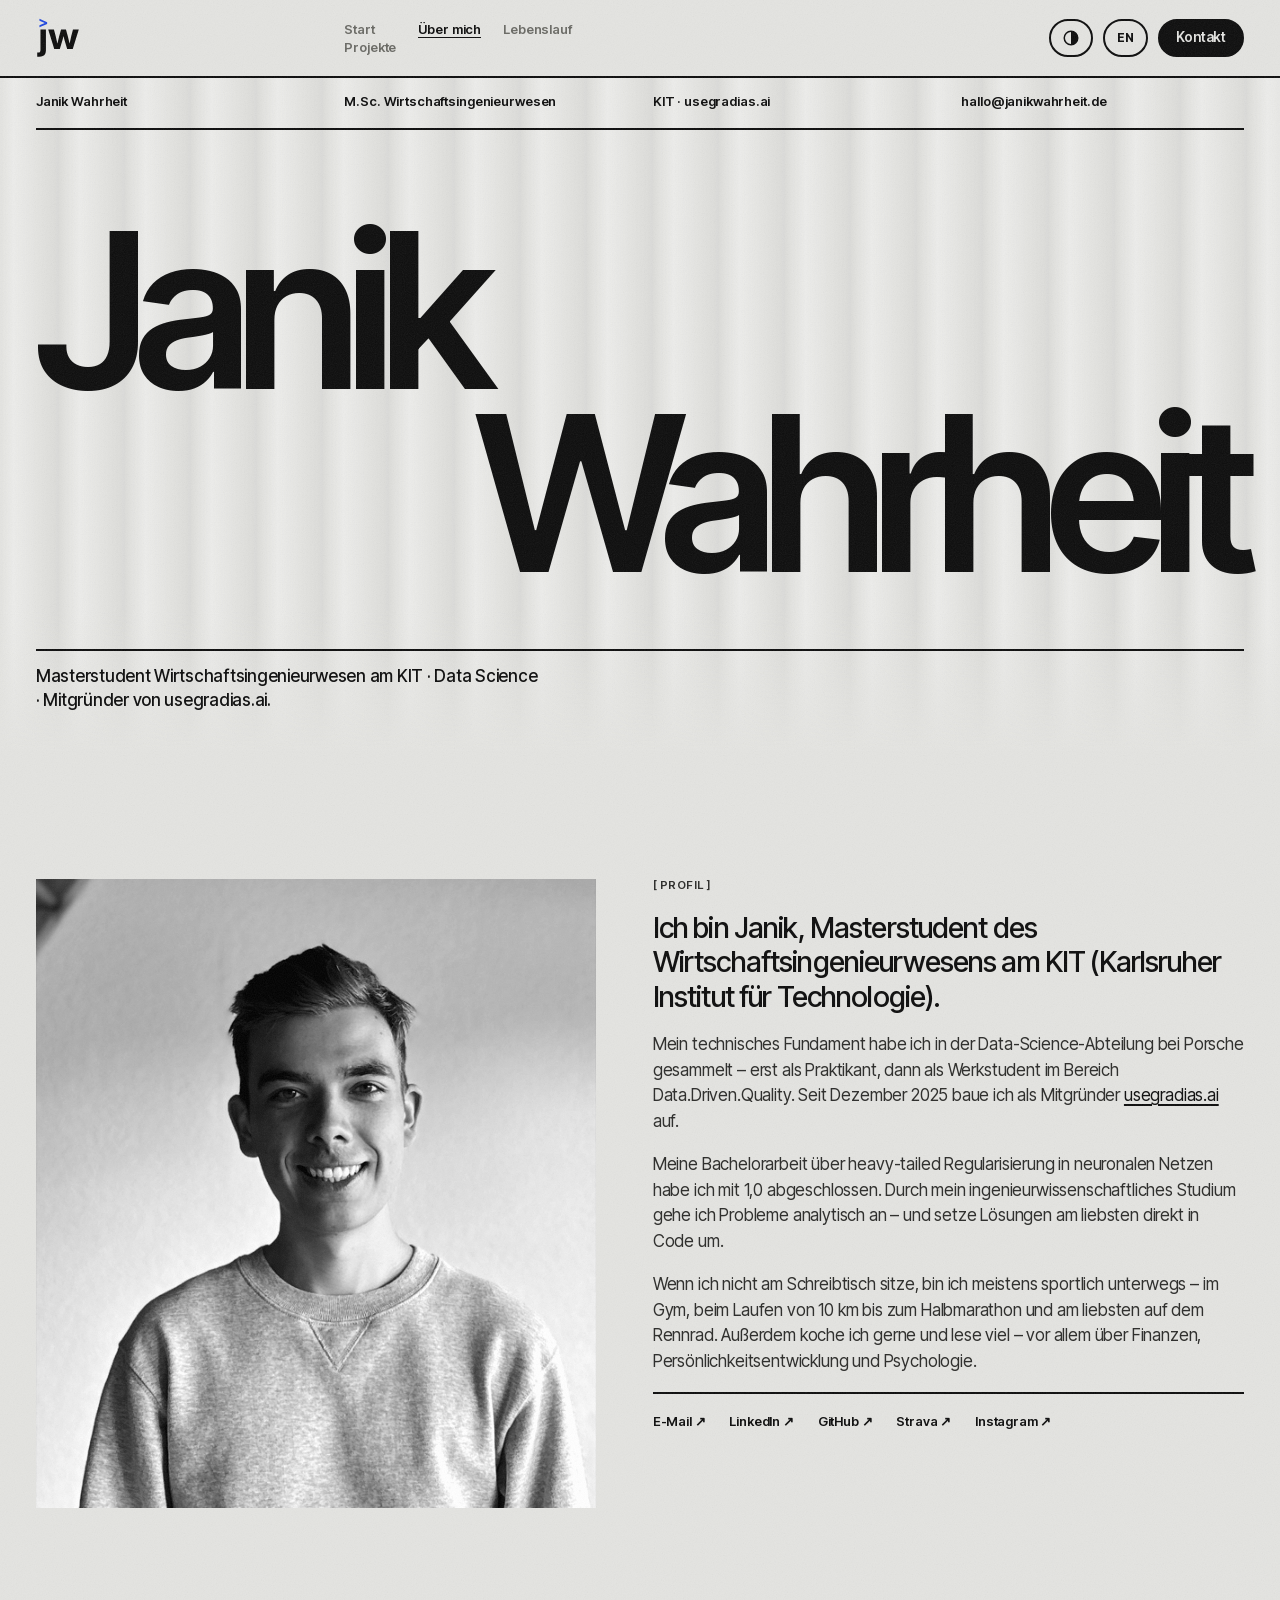
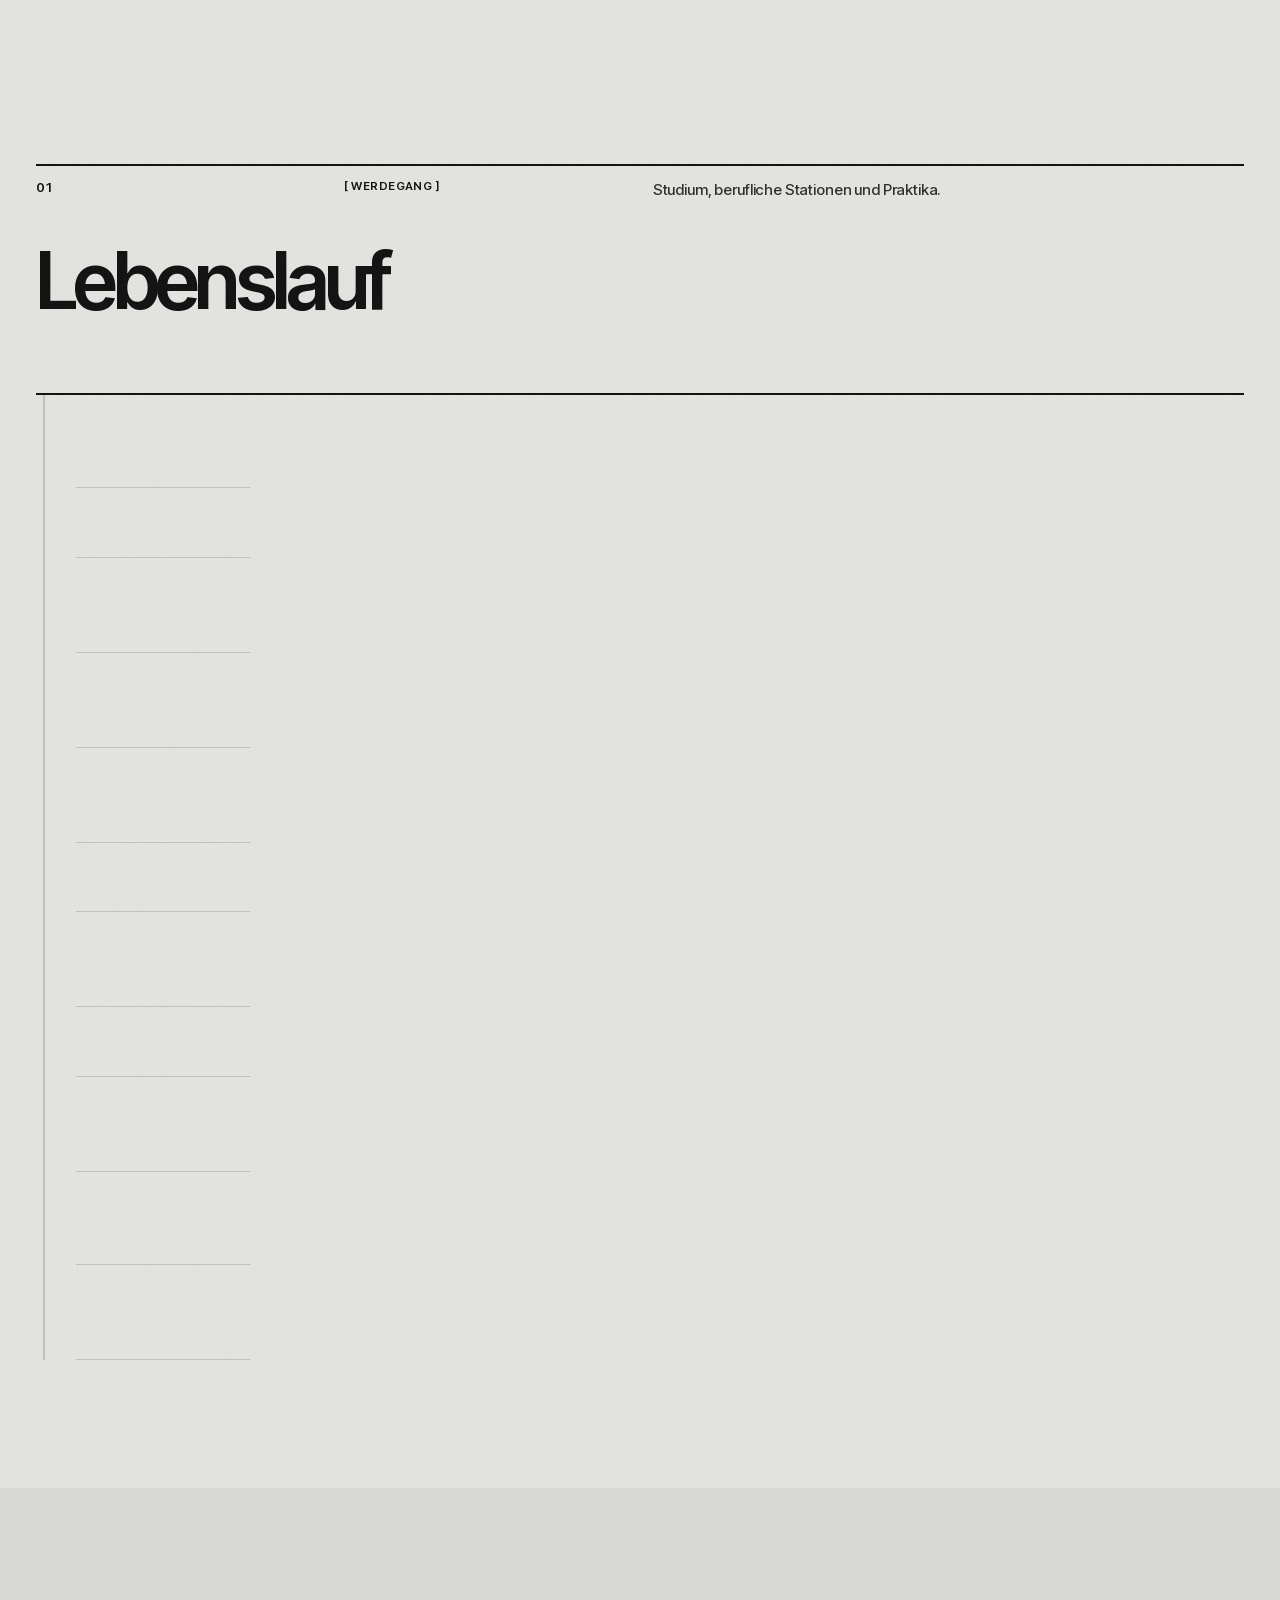
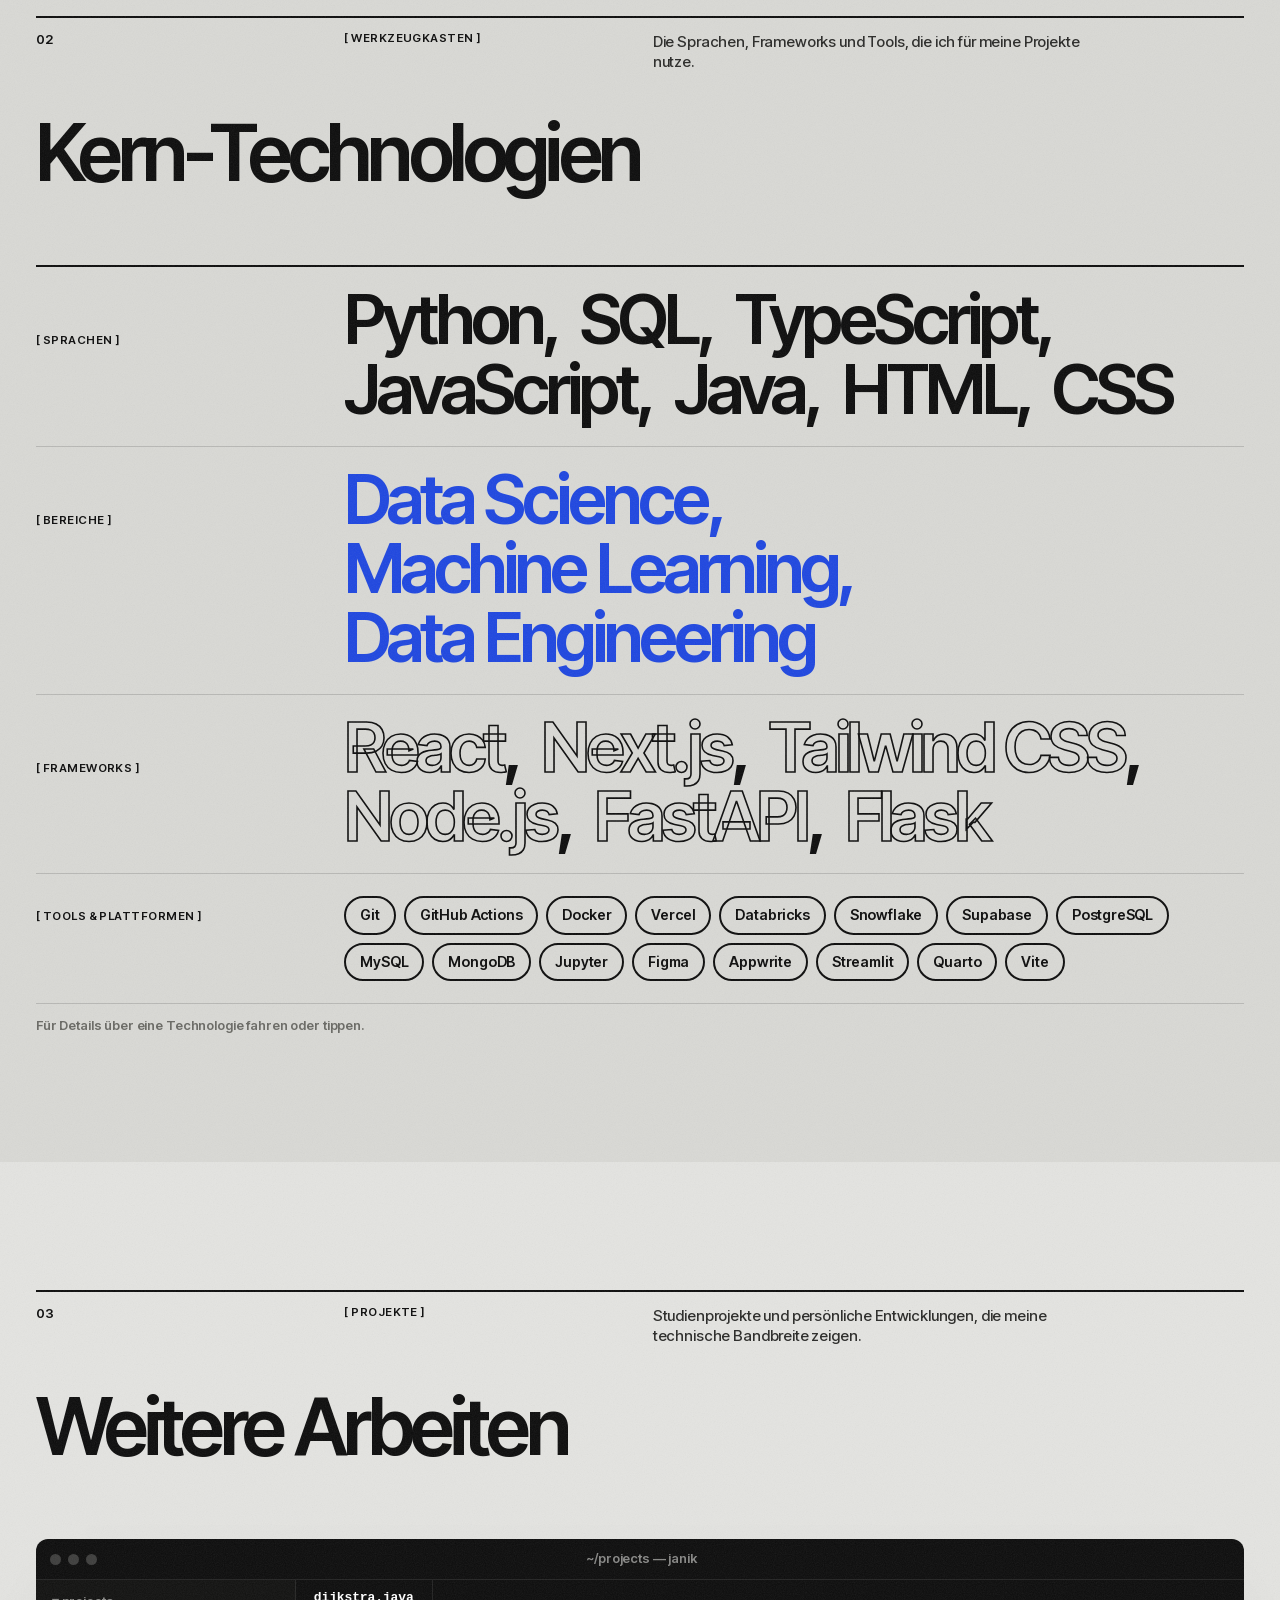
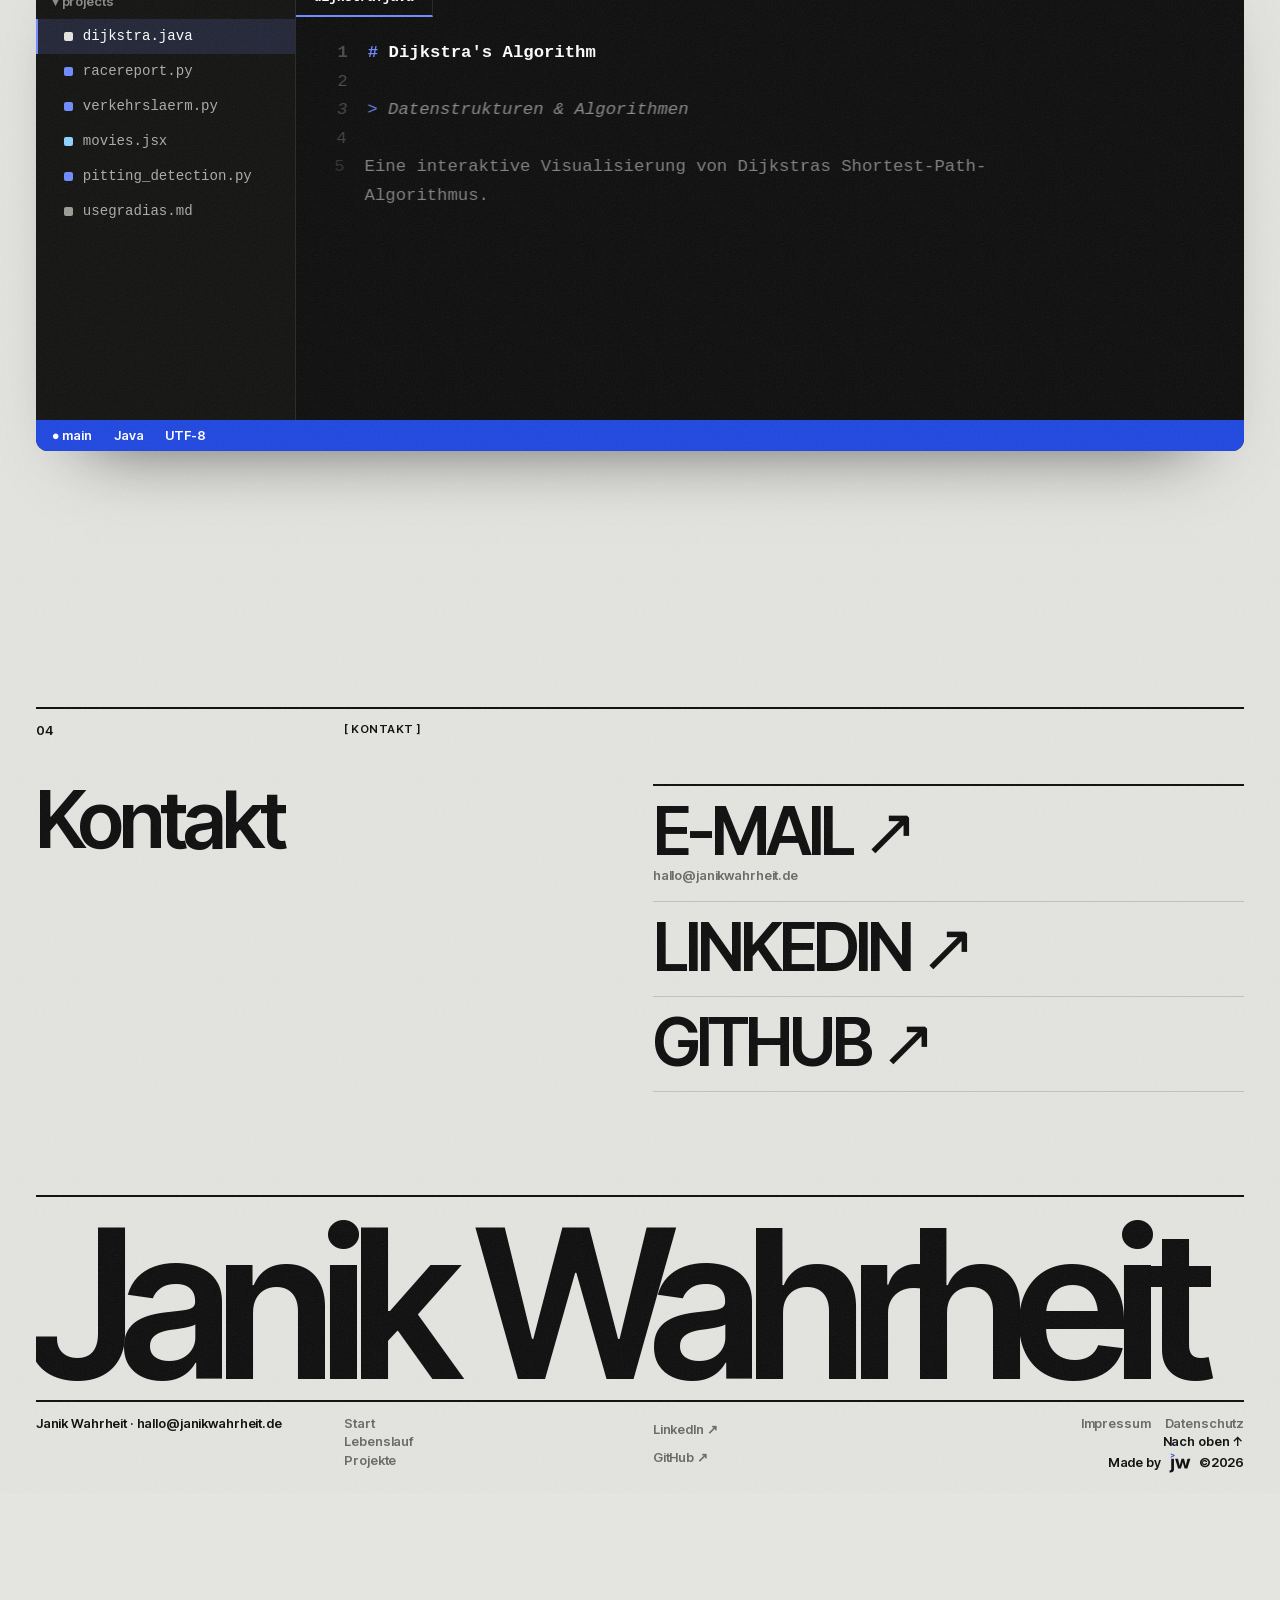
<file: about.html>
<!DOCTYPE html>
<html lang="de">

<head>
  <meta charset="UTF-8">
  <title>Über mich — Janik Wahrheit</title>
  <meta name="robots" content="noindex">
  <meta http-equiv="refresh" content="0; url=aboutme/index.html">
  <link rel="canonical" href="aboutme/index.html">
</head>

<body>
  <p><a href="aboutme/index.html">Weiter zu „Über mich“</a></p>
</body>

</html>
</file>
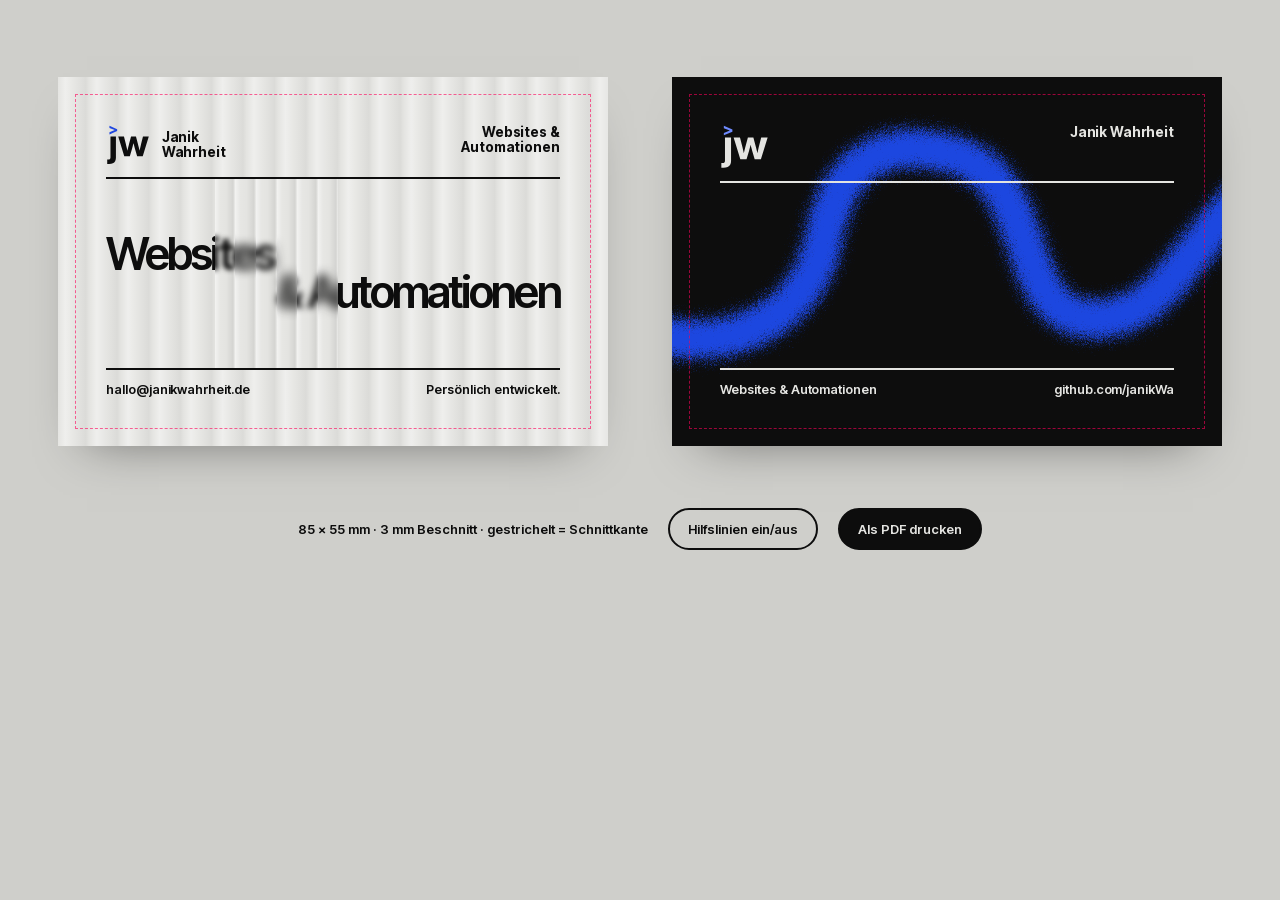
<file: brand/business-card.html>
<!DOCTYPE html>
<html lang="de">

<head>
  <meta charset="UTF-8">
  <meta name="viewport" content="width=device-width, initial-scale=1.0">
  <meta name="robots" content="noindex">
  <title>Visitenkarte — Janik Wahrheit</title>
  <link rel="icon" type="image/svg+xml" href="../assets/img/favicon.svg">
  <style>
    @font-face { font-family: "Inter Tight"; font-style: normal; font-weight: 300 800; font-display: swap; src: url(../assets/fonts/inter-tight-latin-ext.woff2) format("woff2"); unicode-range: U+0100-02BA, U+02BD-02C5, U+02C7-02CC, U+02CE-02D7, U+02DD-02FF, U+1D00-1DBF, U+1E00-1E9F, U+1EF2-1EFF, U+2020, U+20A0-20AB, U+20AD-20C4, U+2113, U+2C60-2C7F, U+A720-A7FF; }
    @font-face { font-family: "Inter Tight"; font-style: normal; font-weight: 300 800; font-display: swap; src: url(../assets/fonts/inter-tight-latin.woff2) format("woff2"); unicode-range: U+0000-00FF, U+0131, U+0152-0153, U+02BB-02BC, U+02C6, U+02DA, U+02DC, U+0304, U+0308, U+0329, U+2000-206F, U+20AC, U+2122, U+2191, U+2193, U+2212, U+2215, U+FEFF, U+FFFD; }
    /* Print spec: 85 × 55 mm trim (EU), 3 mm bleed on every side → 91 × 61 mm pages.
       Text stays ≥ 5 mm inside the trim → ≥ 8 mm from the page edge.
       The glass effect is built from clipped, blurred copies (not backdrop-filter) so it survives PDF export. */
    :root {
      --bg: #E4E4E1;
      --ink: #0D0D0D;
      --mute: #6A6A65;
      --blue: #1F47E0;
      --font: "Inter Tight", "Helvetica Neue", Helvetica, Arial, sans-serif;
      --bleed: 3mm;
      --safe: 8mm;
      --rule: .45mm;
    }
    @page { size: 91mm 61mm; margin: 0; }
    * { box-sizing: border-box; margin: 0; padding: 0; }
    html, body { -webkit-print-color-adjust: exact; print-color-adjust: exact; }

    .card { width: 91mm; height: 61mm; position: relative; overflow: hidden; break-after: page; font-family: var(--font); }
    .card:last-child { break-after: auto; }
    .inner { position: absolute; inset: var(--safe); display: flex; flex-direction: column; }

    .t { font: 700 6.4pt/1.12 var(--font); letter-spacing: -.01em; }
    .t-m { font: 600 6pt/1.2 var(--font); letter-spacing: -.005em; }

    /* ---------- front ---------- */
    .front {
      background-color: var(--bg); color: var(--ink);
      background-image: repeating-linear-gradient(90deg, rgba(255,255,255,0) 0mm, rgba(255,255,255,.4) 1.2mm, rgba(255,255,255,.06) 2.8mm, rgba(0,0,0,.04) 4.6mm, rgba(255,255,255,0) 5.2mm);
    }
    .top { display: flex; justify-content: space-between; align-items: flex-start; padding-bottom: 2mm; border-bottom: var(--rule) solid var(--ink); }
    .id { display: flex; gap: 2mm; align-items: center; }
    .id img { width: 7.2mm; }
    .top > .t:last-child { text-align: right; }

    .big { position: relative; flex: 1; display: flex; flex-direction: column; justify-content: center; }
    .line { font: 600 21pt/.86 var(--font); letter-spacing: -.065em; white-space: nowrap; }
    .line--r { text-align: right; }
    .glass { position: absolute; left: 0; right: 0; top: 0; bottom: 0; pointer-events: none; }
    .reed {
      position: absolute; top: 0; bottom: 0; width: 3.4mm; overflow: hidden;
      background-color: var(--bg);
      background-image: linear-gradient(90deg, rgba(255,255,255,.55), rgba(255,255,255,.1) 25%, rgba(255,255,255,0) 55%, rgba(0,0,0,.07) 90%, rgba(255,255,255,.3));
    }
    .reed .copy { position: absolute; top: 0; bottom: 0; width: 75mm; display: flex; flex-direction: column; justify-content: center; }
    .reed .copy .line { filter: blur(var(--b, 1.6pt)); }

    .bottom { display: flex; justify-content: space-between; align-items: flex-end; padding-top: 2mm; border-top: var(--rule) solid var(--ink); }

    /* ---------- back ---------- */
    .back { background: var(--ink); color: #E4E4E1; }
    .back svg.liquid { position: absolute; inset: 0; width: 100%; height: 100%; }
    .back .inner { justify-content: space-between; }
    .back .top { border-color: #E4E4E1; }
    .back .bottom { border-color: #E4E4E1; }
    .back .id img { width: 8mm; }

    /* ---------- screen preview ---------- */
    @media screen {
      body { background: #CFCFCB; color: #0D0D0D; min-height: 100vh; font-family: var(--font); }
      .sheet { display: flex; flex-wrap: wrap; gap: 40px; justify-content: center; padding: 48px 16px 24px; zoom: 2.2; }
      .card { box-shadow: 0 14px 30px -18px rgba(0, 0, 0, .5); }
      .card::after { content: ""; position: absolute; inset: var(--bleed); outline: .2mm dashed rgba(255, 0, 90, .6); pointer-events: none; }
      .hide-guides .card::after { display: none; }
      .bar { display: flex; flex-wrap: wrap; gap: 12px 20px; justify-content: center; align-items: center; padding: 24px 16px 48px; font: 600 13px var(--font); }
      .bar button { font: 600 13px var(--font); padding: 11px 18px; border-radius: 999px; border: 2px solid #0D0D0D; background: #0D0D0D; color: #E4E4E1; cursor: pointer; }
      .bar button.alt { background: transparent; color: #0D0D0D; }
      @media (max-width: 1500px) { .sheet { zoom: 1.6; } }
      @media (max-width: 1180px) { .sheet { zoom: 1.2; } }
      @media (max-width: 480px) { .sheet { zoom: .95; } }
    }
    @media print { .bar { display: none; } .sheet { display: block; } }
  </style>
</head>

<body>
  <div class="sheet">

    <!-- FRONT -->
    <section class="card front" aria-label="Vorderseite">
      <div class="inner">
        <div class="top">
          <div class="id"><img src="../assets/brand/jw-mark.svg" alt="JW"><p class="t">Janik<br>Wahrheit</p></div>
          <p class="t">Websites &amp;<br>Automationen</p>
        </div>
        <div class="big">
          <p class="line">Websites</p>
          <p class="line line--r">&amp; Automationen</p>
          <div class="glass" aria-hidden="true">
            <!-- reeds: left offsets in mm; each holds a blurred copy shifted back by the same amount -->
            <div class="reed" style="left:18mm;--b:1.2pt"><div class="copy" style="left:-18mm"><p class="line">Websites</p><p class="line line--r">&amp; Automationen</p></div></div>
            <div class="reed" style="left:21.4mm;--b:2.2pt"><div class="copy" style="left:-21.4mm"><p class="line">Websites</p><p class="line line--r">&amp; Automationen</p></div></div>
            <div class="reed" style="left:24.8mm;--b:1.6pt"><div class="copy" style="left:-24.8mm"><p class="line">Websites</p><p class="line line--r">&amp; Automationen</p></div></div>
            <div class="reed" style="left:28.2mm;--b:2.8pt"><div class="copy" style="left:-28.2mm"><p class="line">Websites</p><p class="line line--r">&amp; Automationen</p></div></div>
            <div class="reed" style="left:31.6mm;--b:1.4pt"><div class="copy" style="left:-31.6mm"><p class="line">Websites</p><p class="line line--r">&amp; Automationen</p></div></div>
            <div class="reed" style="left:35mm;--b:2.4pt"><div class="copy" style="left:-35mm"><p class="line">Websites</p><p class="line line--r">&amp; Automationen</p></div></div>
          </div>
        </div>
        <div class="bottom">
          <p class="t-m">hallo@janikwahrheit.de</p>
          <p class="t-m">Persönlich entwickelt.</p>
        </div>
      </div>
    </section>

    <!-- BACK -->
    <section class="card back" aria-label="Rückseite">
      <svg class="liquid" viewBox="0 0 910 610" preserveAspectRatio="xMidYMid slice" aria-hidden="true">
        <defs>
          <filter id="liquid" x="-20%" y="-20%" width="140%" height="140%">
            <feGaussianBlur stdDeviation="9" result="soft"/>
            <feTurbulence type="fractalNoise" baseFrequency="1.6" numOctaves="2" seed="7" result="grain"/>
            <feDisplacementMap in="soft" in2="grain" scale="44" xChannelSelector="R" yChannelSelector="G"/>
          </filter>
        </defs>
        <path fill="none" stroke="#1F47E0" stroke-width="64" stroke-linecap="round" filter="url(#liquid)"
          d="M-60 420C120 470 230 380 250 270S330 90 470 130 560 390 690 400 860 250 980 170"/>
      </svg>
      <div class="inner">
        <div class="top">
          <div class="id"><img src="../assets/brand/jw-mark-on-ink.svg" alt=""></div>
          <p class="t" style="text-align:right">Janik Wahrheit</p>
        </div>
        <div class="bottom">
          <p class="t-m">Websites &amp; Automationen</p>
          <p class="t-m">github.com/janikWa</p>
        </div>
      </div>
    </section>

  </div>

  <div class="bar">
    <span>85 × 55 mm · 3 mm Beschnitt · gestrichelt = Schnittkante</span>
    <button type="button" onclick="document.body.classList.toggle('hide-guides')" class="alt">Hilfslinien ein/aus</button>
    <button type="button" onclick="window.print()">Als PDF drucken</button>
  </div>
</body>

</html>
</file>
<file: css/style.css>
/* ==========================================================================
   Janik Wahrheit — poster system
   Grey paper, black ink, one cobalt. Inter Tight only.
   Signatures: fluted glass, scrambled type, thick poster rules
   with metadata rows, and the speckled liquid line.
   ========================================================================== */

/* ---------- fonts (self-hosted, no request to Google) ---------- */
@font-face { font-family: "Inter Tight"; font-style: normal; font-weight: 300 800; font-display: swap; src: url(../assets/fonts/inter-tight-latin-ext.woff2) format("woff2"); unicode-range: U+0100-02BA, U+02BD-02C5, U+02C7-02CC, U+02CE-02D7, U+02DD-02FF, U+0304, U+0308, U+0329, U+1D00-1DBF, U+1E00-1E9F, U+1EF2-1EFF, U+2020, U+20A0-20AB, U+20AD-20C4, U+2113, U+2C60-2C7F, U+A720-A7FF; }
@font-face { font-family: "Inter Tight"; font-style: normal; font-weight: 300 800; font-display: swap; src: url(../assets/fonts/inter-tight-latin.woff2) format("woff2"); unicode-range: U+0000-00FF, U+0131, U+0152-0153, U+02BB-02BC, U+02C6, U+02DA, U+02DC, U+0304, U+0308, U+0329, U+2000-206F, U+20AC, U+2122, U+2191, U+2193, U+2212, U+2215, U+FEFF, U+FFFD; }
@font-face { font-family: "Inter Tight"; font-style: italic; font-weight: 300 800; font-display: swap; src: url(../assets/fonts/inter-tight-italic-latin-ext.woff2) format("woff2"); unicode-range: U+0100-02BA, U+02BD-02C5, U+02C7-02CC, U+02CE-02D7, U+02DD-02FF, U+0304, U+0308, U+0329, U+1D00-1DBF, U+1E00-1E9F, U+1EF2-1EFF, U+2020, U+20A0-20AB, U+20AD-20C4, U+2113, U+2C60-2C7F, U+A720-A7FF; }
@font-face { font-family: "Inter Tight"; font-style: italic; font-weight: 300 800; font-display: swap; src: url(../assets/fonts/inter-tight-italic-latin.woff2) format("woff2"); unicode-range: U+0000-00FF, U+0131, U+0152-0153, U+02BB-02BC, U+02C6, U+02DA, U+02DC, U+0304, U+0308, U+0329, U+2000-206F, U+20AC, U+2122, U+2191, U+2193, U+2212, U+2215, U+FEFF, U+FFFD; }

:root {
  --bg: #E4E4E1;
  --bg-2: #D9D9D5;
  --card: #ECECE9;
  --ink: #0D0D0D;
  --ink-2: #2B2B29;
  --mute: #6A6A65;
  --hair: rgba(13, 13, 13, .16);
  --thick: 2px;
  --blue: #1F47E0;
  --blue-light: #6F8BFF;

  --font: "Inter Tight", "Helvetica Neue", Helvetica, Arial, sans-serif;

  --wrap: 1480px;
  --gutter: clamp(16px, 2.8vw, 44px);
  --gap: clamp(16px, 2vw, 32px);
  --mast-h: 76px;
  --sec-y: clamp(80px, 10vw, 152px);

  --ease: cubic-bezier(.2, .7, .1, 1);

  --jw-ink: var(--ink);
  --jw-chev: var(--blue);
  color-scheme: light;
}

/* ---------- reset ---------- */
*, *::before, *::after { box-sizing: border-box; }
/* overflow-x: clip on html too — iOS ignores it on body alone; clip (unlike hidden) keeps the sticky header working */
html { -webkit-text-size-adjust: 100%; scroll-behavior: smooth; scroll-padding-top: calc(var(--mast-h) + 12px); overflow-x: clip; }
body {
  margin: 0;
  background: var(--bg);
  color: var(--ink);
  font: 400 1.0625rem/1.5 var(--font);
  letter-spacing: -.01em;
  -webkit-font-smoothing: antialiased;
  -moz-osx-font-smoothing: grayscale;
  overflow-x: clip;
}
/* print grain over everything — absolute over the whole page, not fixed: iOS Safari takes the colour of its
   status-bar area from fixed layers at the top, and a near-transparent one lets the page show through there */
body { position: relative; }
body::after {
  content: "";
  position: absolute; inset: 0; z-index: 300; pointer-events: none;
  opacity: .085;
  background-image: url("data:image/svg+xml,%3Csvg xmlns='http://www.w3.org/2000/svg' width='200' height='200'%3E%3Cfilter id='n'%3E%3CfeTurbulence type='fractalNoise' baseFrequency='.9' numOctaves='3' stitchTiles='stitch'/%3E%3CfeColorMatrix type='saturate' values='0'/%3E%3C/filter%3E%3Crect width='100%25' height='100%25' filter='url(%23n)'/%3E%3C/svg%3E");
}
/* iOS Safari (floating address bar) paints the strip below the page end in its own lighter tint (#ECECE9 instead
   of --bg) unless a fixed layer touches the bottom edge — this one gives it the page colour; z-index -1 keeps it
   behind every section, so it only shows where there is no content */
body::before {
  content: "";
  position: fixed; left: 0; right: 0; bottom: 0; z-index: -1; pointer-events: none;
  height: calc(env(safe-area-inset-bottom, 0px) + 120px);
  background: var(--bg);
}
img, svg { display: block; max-width: 100%; }
h1, h2, h3, p, figure, ul, ol { margin: 0; padding: 0; }
ul, ol { list-style: none; }
a { color: inherit; text-decoration: none; }
button { font: inherit; color: inherit; }
[hidden] { display: none !important; }
.sr-only { position: absolute; width: 1px; height: 1px; padding: 0; margin: -1px; overflow: hidden; clip: rect(0, 0, 0, 0); white-space: nowrap; border: 0; }
::selection { background: var(--blue); color: #fff; }
:focus-visible { outline: 2px solid var(--blue); outline-offset: 3px; }

.wrap { width: 100%; max-width: var(--wrap); margin-inline: auto; padding-inline: var(--gutter); }
.g4 { display: grid; grid-template-columns: repeat(4, minmax(0, 1fr)); column-gap: var(--gap); }
.g3 { display: grid; grid-template-columns: repeat(3, minmax(0, 1fr)); column-gap: var(--gap); }

.skip-link { position: absolute; left: 16px; top: -60px; z-index: 400; background: var(--ink); color: var(--bg); padding: 10px 16px; transition: top .2s; }
.skip-link:focus { top: 12px; }

/* ---------- type ---------- */
.t-xs { font: 600 .8125rem/1.2 var(--font); letter-spacing: -.01em; }
.t-sm { font: 500 .9375rem/1.35 var(--font); letter-spacing: -.01em; }
.t-br { font: 600 .72rem/1.2 var(--font); letter-spacing: .04em; text-transform: uppercase; }
.t-br::before { content: "[ "; } .t-br::after { content: " ]"; }
.lead { font: 500 clamp(1.3rem, 1rem + 1vw, 1.85rem)/1.2 var(--font); letter-spacing: -.03em; }
.lead strong { font-weight: 600; }

.display {
  font: 600 clamp(3.4rem, 10.9vw, 12.6rem)/.84 var(--font);
  letter-spacing: -.068em;
}
.h2 {
  font: 600 clamp(2.6rem, 6.2vw, 6.8rem)/.9 var(--font);
  letter-spacing: -.058em;
  max-width: 14ch;
  margin-bottom: clamp(48px, 6vw, 96px);
  text-wrap: balance;
}
.h2--xl { font-size: clamp(2.9rem, 8.4vw, 9.4rem); max-width: 13ch; }
.h3 { font: 600 clamp(1.45rem, 1.1rem + 1vw, 2.1rem)/1.02 var(--font); letter-spacing: -.045em; }

.arr { width: 14px; height: 14px; fill: none; stroke: currentColor; stroke-width: 1.8; stroke-linecap: round; stroke-linejoin: round; transition: transform .35s var(--ease); flex: none; }

/* status dot */
.status { display: inline-flex; align-items: center; gap: 9px; }
.dot { width: 8px; height: 8px; border-radius: 50%; background: var(--blue); flex: none; animation: ping 2.4s var(--ease) infinite; }
.dot--idle { background: transparent; border: 1.5px solid currentColor; animation: none; }
@keyframes ping { 0% { box-shadow: 0 0 0 0 rgba(31, 71, 224, .45); } 70%, 100% { box-shadow: 0 0 0 9px rgba(31, 71, 224, 0); } }


/* fluted backdrop — soft vertical reeds like ribbed glass */
.flutes {
  --fl: 66px;   /* reed width */
  --flutes: repeating-linear-gradient(90deg,
    rgba(255, 255, 255, 0) 0px,
    rgba(255, 255, 255, .34) calc(var(--fl) * .21),
    rgba(255, 255, 255, .06) calc(var(--fl) * .52),
    rgba(0, 0, 0, .035) calc(var(--fl) * .88),
    rgba(255, 255, 255, 0) var(--fl));
  background-image: var(--flutes);
}
.hero.flutes { background-image: linear-gradient(to bottom, transparent calc(100% - 140px), var(--bg)), var(--flutes); }

/* ---------- buttons ---------- */
.btn {
  display: inline-flex; align-items: center; justify-content: space-between; gap: 18px;
  height: 52px; padding: 0 22px;
  border-radius: 999px; border: var(--thick) solid var(--ink);
  font: 600 .95rem/1 var(--font); letter-spacing: -.01em; white-space: nowrap;
  transition: background-color .3s var(--ease), color .3s var(--ease), border-color .3s var(--ease);
}
.btn:hover .arr { transform: translateX(3px); }
.btn:hover .arr-down { transform: translateY(3px); }
.btn-ink { background: var(--ink); color: var(--bg); }
.btn-ink:hover { background: var(--blue); border-color: var(--blue); color: #fff; }
.btn-line { background: transparent; color: var(--ink); }
.btn-line:hover { background: var(--ink); color: var(--bg); }
.btn-sm { height: 38px; padding: 0 16px; font-size: .85rem; }

/* ---------- masthead ---------- */
.mast {
  position: sticky; top: 0; z-index: 100;
  background: var(--bg);
  border-bottom: var(--thick) solid var(--ink);
}
.mast-inner {
  height: var(--mast-h);
  display: grid; grid-template-columns: repeat(4, minmax(0, 1fr)); column-gap: var(--gap); align-items: center;
}
.brand { display: inline-flex; align-items: center; gap: 12px; position: relative; z-index: 2; justify-self: start; }
.mark { width: 44px; height: auto; aspect-ratio: 1700 / 1540; }
.mast-tag { max-width: 11ch; }
.nav { display: grid; grid-template-columns: repeat(3, auto); justify-content: start; gap: 2px 22px; }
.nav a { font: 600 .8125rem/1.25 var(--font); letter-spacing: -.01em; color: var(--mute); transition: color .2s; }
.nav a:hover, .nav a.active { color: var(--ink); }
.nav a.active span { border-bottom: 1.5px solid currentColor; }
.nav .nav-contact { display: none; }
.mast-actions { display: flex; justify-content: flex-end; align-items: center; gap: 10px; position: relative; z-index: 2; }
.lang-toggle {
  height: 38px; min-width: 44px; padding: 0 12px; border-radius: 999px;
  border: var(--thick) solid var(--ink); background: transparent;
  font: 700 .75rem/1 var(--font); letter-spacing: .02em; cursor: pointer;
}
.lang-toggle:hover { background: var(--ink); color: var(--bg); }
.theme-toggle {
  width: 44px; height: 38px; padding: 0; border-radius: 999px; display: grid; place-items: center;
  border: var(--thick) solid var(--ink); background: transparent; cursor: pointer;
}
.theme-toggle svg { width: 18px; height: 18px; transition: transform .5s var(--ease); }
.theme-toggle circle { fill: none; stroke: currentColor; stroke-width: 2; }
.theme-toggle path { fill: currentColor; }
.theme-toggle:hover { background: var(--ink); color: var(--bg); }
[data-theme="dark"] .theme-toggle svg { transform: rotate(180deg); }
.nav-toggle { display: none; width: 44px; height: 38px; border-radius: 999px; border: var(--thick) solid var(--ink); background: transparent; cursor: pointer; position: relative; }
.nav-toggle span { position: absolute; left: 12px; right: 12px; height: 2px; background: var(--ink); transition: transform .4s var(--ease), top .4s var(--ease); }
.nav-toggle span:first-child { top: 13px; } .nav-toggle span:last-child { top: 20px; }
.nav-toggle[aria-expanded="true"] span:first-child { top: 16.5px; transform: rotate(45deg); }
.nav-toggle[aria-expanded="true"] span:last-child { top: 16.5px; transform: rotate(-45deg); }

/* ---------- hero (poster) ---------- */
.hero { padding-bottom: clamp(24px, 3vw, 40px); overflow: hidden; }
.meta-row { padding: 16px 0 18px; border-bottom: var(--thick) solid var(--ink); }
.meta-row p { max-width: 24ch; }
.hero-title { position: relative; padding: clamp(40px, 7vw, 120px) 0 clamp(36px, 5vw, 80px); }
.hero .display .l { display: block; }
.hero .display .l2 { padding-left: 8%; }
.hero .display .l3, .hero .display .l4 { text-align: right; }
.hero .display .l5 {
  font-size: clamp(1.5rem, 3.4vw, 3.8rem); letter-spacing: -.05em; line-height: 1;
  color: var(--mute); margin-top: .45em;
}
.rotator { display: inline-block; }
.rotator.is-scrambling { color: var(--blue); }

.foot-row { padding-top: 18px; border-top: var(--thick) solid var(--ink); align-items: start; row-gap: 16px; }
.hero-sub { grid-column: 1 / span 2; font: 500 1.0625rem/1.4 var(--font); letter-spacing: -.015em; max-width: 46ch; }
.hero .foot-row .btn { justify-self: stretch; }



/* ---------- fluted glass ---------- */
[data-glass-area] { position: relative; }
.glass {
  position: absolute; top: 0; bottom: 0; left: 0;
  width: clamp(200px, 30%, 520px);
  display: flex; pointer-events: none; z-index: 3;
  transform: translate3d(var(--gx, 22vw), 0, 0);
  will-change: transform;
}
.glass i {
  flex: 1 1 0;
  -webkit-backdrop-filter: blur(var(--b, 7px));
  backdrop-filter: blur(var(--b, 7px));
  background: linear-gradient(90deg,
    rgba(255, 255, 255, .30) 0%,
    rgba(255, 255, 255, .06) 22%,
    rgba(255, 255, 255, 0) 55%,
    rgba(0, 0, 0, .07) 88%,
    rgba(255, 255, 255, .22) 100%);
}
.glass i:nth-child(4n+1) { --b: 6px; }
.glass i:nth-child(4n+2) { --b: 11px; }
.glass i:nth-child(4n+3) { --b: 8px; }
.glass i:nth-child(4n) { --b: 14px; }


/* ---------- hover blur — a soft round blur spot that follows the cursor over big type ---------- */
.blur-lens {
  position: absolute; left: 0; top: 0; z-index: 3; pointer-events: none;
  width: clamp(220px, 24vw, 400px); aspect-ratio: 1; border-radius: 50%;
  -webkit-backdrop-filter: blur(16px); backdrop-filter: blur(16px);
  -webkit-mask-image: radial-gradient(closest-side, #000 45%, transparent 100%);
  mask-image: radial-gradient(closest-side, #000 45%, transparent 100%);
  transform: translate3d(calc(var(--lx, 0px) - 50%), calc(var(--ly, 0px) - 50%), 0) scale(var(--ls, 0));
  will-change: transform;
}

/* ---------- sections ---------- */
.sec { padding-block: var(--sec-y); position: relative; }
.sec--tint { background: var(--bg-2); }
.sec-head { padding-top: 14px; border-top: var(--thick) solid var(--ink); margin-bottom: clamp(28px, 3.5vw, 52px); align-items: start; }
.sec-sub { grid-column: 3 / span 2; color: var(--ink-2); max-width: 46ch; }
.sec-num { font-variant-numeric: tabular-nums; }

/* services — full panels; in the zoom scene (JS) they pin and zoom in one after another */
.zoom-stage { max-width: var(--wrap); margin-inline: auto; padding-inline: var(--gutter); display: grid; gap: var(--gap); }
.zpanel {
  position: relative; overflow: hidden; border-radius: 8px;
  padding: clamp(18px, 2.6vw, 40px);
  min-height: min(78svh, 760px);
  display: grid; grid-template-columns: repeat(4, minmax(0, 1fr)); grid-template-rows: auto 1fr auto;
  column-gap: var(--gap); row-gap: clamp(16px, 2.5vh, 28px);
  color: var(--ink);
}
.zpanel--grey { background: var(--card); }
.zpanel--ink { background: #0D0D0D; color: #ECECE9; }
.zpanel--blue { background: var(--blue); color: #fff; }
.zpanel--light { background: #F4F4F2; }
.zpanel--blue .dot { background: #fff; }
.zpanel-head { grid-column: 1 / -1; display: flex; justify-content: space-between; align-items: baseline; padding-bottom: 12px; border-bottom: var(--thick) solid currentColor; }
.zpanel-title { grid-column: 1 / span 2; grid-row: 2; align-self: center; font: 600 clamp(3rem, 8.2vw, 9.6rem)/.86 var(--font); letter-spacing: -.066em; text-wrap: balance; }
.zpanel-visual { grid-column: 3 / span 2; grid-row: 2 / span 2; align-self: center; justify-self: center; width: 100%; max-width: 620px; }
.zpanel-text { grid-column: 1 / span 2; grid-row: 3; align-self: end; max-width: 42ch; font: 500 clamp(1.02rem, .95rem + .45vw, 1.35rem)/1.38 var(--font); letter-spacing: -.02em; opacity: .9; }
.zpanel .dot { background: #6F8BFF; }

.zv { width: 100%; height: auto; }
.zv .frame { fill: none; stroke: currentColor; stroke-width: 2; opacity: .35; }
.zv .dim { fill: currentColor; opacity: .22; }
.zv .soft { fill: currentColor; opacity: .1; }
.zv .ink { fill: currentColor; opacity: .9; }
.zv .accent { fill: var(--blue); }
.zv .tint { fill: var(--blue); opacity: .14; }
.zv-dash .bar { fill: currentColor; opacity: .85; transform-box: fill-box; transform-origin: bottom; animation: bars 2.6s var(--ease) infinite alternate; animation-delay: var(--d); }
.zv-dash .bar.accent { fill: #6F8BFF; opacity: 1; }
.zv-dash .accent { fill: #6F8BFF; }
.zv-dash .line { fill: none; stroke: #6F8BFF; stroke-width: 3; stroke-linejoin: round; stroke-linecap: round; }
@keyframes bars { 0% { transform: scaleY(.72); } 100% { transform: scaleY(1); } }
.zv-flow .track { fill: none; stroke: currentColor; stroke-width: 2; opacity: .3; stroke-dasharray: 4 7; }
.zv-flow .pulse { fill: none; stroke: #fff; stroke-width: 4; stroke-linecap: round; stroke-dasharray: 10 200; animation: flow 3.2s linear infinite; }
.zv-flow .node rect { fill: var(--blue); stroke: #fff; stroke-width: 2; }
.zv-flow .node path, .zv-flow .node circle { fill: none; stroke: #fff; stroke-width: 2.4; stroke-linecap: round; stroke-linejoin: round; }
.zv-flow .node .fillw { fill: #fff; stroke: none; }
.zv-flow .node--done rect { fill: #fff; }
.zv-flow .node--done path { stroke: var(--blue); stroke-width: 3.4; }
@keyframes flow { from { stroke-dashoffset: 10; } to { stroke-dashoffset: -100; } }
.zchat { display: grid; gap: 14px; }
.zchat p { font: 500 clamp(1.15rem, 1rem + 1vw, 1.9rem)/1.25 var(--font); letter-spacing: -.03em; padding: .7em 1em; border-radius: 22px; max-width: 22ch; }
.zchat-q { background: #fff; color: var(--ink); justify-self: start; border-bottom-left-radius: 6px; }
.zchat-a { background: #0D0D0D; color: #fff; justify-self: end; border-bottom-right-radius: 6px; }
.zpanel--light .zchat-q { background: var(--bg-2); }
.zpanel--light .zchat-a { background: var(--blue); }

/* approach — ink panel with the liquid line */
.sec--ink {
  background: #0D0D0D; color: #ECECE9; overflow: hidden;
  --ink: #ECECE9; --ink-2: rgba(236, 236, 233, .84); --mute: rgba(236, 236, 233, .6); --hair: rgba(236, 236, 233, .22);
}
.sec--ink ::selection { background: #fff; color: var(--blue); }
.sec--ink > .wrap { position: relative; z-index: 1; }
.liquid { position: absolute; inset: 0; width: 100%; height: 100%; pointer-events: none; }
.liquid-path { fill: none; stroke: var(--blue); stroke-width: 96; stroke-linecap: round; stroke-dasharray: 1; stroke-dashoffset: var(--draw, 0); }

.stages { counter-reset: s; }
.stage { padding-top: 14px; border-top: var(--thick) solid var(--ink); display: flex; flex-direction: column; gap: 14px; }
.stage-top { display: flex; gap: 14px; align-items: baseline; color: var(--ink-2); }
.stage-arr { margin-left: auto; font: 600 1.4rem/1 var(--font); color: var(--ink); }
.stage .h3 { margin-top: clamp(24px, 4vw, 64px); }
.stage p { color: var(--ink-2); max-width: 38ch; }
.chips { display: flex; flex-wrap: wrap; gap: 8px; margin-top: 4px; }
.chips li { font: 600 .78rem/1 var(--font); padding: 9px 13px; border-radius: 999px; background: #ECECE9; color: #0D0D0D; }
.note { margin-top: clamp(56px, 7vw, 104px); padding-top: 14px; border-top: 1px solid var(--hair); font: 500 clamp(1.2rem, 1rem + .8vw, 1.6rem)/1.25 var(--font); letter-spacing: -.03em; max-width: 34ch; }

/* process */
.htrack-stage { max-width: var(--wrap); margin-inline: auto; padding-inline: var(--gutter); }
.steps { row-gap: 48px; }
.step { position: relative; padding-top: 14px; border-top: var(--thick) solid var(--ink); display: flex; flex-direction: column; gap: 12px; }
.step-node { display: none; }
.step-n { font: 600 clamp(6rem, 12vw, 12.5rem)/.78 var(--font); letter-spacing: -.08em; margin: 8px 0 clamp(20px, 3vw, 44px) -.06em; }
.step p { color: var(--ink-2); max-width: 32ch; }
.step:nth-child(1) .step-n { color: var(--blue); }

/* ==========================================================================
   Scroll scenes — scrubbed to scroll position (Apple-style), JS sets the vars.
   Without JS or with reduced motion none of the classes below are applied.
   ========================================================================== */

/* headline words light up one by one */
.h2 .w { opacity: var(--o, 1); transition: opacity .12s linear; }

/* elements that rise out of blur as they enter */
.scrub { opacity: var(--v, 1); transform: translate3d(0, calc((1 - var(--v, 1)) * 64px), 0); filter: blur(calc((1 - var(--v, 1)) * 10px)); will-change: transform, opacity; }

/* pinned process scene */
/* zoom scene (services) */
.is-zoom .zoom-track { height: calc((var(--n) + .4) * 100svh); position: relative; }
.is-zoom .zoom-stage {
  position: sticky; top: var(--mast-h);
  height: calc(100svh - var(--mast-h));
  max-width: none; padding: 0; display: block; overflow: hidden;
}
.is-zoom .zpanel {
  position: absolute; inset: 14px var(--gutter) 18px; min-height: 0;
  transform: scale(calc(.5 + var(--z, 0) * .5 - var(--d, 0) * .07));
  opacity: var(--a, 0);
  border-radius: calc(8px + (1 - var(--z, 0)) * 28px);
  will-change: transform, opacity;
}
.is-zoom .zpanel::after { content: ""; position: absolute; inset: 0; background: #000; opacity: calc(var(--d, 0) * .45); pointer-events: none; }
.is-zoom .zpanel-head, .is-zoom .zpanel-title, .is-zoom .zpanel-visual, .is-zoom .zpanel-text {
  opacity: var(--c, 1); transform: translate3d(0, calc((1 - var(--c, 1)) * 30px), 0);
}

/* horizontal timeline (process) */
.is-htrack .htrack-wrap { position: relative; height: calc(var(--dist, 1500px) + 100svh - var(--mast-h)); }
.is-htrack .htrack-stage {
  position: sticky; top: var(--mast-h);
  height: calc(100svh - var(--mast-h));
  max-width: none; padding: 0; overflow: hidden;
  display: flex; align-items: center;
}
.is-htrack .htrack {
  display: flex; gap: clamp(20px, 2.4vw, 36px); width: max-content;
  padding: 44px max(var(--gutter), calc((100vw - var(--wrap)) / 2 + var(--gutter))) 0;
  transform: translate3d(var(--tx, 0px), 0, 0); will-change: transform;
  position: relative;
}
.is-htrack .htrack::before, .is-htrack .htrack::after { content: ""; position: absolute; top: 15px; height: 2px; left: 0; }
.is-htrack .htrack::before { right: 0; background: var(--hair); }
.is-htrack .htrack::after { width: var(--lf, 0px); background: var(--blue); }
.is-htrack .step {
  flex: none; width: clamp(280px, 36vw, 520px); min-height: min(58svh, 520px);
  border-top: 0; padding: clamp(20px, 2vw, 28px); background: var(--card);
  opacity: .38; transform: scale(.94); transform-origin: left center;
  transition: opacity .5s var(--ease), transform .6s var(--ease), box-shadow .6s var(--ease);
}
.is-htrack .step.is-lit { opacity: 1; transform: none; box-shadow: 0 30px 50px -40px rgba(0, 0, 0, .45); }
.is-htrack .step-node {
  display: block; position: absolute; left: 0; top: -37px; width: 16px; height: 16px; border-radius: 50%;
  background: var(--bg); border: 2px solid var(--ink); transition: background-color .3s, border-color .3s, transform .4s var(--ease);
}
.is-htrack .step.is-lit .step-node { background: var(--blue); border-color: var(--blue); transform: scale(1.15); }
.is-htrack .step-n { color: var(--ink); margin-top: 0; }
.is-htrack .step.is-lit .step-n { color: var(--blue); }
.is-htrack .step .h3 { font-size: clamp(1.8rem, 1.4rem + 1.6vw, 3rem); margin-top: auto; }
.is-htrack .step p { font-size: 1.05rem; }


/* client work — live sites in a browser window */
.browser { background: var(--card); border-radius: 12px; overflow: hidden; box-shadow: 0 1px 0 rgba(0, 0, 0, .05), 0 40px 70px -50px rgba(0, 0, 0, .55); border: 1px solid rgba(0, 0, 0, .08); }
.browser-bar { display: flex; align-items: flex-end; gap: 18px; padding: 10px 14px 0; background: var(--bg-2); }
.browser-dots { display: inline-flex; gap: 7px; padding-bottom: 12px; flex: none; }
.browser-dots i { width: 11px; height: 11px; border-radius: 50%; background: rgba(13, 13, 13, .18); }
.browser-tabs { display: flex; gap: 4px; overflow-x: auto; scrollbar-width: none; }
.browser-tab {
  display: inline-flex; align-items: center; gap: 8px; white-space: nowrap;
  padding: 10px 16px 11px; border: 0; border-radius: 10px 10px 0 0; cursor: pointer;
  background: transparent; color: var(--mute); font: 600 .82rem/1 var(--font); letter-spacing: -.01em;
  transition: background-color .25s, color .25s;
}
.browser-tab:hover { color: var(--ink); background: rgba(255, 255, 255, .35); }
.browser-tab[aria-selected="true"] { background: var(--card); color: var(--ink); }
.browser-url { display: flex; align-items: center; gap: 10px; margin: 8px 12px; padding: 9px 14px; border-radius: 999px; background: var(--bg); }
.browser-lock { width: 10px; height: 12px; border: 1.6px solid var(--mute); border-radius: 2px; position: relative; flex: none; }
.browser-lock::before { content: ""; position: absolute; left: 1px; right: 1px; top: -6px; height: 6px; border: 1.6px solid var(--mute); border-bottom: 0; border-radius: 5px 5px 0 0; }
.browser-addr { font: 500 .85rem/1 var(--font); color: var(--ink-2); flex: 1; min-width: 0; overflow: hidden; text-overflow: ellipsis; white-space: nowrap; }
.browser-open { color: var(--blue); white-space: nowrap; }
.browser-open[hidden] { display: none; }
.browser-view { position: relative; height: clamp(440px, 72svh, 780px); background: #fff; border-top: 1px solid rgba(0, 0, 0, .06); }
.bpanel { position: absolute; inset: 0; }
.bpanel iframe { width: 100%; height: 100%; border: 0; display: block; background: #fff; }
.browser-shield { position: absolute; inset: 0; border: 0; padding: 0; cursor: pointer; background: linear-gradient(to top, rgba(13, 13, 13, .28), rgba(13, 13, 13, 0) 45%); display: flex; align-items: flex-end; justify-content: center; padding-bottom: 28px; transition: opacity .3s; }
.browser-shield .btn { pointer-events: none; box-shadow: 0 14px 30px -14px rgba(0, 0, 0, .5); }
.browser-shield:hover .btn { background: var(--blue); border-color: var(--blue); color: #fff; }
.bpanel.is-live .browser-shield { opacity: 0; pointer-events: none; }
.bpanel--cta { background-color: var(--card); display: flex; align-items: center; padding: clamp(24px, 6%, 72px); overflow: auto; }
.bpanel--cta::before { content: ""; position: absolute; inset: 14px; border: 2px dashed var(--hair); border-radius: 14px; pointer-events: none; }
.cta-slot { position: relative; display: flex; flex-direction: column; align-items: flex-start; gap: clamp(14px, 2.4vw, 24px); max-width: 860px; }
.cta-slot-kicker { display: inline-flex; align-items: center; gap: 10px; padding: 7px 14px; border-radius: 999px; background: var(--bg); border: 1px solid var(--hair); }
.cta-slot-title { font: 600 clamp(2.2rem, 6.4vw, 6.4rem)/.9 var(--font); letter-spacing: -.06em; }
.cta-slot-title em { font-style: normal; color: var(--blue); }
.cta-slot-text { max-width: 52ch; color: var(--ink-2); }
.cta-slot-actions { display: flex; flex-wrap: wrap; gap: 12px; }
.browser-captions { margin-top: 22px; }
.bcap { padding-top: 14px; border-top: var(--thick) solid var(--ink); align-items: baseline; row-gap: 8px; }
.bcap .h3 { grid-column: 2; }
.bcap p { grid-column: 3 / span 2; color: var(--ink-2); max-width: 56ch; }
.is-tabs .bpanel:not(.is-active), .is-tabs .bcap:not(.is-active) { display: none; }
.glass--static { width: 100%; transform: none; }
.glass--static i:nth-child(odd) { --b: 9px; }
.glass--static i:nth-child(even) { --b: 4px; }


/* about teaser */
.teaser { align-items: end; row-gap: 32px; }
.teaser-name { grid-column: 1; align-self: start; font: 600 clamp(2rem, 3.6vw, 4rem)/.88 var(--font); letter-spacing: -.06em; text-transform: uppercase; }
.teaser-photo { grid-column: 2; }
.teaser-text { grid-column: 3 / span 2; display: flex; flex-direction: column; gap: 22px; align-items: flex-start; }
.teaser-text > p:not(.lead) { color: var(--ink-2); max-width: 50ch; }
.bw { position: relative; overflow: hidden; background: var(--bg-2); }
.bw img { width: 100%; height: auto; filter: grayscale(1) contrast(1.12) brightness(1.03); transition: filter .8s var(--ease), transform .8s var(--ease); }
.bw:hover img { filter: grayscale(0); transform: scale(1.02); }
.bw figcaption { position: absolute; left: 10px; bottom: 10px; background: var(--bg); padding: 5px 8px; }

/* contact */
.contact { padding-bottom: clamp(64px, 8vw, 120px); }
.contact .h2--xl { max-width: 12ch; }
.contact-grid { row-gap: 40px; align-items: start; }
.contact-copy { grid-column: 1 / span 2; grid-row: 1; display: flex; flex-direction: column; gap: 20px; max-width: 34ch; }
.contact-alt { grid-column: 1 / span 2; grid-row: 2; align-self: end; display: flex; flex-direction: column; gap: 14px; max-width: 34ch; }
.big-links { border-top: var(--thick) solid var(--ink); }
.contact-grid > .big-links { grid-column: 3 / span 2; }
.big-links--sm .bl-main { font-size: clamp(1.8rem, 2.8vw, 2.8rem); }
.big-links li { border-bottom: 1px solid var(--hair); }
.big-links a { display: flex; flex-direction: column; gap: 6px; padding: 16px 0 18px; }
.bl-main { font: 600 clamp(2.4rem, 5.2vw, 5.4rem)/.9 var(--font); letter-spacing: -.06em; text-transform: uppercase; transition: color .25s, letter-spacing .5s var(--ease); }
.bl-arr { display: inline-block; font-weight: 400; transition: transform .4s var(--ease); }
.big-links a:hover .bl-main { color: var(--blue); }
.big-links a:hover .bl-arr { transform: translate(6px, -6px); }
.bl-sub { color: var(--mute); }

/* contact chat */
.chat { grid-column: 3 / span 2; grid-row: 1 / span 2; position: relative; display: flex; flex-direction: column; background: var(--card); border-radius: 12px; overflow: hidden; border: 1px solid rgba(0, 0, 0, .08); box-shadow: 0 1px 0 rgba(0, 0, 0, .05), 0 40px 70px -50px rgba(0, 0, 0, .55); }
.chat-bar { display: flex; align-items: center; gap: 12px; padding: 12px 16px; background: var(--bg-2); }
.chat-bar .browser-dots { padding: 0; margin-right: 6px; }
.chat-avatar { width: 36px; height: 36px; border-radius: 50%; background: var(--bg); object-fit: cover; flex: none; }
.chat-who { display: flex; flex-direction: column; gap: 3px; min-width: 0; }
.chat-who strong { font: 600 .95rem/1.2 var(--font); letter-spacing: -.01em; }
.chat-who .t-xs { display: inline-flex; align-items: center; gap: 7px; color: var(--mute); }
.chat-log { display: flex; flex-direction: column; align-items: flex-start; gap: 10px; padding: 22px 18px; min-height: 320px; max-height: min(58svh, 540px); overflow-y: auto; overscroll-behavior: contain; scroll-behavior: smooth; }
.chat-msg { max-width: 82%; padding: .7em 1em; border-radius: 20px; font: 500 1.0625rem/1.35 var(--font); letter-spacing: -.015em; white-space: pre-wrap; overflow-wrap: anywhere; animation: chat-in .45s var(--ease) both; }
.chat-msg--bot { background: #fff; color: var(--ink); border-bottom-left-radius: 6px; }
.chat-msg--ok { background: var(--blue); color: #fff; }
.chat-msg--err { box-shadow: inset 3px 0 0 #C2361B; }
.chat-msg--me { align-self: flex-end; background: var(--ink); color: var(--bg); border: 0; border-bottom-right-radius: 6px; text-align: left; cursor: pointer; transition: background-color .25s; }
.chat-msg--me:hover:not(:disabled) { background: var(--blue); color: #fff; }
.chat-msg--me:disabled { cursor: default; }
.chat-typing { display: inline-flex; gap: 5px; padding: 15px 16px; background: #fff; border-radius: 20px; border-bottom-left-radius: 6px; animation: chat-in .3s var(--ease) both; }
.chat-typing i { width: 7px; height: 7px; border-radius: 50%; background: var(--mute); animation: chat-dot 1s infinite; }
.chat-typing i:nth-child(2) { animation-delay: .15s; }
.chat-typing i:nth-child(3) { animation-delay: .3s; }
@keyframes chat-in { from { opacity: 0; transform: translateY(8px) scale(.98); } }
@keyframes chat-dot { 0%, 60%, 100% { opacity: .3; transform: none; } 30% { opacity: 1; transform: translateY(-3px); } }

.chat-form { border-top: 1px solid var(--hair); padding: 14px; }
.chat-step { border: 0; margin: 0; padding: 0; min-width: 0; }
.chat-row { display: flex; align-items: flex-end; gap: 8px; padding: 5px 5px 5px 18px; background: var(--bg); border-radius: 27px; border: 1.5px solid transparent; transition: border-color .2s; }
.chat-row--area { border-radius: 22px; }
.chat-row:focus-within, .chat-field .chat-input:focus { border-color: var(--ink); }
.chat-input { width: 100%; min-width: 0; border: 0; background: transparent; color: var(--ink); font: 500 1.0625rem/1.35 var(--font); letter-spacing: -.01em; }
.chat-input::placeholder { color: var(--mute); }
.chat-row .chat-input { flex: 1; padding: 10px 0; outline: none; resize: none; }
.chat-go { flex: none; width: 44px; height: 44px; display: grid; place-items: center; border: 0; border-radius: 50%; background: var(--ink); color: var(--bg); cursor: pointer; transition: background-color .25s, color .25s; }
.chat-go:hover { background: var(--blue); color: #fff; }
.chat-go:hover .arr { transform: translateX(2px); }
.chat-chips { display: flex; flex-wrap: wrap; gap: 8px; }
.chat-chip { position: relative; }
.chat-chip input { position: absolute; opacity: 0; width: 1px; height: 1px; }
.chat-chip span { display: inline-flex; align-items: center; height: 44px; padding: 0 18px; border-radius: 999px; border: var(--thick) solid var(--ink); font: 600 .95rem/1 var(--font); letter-spacing: -.01em; cursor: pointer; transition: background-color .25s, color .25s; }
.chat-chip span:hover, .chat-chip input:checked + span { background: var(--ink); color: var(--bg); }
.chat-chip input:focus-visible + span { outline: 2px solid var(--blue); outline-offset: 3px; }
.chat-fields { display: grid; grid-template-columns: repeat(2, minmax(0, 1fr)); gap: 10px; }
.chat-field { display: flex; flex-direction: column; gap: 6px; }
.chat-field > span { color: var(--mute); padding-left: 4px; }
.chat-field .chat-input { padding: 12px 14px; background: var(--bg); border: 1.5px solid transparent; border-radius: 14px; outline: none; transition: border-color .2s; }
.chat-step-btn { margin-top: 12px; }
.chat-hint { color: var(--mute); margin: 8px 4px 0; }
@media (hover: none) { .chat-hint--keys { display: none; } }
.chat-hint a { text-decoration: underline; text-underline-offset: 2px; }
.chat-step[data-step="send"] .chat-hint { margin-top: 0; }
.chat-noscript { padding: 14px 18px; border-top: 1px solid var(--hair); }
.chat-noscript a { text-decoration: underline; }
html:not(.js) .chat-form { display: none; }
.hp { position: absolute; left: -9999px; width: 1px; height: 1px; overflow: hidden; }

/* footer */
.foot { padding-bottom: 20px; overflow: hidden; }
.foot-mark { overflow: hidden; border-top: var(--thick) solid var(--ink); }
.mega {
  font: 600 clamp(3.5rem, 16.2vw, 15.4rem)/.8 var(--font); letter-spacing: -.075em;
  white-space: nowrap; padding: .12em 0 .06em; margin-left: -.04em;
}
.foot-mark .glass { width: clamp(200px, 26%, 420px); }
.foot-row.g4 { border-top: var(--thick) solid var(--ink); padding-top: 14px; }
.foot-nav { display: flex; flex-direction: column; gap: 3px; }
.foot-nav a { color: var(--mute); transition: color .2s; }
.foot-nav a:hover { color: var(--ink); }
.foot-end { display: flex; flex-direction: column; gap: 3px; align-items: flex-end; text-align: right; }
.made-by { display: inline-flex; align-items: center; gap: 8px; }
.made-by .mark { width: 22px; }

/* ==========================================================================
   CV page (/aboutme) — personal, static (no reveal animation)
   ========================================================================== */
.cv-name .l-r { text-align: right; }
@media (min-width: 1101px) { .cv-page .mast-actions { grid-column: 4; } }
.cv-page .display { font-size: clamp(4rem, 17vw, 19rem); }

.intro { row-gap: 40px; align-items: start; }
.intro-photo { grid-column: 1 / span 2; position: sticky; top: calc(var(--mast-h) + 24px); max-width: 560px; }
.intro-text { grid-column: 3 / span 2; display: flex; flex-direction: column; gap: 18px; color: var(--ink-2); max-width: 60ch; }
.intro-text .lead { color: var(--ink); }
.intro-text a { color: var(--ink); text-decoration: underline; text-decoration-thickness: 1.5px; text-underline-offset: 3px; }
.intro-text a:hover { color: var(--blue); }
.inline-links { display: flex; flex-wrap: wrap; gap: 8px 24px; padding-top: 14px; border-top: var(--thick) solid var(--ink); }
.inline-links a { font: 600 .8125rem/1.2 var(--font); text-decoration: none; }


/* legal pages — Impressum, Datenschutz */
.legal-title { padding: clamp(40px, 7vw, 110px) 0 clamp(28px, 4vw, 56px); font-size: clamp(3rem, 9vw, 9rem); }
.legal { grid-column: 2 / span 2; max-width: 68ch; }
.legal h2 { font: 600 1.35rem/1.15 var(--font); letter-spacing: -.03em; margin: 2.4em 0 .7em; padding-top: 12px; border-top: var(--thick) solid var(--ink); }
.legal h2:first-child { margin-top: 0; }
.legal h3 { font: 600 1.05rem/1.25 var(--font); letter-spacing: -.015em; margin: 1.6em 0 .4em; }
.legal p, .legal li { font: 400 1rem/1.55 var(--font); color: var(--ink-2); }
.legal p + p { margin-top: .8em; }
.legal ul { margin: .6em 0 .9em 1.2em; list-style: disc; }
.legal li + li { margin-top: .3em; }
.legal a { color: var(--ink); text-decoration: underline; text-decoration-thickness: 1.5px; text-underline-offset: 3px; overflow-wrap: anywhere; }
.legal a:hover { color: var(--blue); }
.legal .legal-meta { margin-top: 2.4em; color: var(--mute); }
.foot-legal { display: flex; gap: 14px; }
.foot-legal a { color: var(--mute); transition: color .2s; }
.foot-legal a:hover { color: var(--ink); }
@media (max-width: 860px) { .legal { grid-column: 1 / -1; } }

/* core technologies — grouped by kind, details on hover / tap */
.techs { border-top: var(--thick) solid var(--ink); }
.tech-row { padding: 18px 0 22px; border-bottom: 1px solid var(--hair); align-items: baseline; row-gap: 12px; }
.tech-cat { grid-column: 1; padding-top: .6em; }
.tech-list, .tool-list { grid-column: 2 / -1; display: flex; flex-wrap: wrap; align-items: baseline; }
.tech-list { column-gap: .3em; font: 600 clamp(2.2rem, 5.4vw, 5.8rem)/1 var(--font); letter-spacing: -.058em; }
.tech { position: relative; display: flex; align-items: baseline; }
.tech:not(:last-child)::after { content: ","; transition: filter .4s var(--ease), opacity .4s var(--ease); }
.tech-btn {
  font: inherit; letter-spacing: inherit; color: inherit; background: none; border: 0; padding: 0; cursor: pointer;
  transition: filter .4s var(--ease), opacity .4s var(--ease), color .25s;
}
/* the kind of technology is readable from the type treatment */
.tech-row--lang .tech-list { color: var(--ink); }
.tech--plain .tech-btn { cursor: default; }
.tech-row--field .tech-list { color: var(--blue); }
.tech-row--fw .tech-btn { color: transparent; -webkit-text-stroke: 1.6px var(--ink); }
.tech-row--fw .tech::after { color: var(--ink); }
.tech-row--fw .tech-btn:hover, .tech-row--fw .tech.is-open .tech-btn { color: var(--ink); }
.tool-list { gap: 8px; padding-top: 4px; }
.tool-list li { font: 600 .9rem/1 var(--font); padding: 10px 14px; border-radius: 999px; border: var(--thick) solid var(--ink); }

/* focus: everything except the hovered / opened technology blurs back */
@media (hover: hover) and (pointer: fine) {
  .techs:has(.tech:hover) .tech:not(:hover) .tech-btn,
  .techs:has(.tech:hover) .tech:not(:hover)::after { filter: blur(4px); opacity: .35; }
}
.techs:has(.tech.is-open) .tech:not(.is-open) .tech-btn,
.techs:has(.tech.is-open) .tech:not(.is-open)::after { filter: blur(4px); opacity: .35; }

/* detail card */
.tech-pop {
  position: absolute; left: 0; top: calc(100% + 10px); z-index: 20;
  width: max-content; max-width: min(420px, 82vw);
  translate: var(--px, 0px) 0;   /* JS keeps the card on screen */
  padding: 16px 18px 18px; border-radius: 6px;
  background: #0D0D0D; color: #ECECE9;
  font: 500 1rem/1.4 var(--font); letter-spacing: -.01em;
  box-shadow: 0 24px 40px -24px rgba(0, 0, 0, .6);
  opacity: 0; visibility: hidden; transform: translateY(8px);
  transition: opacity .25s var(--ease), transform .35s var(--ease), visibility 0s .25s;
}
.tech-pop .t-br { color: rgba(236, 236, 233, .6); }
.tech-libs { display: flex; flex-wrap: wrap; gap: 6px; margin-top: 10px; }
.tech-pop--wide { max-width: min(520px, 86vw); }
.tech-group { margin-top: 12px; font: 600 .7rem/1.2 var(--font); letter-spacing: .04em; text-transform: uppercase; color: rgba(236, 236, 233, .55); }
.tech-group + .tech-libs { margin-top: 6px; }
.tech-libs li { font: 600 .85rem/1 var(--font); padding: 8px 11px; border-radius: 999px; border: 1.5px solid rgba(236, 236, 233, .35); }
.tech-row--field .tech-libs li { border-color: #6F8BFF; }
.tech-note { margin-top: 12px; padding-top: 10px; border-top: 1px solid rgba(236, 236, 233, .2); font-size: .9rem; color: rgba(236, 236, 233, .8); }
@media (hover: hover) and (pointer: fine) {
  .tech:hover .tech-pop { opacity: 1; visibility: visible; transform: none; transition: opacity .25s var(--ease), transform .35s var(--ease), visibility 0s; }
}
.tech.is-open .tech-pop, .tech-btn:focus-visible + .tech-pop { opacity: 1; visibility: visible; transform: none; transition: opacity .25s var(--ease), transform .35s var(--ease), visibility 0s; }
.tech-hint { margin-top: 14px; color: var(--mute); }

/* core & satellites — data at the centre, design + full stack in orbit */
.cs { margin-top: clamp(64px, 8vw, 120px); padding-top: 14px; border-top: var(--thick) solid var(--ink); row-gap: 48px; align-items: center; }
.cs-text { grid-column: 1 / span 2; display: flex; flex-direction: column; gap: 18px; max-width: 54ch; }
.cs-text .h3 { margin-top: 6px; font-size: clamp(2.1rem, 1.4rem + 2.4vw, 3.6rem); letter-spacing: -.055em; line-height: .98; }
.cs-lead { font: 500 clamp(1.1rem, 1rem + .4vw, 1.35rem)/1.38 var(--font); letter-spacing: -.02em; }
.cs-bridges { margin-top: 4px; border-top: var(--thick) solid var(--ink); }
.cs-bridge { display: grid; grid-template-columns: 8.5em minmax(0, 1fr); gap: 14px; padding: 14px 0; border-bottom: 1px solid var(--hair); transition: background-color .3s var(--ease); }
.cs-bridge-k { display: flex; align-items: baseline; gap: 10px; font-weight: 600; color: var(--blue); }
.cs-bridge-n, .cs-sat-n { color: var(--mute); font-variant-numeric: tabular-nums; }
.cs-close { color: var(--ink-2); }

.cs-orbit { grid-column: 3 / span 2; position: relative; width: 100%; max-width: 600px; justify-self: end; aspect-ratio: 1; container-type: inline-size; }
.cs-lines { position: absolute; inset: 0; width: 100%; height: 100%; overflow: visible; }
.cs-ring { fill: none; stroke: var(--ink); stroke-width: 1.5; stroke-dasharray: 1 7; stroke-linecap: round; vector-effect: non-scaling-stroke; transform-origin: 50px 50px; animation: cs-spin 120s linear infinite; }
.cs-ring--inner { stroke: var(--hair); stroke-dasharray: none; animation: none; }
.cs-flow { stroke: var(--blue); stroke-width: 2; stroke-dasharray: 3 5; stroke-linecap: round; vector-effect: non-scaling-stroke; animation: cs-flow 1.4s linear infinite; }
.cs-port { fill: var(--blue); stroke: var(--bg-2); stroke-width: 3; vector-effect: non-scaling-stroke; }
@keyframes cs-spin { to { transform: rotate(360deg); } }
@keyframes cs-flow { to { stroke-dashoffset: -8; } }

.cs-core {
  position: absolute; left: 50%; top: 50%; width: 41%; aspect-ratio: 1; translate: -50% -50%;
  display: flex; flex-direction: column; align-items: center; justify-content: center; gap: 2.4cqi;
  border-radius: 50%; background: var(--ink); color: var(--card); text-align: center;
  box-shadow: 0 30px 60px -30px rgba(0, 0, 0, .6);
}
.cs-core .t-br { color: var(--blue-light); font-size: max(.62rem, 2.1cqi); }
.cs-core ul { display: flex; flex-direction: column; align-items: center; gap: .25em; font: 600 max(.76rem, 3.2cqi)/1.15 var(--font); letter-spacing: -.03em; }

.cs-sat {
  position: absolute; width: 42%; display: flex; flex-direction: column; gap: max(6px, 1.4cqi);
  padding: max(11px, 2.8cqi) max(12px, 3cqi) max(12px, 3cqi); border-radius: 16px;
  background: var(--card); border: var(--thick) solid var(--ink);
  box-shadow: 0 24px 44px -30px rgba(0, 0, 0, .55);
  transition: transform .45s var(--ease), border-color .3s, box-shadow .45s var(--ease);
}
.cs-sat--a { right: 0; top: 0; }
.cs-sat--b { left: 0; bottom: 0; }
.cs-sat-head { display: flex; justify-content: space-between; align-items: baseline; }
.cs-sat .t-br { color: var(--mute); font-size: max(.6rem, 2cqi); }
.cs-sat-n { font-size: max(.62rem, 2cqi); }
.cs-sat strong { font: 600 max(1.1rem, 4.6cqi)/1 var(--font); letter-spacing: -.05em; }
.cs-tags { display: flex; flex-wrap: wrap; gap: 4px; }
.cs-tags li { font: 600 max(.62rem, 1.95cqi)/1 var(--font); letter-spacing: -.01em; padding: .45em .62em; border-radius: 999px; border: 1.5px solid var(--hair); }

/* text line ↔ satellite card: hovering one highlights the other */
@media (hover: hover) and (pointer: fine) {
  .cs-bridge:hover, .cs:has(.cs-sat--a:hover) .cs-bridge--a, .cs:has(.cs-sat--b:hover) .cs-bridge--b { background: rgba(31, 71, 224, .06); }
  .cs-sat:hover, .cs:has(.cs-bridge--a:hover) .cs-sat--a, .cs:has(.cs-bridge--b:hover) .cs-sat--b { transform: translateY(-4px); border-color: var(--blue); box-shadow: 0 30px 50px -28px rgba(31, 71, 224, .55); }
}
@media (max-width: 560px) { .cs-orbit { aspect-ratio: 1 / 1.26; } .cs-sat { width: 46%; } }

/* CV timeline — a cobalt line fills with scroll, steps lock in as it reaches them */
.cv { position: relative; border-top: var(--thick) solid var(--ink); padding-left: 40px; --p: 1; }
.cv::before, .cv::after { content: ""; position: absolute; left: 7px; top: 0; width: 2px; }
.cv::before { bottom: 0; background: var(--hair); }
.cv::after { height: calc(var(--p) * 100%); background: var(--blue); }
.cv-row { position: relative; display: grid; grid-template-columns: repeat(4, minmax(0, 1fr)); column-gap: var(--gap); row-gap: 6px; padding: 20px 0 22px; align-items: baseline; }
.cv-row::after { content: ""; position: absolute; left: 0; right: 0; bottom: 0; height: 1px; background: var(--hair); transform-origin: left; transition: transform 1.1s var(--ease); }
.cv-row::before {
  content: ""; position: absolute; left: -40px; top: 23px; width: 16px; height: 16px; border-radius: 50%;
  background: var(--bg); border: 2px solid var(--ink); box-sizing: border-box; z-index: 1;
  transition: background-color .35s var(--ease), border-color .35s var(--ease), transform .45s var(--ease);
}
.cv-row.is-passed::before { background: var(--blue); border-color: var(--blue); transform: scale(1.12); }
.cv-row.is-now.is-passed::before { animation: ping 2.4s var(--ease) infinite; }
.cv-date { color: var(--mute); font-variant-numeric: tabular-nums; transition: color .3s; }
.cv-row.is-passed .cv-date { color: var(--ink); }
.cv-date.is-scrambling { color: var(--blue); }
.cv-row h3 { grid-column: 2; font: 600 clamp(1.15rem, 1rem + .6vw, 1.5rem)/1.12 var(--font); letter-spacing: -.035em; }
.cv-row p { grid-column: 3 / span 2; color: var(--ink-2); font-size: .95rem; max-width: 56ch; }
.cv-row h3, .cv-row p { transition: transform .9s var(--ease), opacity .9s var(--ease), clip-path .9s var(--ease); }
.cv-row p { transition-delay: .08s; }

/* entry state (only when JS runs and motion is allowed) */
.cv-anim .cv-row:not(.is-in)::after { transform: scaleX(0); }
.cv-anim .cv-row:not(.is-in) h3, .cv-anim .cv-row:not(.is-in) p { opacity: 0; transform: translateY(70%); clip-path: inset(0 0 100% 0); }
.cv-anim .cv-row:not(.is-in) .cv-date { opacity: 0; }
.cv-anim .cv-row:not(.is-in)::before { transform: scale(0); }

/* side projects — files in a code editor */
.editor { background: #0D0D0D; color: #ECECE9; border-radius: 12px; overflow: hidden; box-shadow: 0 40px 70px -50px rgba(0, 0, 0, .7); }
.editor .browser-dots i { background: rgba(236, 236, 233, .22); }
.editor-bar { display: flex; align-items: center; gap: 16px; padding: 12px 14px; border-bottom: 1px solid rgba(236, 236, 233, .1); }
.editor-bar .browser-dots { padding: 0; }
.editor-title { color: rgba(236, 236, 233, .55); margin-inline: auto; transform: translateX(-30px); }
.editor-body { display: grid; grid-template-columns: minmax(200px, 260px) minmax(0, 1fr); min-height: 440px; }
.editor-side { border-right: 1px solid rgba(236, 236, 233, .1); padding: 14px 0; background: #121211; }
.editor-folder { padding: 0 16px 10px; color: rgba(236, 236, 233, .55); }
.editor-files { display: flex; flex-direction: column; }
.editor-file {
  display: flex; align-items: center; gap: 10px; width: 100%; text-align: left;
  padding: 9px 16px 9px 28px; border: 0; background: transparent; cursor: pointer;
  font: 500 .88rem/1.2 ui-monospace, SFMono-Regular, Menlo, Consolas, monospace; color: rgba(236, 236, 233, .7);
  transition: background-color .2s, color .2s;
}
.editor-file::before { content: ""; width: 9px; height: 9px; border-radius: 2px; flex: none; background: var(--fc, #888); }
.f-py { --fc: #6F8BFF; } .f-java { --fc: #E4E4E1; } .f-jsx { --fc: #8FD3FF; } .f-md { --fc: #9C9C96; }
.editor-file:hover { background: rgba(236, 236, 233, .06); color: #fff; }
.editor-file[aria-selected="true"] { background: rgba(111, 139, 255, .16); color: #fff; box-shadow: inset 2px 0 0 #6F8BFF; }
.editor-main { display: flex; flex-direction: column; min-width: 0; }
.editor-tab { align-self: flex-start; padding: 10px 18px; border-right: 1px solid rgba(236, 236, 233, .1); border-bottom: 2px solid #6F8BFF; font-family: ui-monospace, SFMono-Regular, Menlo, Consolas, monospace; color: #fff; }
.editor-panels { flex: 1; padding: 22px 0 28px; }
.code { counter-reset: ln; font: 500 clamp(.92rem, .86rem + .3vw, 1.08rem)/1.65 ui-monospace, SFMono-Regular, Menlo, Consolas, monospace; letter-spacing: 0; }
.code li { counter-increment: ln; position: relative; min-height: 1.65em; padding: 0 24px 0 72px; }
.code li::before { content: counter(ln); position: absolute; left: 0; width: 52px; color: rgba(236, 236, 233, .28); text-align: right; user-select: none; }
.c-h { color: #fff; font-weight: 700; }
.c-mark { color: #6F8BFF; }
.c-q { color: rgba(236, 236, 233, .6); font-style: italic; }
.c-p { color: rgba(236, 236, 233, .88); max-width: 72ch; }
.c-k { color: #6F8BFF; }
.c-s { color: #B6E3A8; }
.c-link { color: #fff; text-decoration: underline; text-underline-offset: 3px; }
.editor-status { display: flex; gap: 22px; padding: 8px 16px; background: var(--blue); color: #fff; }
.is-tabs .editor-panel:not(.is-active) { display: none; }
.editor-panel + .editor-panel { margin-top: 28px; }
.is-tabs .editor-panel + .editor-panel { margin-top: 0; }
/* lines type in one after another when a file opens */
.editor-panel.is-active .code li { animation: line-in .45s var(--ease) both; animation-delay: calc(var(--li, 0) * 70ms); }
.editor-panel.is-active .code li:last-child::after { content: ""; display: inline-block; width: .6em; height: 1.1em; margin-left: 4px; vertical-align: -.15em; background: #6F8BFF; animation: caret 1s steps(2, jump-none) infinite; }
@keyframes line-in { from { opacity: 0; transform: translateX(-8px); } to { opacity: 1; transform: none; } }
@keyframes caret { 50% { opacity: 0; } }


@media (max-width: 860px) {
  .intro-photo { grid-column: 1 / -1; position: static; max-width: 420px; }
  .intro-text { grid-column: 1 / -1; }
  .cv-row { grid-template-columns: 1fr; }
  .tech-cat, .tech-list, .tool-list { grid-column: 1 / -1; }
  .editor-body { grid-template-columns: minmax(0, 1fr); }
  .editor-side { border-right: 0; border-bottom: 1px solid rgba(236, 236, 233, .1); padding: 10px 0; }
  .editor-folder { display: none; }
  .editor-files { flex-direction: row; overflow-x: auto; scrollbar-width: none; padding: 0 8px; }
  .editor-file { width: auto; white-space: nowrap; padding: 8px 12px; border-radius: 6px; }
  .editor-file[aria-selected="true"] { box-shadow: none; }
  .code li { padding: 0 14px 0 46px; }
  .code li::before { width: 32px; }
  .bcap .h3, .bcap p { grid-column: 1 / -1; }
  .browser-view { height: 70svh; }
  .chat-log { padding: 18px 14px; min-height: 280px; }
  .chat-msg { max-width: 90%; font-size: 1rem; }
  .chat-fields { grid-template-columns: minmax(0, 1fr); }
  .tech-cat { padding-top: 0; }
  .cv-row h3, .cv-row p { grid-column: 1; }
  .cs-text, .cs-orbit { grid-column: 1 / -1; }
  .cs-bridge { grid-template-columns: minmax(0, 1fr); gap: 4px; }
  .cs-orbit { justify-self: center; }
}

/* ==========================================================================
   Motion — elements come into focus
   ========================================================================== */
.js .reveal { opacity: 0; filter: blur(14px); transform: translateY(18px); transition: opacity 1s var(--ease), filter 1s var(--ease), transform 1s var(--ease); transition-delay: var(--reveal-delay, 0s); }
.js .reveal.is-visible { opacity: 1; filter: blur(0); transform: none; }

@media (prefers-reduced-motion: reduce) {
  html { scroll-behavior: auto; }
  *, *::before, *::after { animation: none !important; transition-duration: .01ms !important; transition-delay: 0s !important; }
  .js .reveal { opacity: 1; filter: none; transform: none; }
}

/* ==========================================================================
   Responsive
   ========================================================================== */
@media (max-width: 1100px) {
  .mast-tag { display: none; }
  .mast-inner { grid-template-columns: auto 1fr auto; }
  .nav { justify-content: center; grid-template-columns: repeat(5, auto); }

  .steps { grid-template-columns: repeat(2, minmax(0, 1fr)); }
  .teaser-name { grid-column: 1 / -1; }
  .teaser-photo { grid-column: 1 / span 2; max-width: 420px; }
  .teaser-text { grid-column: 3 / span 2; }
  .contact-copy, .contact-alt, .chat, .contact-grid > .big-links { grid-column: 1 / -1; grid-row: auto; }
  .contact-copy { max-width: 52ch; }
}

@media (max-width: 860px) {
  :root { --mast-h: 64px; }
  .mast-cta { display: none; }
  .mast-inner { grid-template-columns: 1fr auto; }
  .nav-toggle { display: inline-block; }
  .nav {
    position: fixed; inset: 0; z-index: 1;
    display: flex; flex-direction: column; justify-content: center; align-items: flex-start; gap: 0;
    padding: var(--mast-h) var(--gutter) 40px;
    background: var(--bg);
    /* closed = display: none, not an invisible full-screen layer (iOS Safari would tint its status bar from it) */
    display: none; opacity: 0; transition: opacity .35s var(--ease), display .35s allow-discrete;
  }
  .nav.is-open { display: flex; opacity: 1; }
  @starting-style { .nav.is-open { opacity: 0; } .nav.is-open a { filter: blur(10px); opacity: 0; } }
  .nav a {
    font: 600 clamp(2.8rem, 12vw, 4.4rem)/.98 var(--font); letter-spacing: -.06em; color: var(--ink);
    filter: blur(10px); opacity: 0; transition: filter .6s var(--ease), opacity .6s var(--ease);
  }
  .nav.is-open a { filter: none; opacity: 1; }
  .nav.is-open a:nth-child(2) { transition-delay: .04s; } .nav.is-open a:nth-child(3) { transition-delay: .08s; }
  .nav.is-open a:nth-child(4) { transition-delay: .12s; } .nav.is-open a:nth-child(5) { transition-delay: .16s; }
  .nav.is-open a:nth-child(6) { transition-delay: .2s; }
  /* big tight-set menu: an underline instead of a border, so it does not run into the next line */
  .nav a.active span { border-bottom: 0; text-decoration: underline 3px; text-underline-offset: .08em; }
  .nav .nav-contact { display: block; color: var(--blue); }
  html.nav-locked { overflow: hidden; }

  .meta-row { grid-template-columns: repeat(2, minmax(0, 1fr)); row-gap: 10px; }
  .hero .display .l2 { padding-left: 0; }
  .foot-row { grid-template-columns: repeat(2, minmax(0, 1fr)); }
  .hero-sub { grid-column: 1 / -1; }

  .sec-head { grid-template-columns: auto 1fr; column-gap: 20px; row-gap: 10px; }
  .sec-sub { grid-column: 1 / -1; }

  .stages { grid-template-columns: 1fr; row-gap: 40px; }
  .stage .h3 { margin-top: 8px; }
  .stage-arr { transform: rotate(90deg); }


  .foot-row.g4 { grid-template-columns: repeat(2, minmax(0, 1fr)); row-gap: 24px; }
  .foot-end { align-items: flex-start; text-align: left; }
}

@media (max-width: 620px) {
  /* finer, slightly crisper reeds so the ribbed glass still reads on a narrow screen */
  .flutes { --fl: 30px; }
  .hero.flutes { background-image: linear-gradient(to bottom, transparent calc(100% - 100px), var(--bg)),
    repeating-linear-gradient(90deg, rgba(255, 255, 255, 0) 0px, rgba(255, 255, 255, .45) 6px, rgba(255, 255, 255, .08) 16px, rgba(0, 0, 0, .05) 26px, rgba(255, 255, 255, 0) 30px); }
  .zpanel { grid-template-columns: 1fr; grid-template-rows: auto auto 1fr auto; }
  .zpanel-title, .zpanel-visual, .zpanel-text { grid-column: 1; grid-row: auto; }
  .zpanel-title { font-size: clamp(2.6rem, 12.5vw, 4.4rem); }
  .zpanel-visual { max-width: 340px; justify-self: start; }
  .zchat p { font-size: 1.05rem; }
  .is-htrack .step { width: 78vw; min-height: 52svh; }
  .is-htrack .step-n { font-size: clamp(5rem, 28vw, 8rem); }
  .steps { grid-template-columns: 1fr; }
  .teaser-photo, .teaser-text { grid-column: 1 / -1; }
  .teaser-photo { max-width: 320px; }
  .hero .foot-row .btn { grid-column: 1 / -1; }
}

/* ==========================================================================
   Dark mode (test) — js/theme.js sets html[data-theme]. Tokens flip; the rest
   below are spots that hard-code light colours.
   ========================================================================== */
:root[data-theme="dark"] {
  --bg: #121211;
  --bg-2: #1A1A19;
  --card: #1F1F1D;
  --ink: #ECECE9;
  --ink-2: #C4C4BF;
  --mute: #8E8E88;
  --hair: rgba(236, 236, 233, .18);
  --blue: #4D6BFF;          /* brighter cobalt: readable as text on near-black, still holds white text */
  --blue-light: #8DA2FF;
  color-scheme: dark;
}
[data-theme="dark"] body::after { opacity: .05; }

/* fluted glass: white highlights would glare on dark — keep only a faint sheen and deeper shadows */
[data-theme="dark"] .flutes {
  --flutes: repeating-linear-gradient(90deg,
    rgba(255, 255, 255, 0) 0px,
    rgba(255, 255, 255, .055) calc(var(--fl) * .21),
    rgba(255, 255, 255, .01) calc(var(--fl) * .52),
    rgba(0, 0, 0, .28) calc(var(--fl) * .88),
    rgba(255, 255, 255, 0) var(--fl));
}
[data-theme="dark"] .glass i {
  background: linear-gradient(90deg, rgba(255, 255, 255, .07) 0%, rgba(255, 255, 255, .015) 22%, rgba(255, 255, 255, 0) 55%, rgba(0, 0, 0, .25) 88%, rgba(255, 255, 255, .05) 100%);
}
@media (max-width: 620px) {
  [data-theme="dark"] .hero.flutes { background-image: linear-gradient(to bottom, transparent calc(100% - 100px), var(--bg)), var(--flutes); }
}

/* service panels */
[data-theme="dark"] .zpanel--ink { background: #000; box-shadow: inset 0 0 0 1px var(--hair); }
[data-theme="dark"] .zpanel--light { background: #2A2A27; }
[data-theme="dark"] .zchat-q { background: var(--bg-2); }
[data-theme="dark"] .zpanel--light .zchat-q { background: var(--bg); }
[data-theme="dark"] .zchat-a { background: #000; }

/* ink sections, popovers and the editor are already dark — set them apart with a hairline */
[data-theme="dark"] .sec--ink { background: #000; border-block: 1px solid var(--hair); }
[data-theme="dark"] .tech-pop { background: #000; box-shadow: inset 0 0 0 1px var(--hair), 0 24px 40px -24px rgba(0, 0, 0, .8); }
[data-theme="dark"] .editor { background: #000; box-shadow: inset 0 0 0 1px var(--hair); }
[data-theme="dark"] .editor-side { background: #0B0B0A; }

/* browser window + chat */
[data-theme="dark"] .browser, [data-theme="dark"] .chat { border-color: var(--hair); box-shadow: 0 40px 70px -50px rgba(0, 0, 0, .9); }
[data-theme="dark"] .browser-dots i { background: rgba(236, 236, 233, .22); }
[data-theme="dark"] .browser-tab:hover { background: rgba(255, 255, 255, .06); }
[data-theme="dark"] .browser-view { border-top-color: var(--hair); }
[data-theme="dark"] .chat-msg--bot, [data-theme="dark"] .chat-typing { background: #2A2A27; }

/* core & satellites: the core stays a dark disc with a light ring */
[data-theme="dark"] .cs-core { background: #000; color: var(--ink); box-shadow: inset 0 0 0 var(--thick) var(--ink), 0 30px 60px -30px rgba(0, 0, 0, .9); }
[data-theme="dark"] .cs-sat { box-shadow: 0 24px 44px -30px rgba(0, 0, 0, .9); }
[data-theme="dark"] .is-htrack .step.is-lit { box-shadow: 0 30px 50px -40px rgba(0, 0, 0, .9); }

/* photos sit a touch darker so they do not glare */
[data-theme="dark"] .bw img { filter: grayscale(1) contrast(1.1) brightness(.88); }
[data-theme="dark"] .bw:hover img { filter: grayscale(0) brightness(.95); }
</file>
